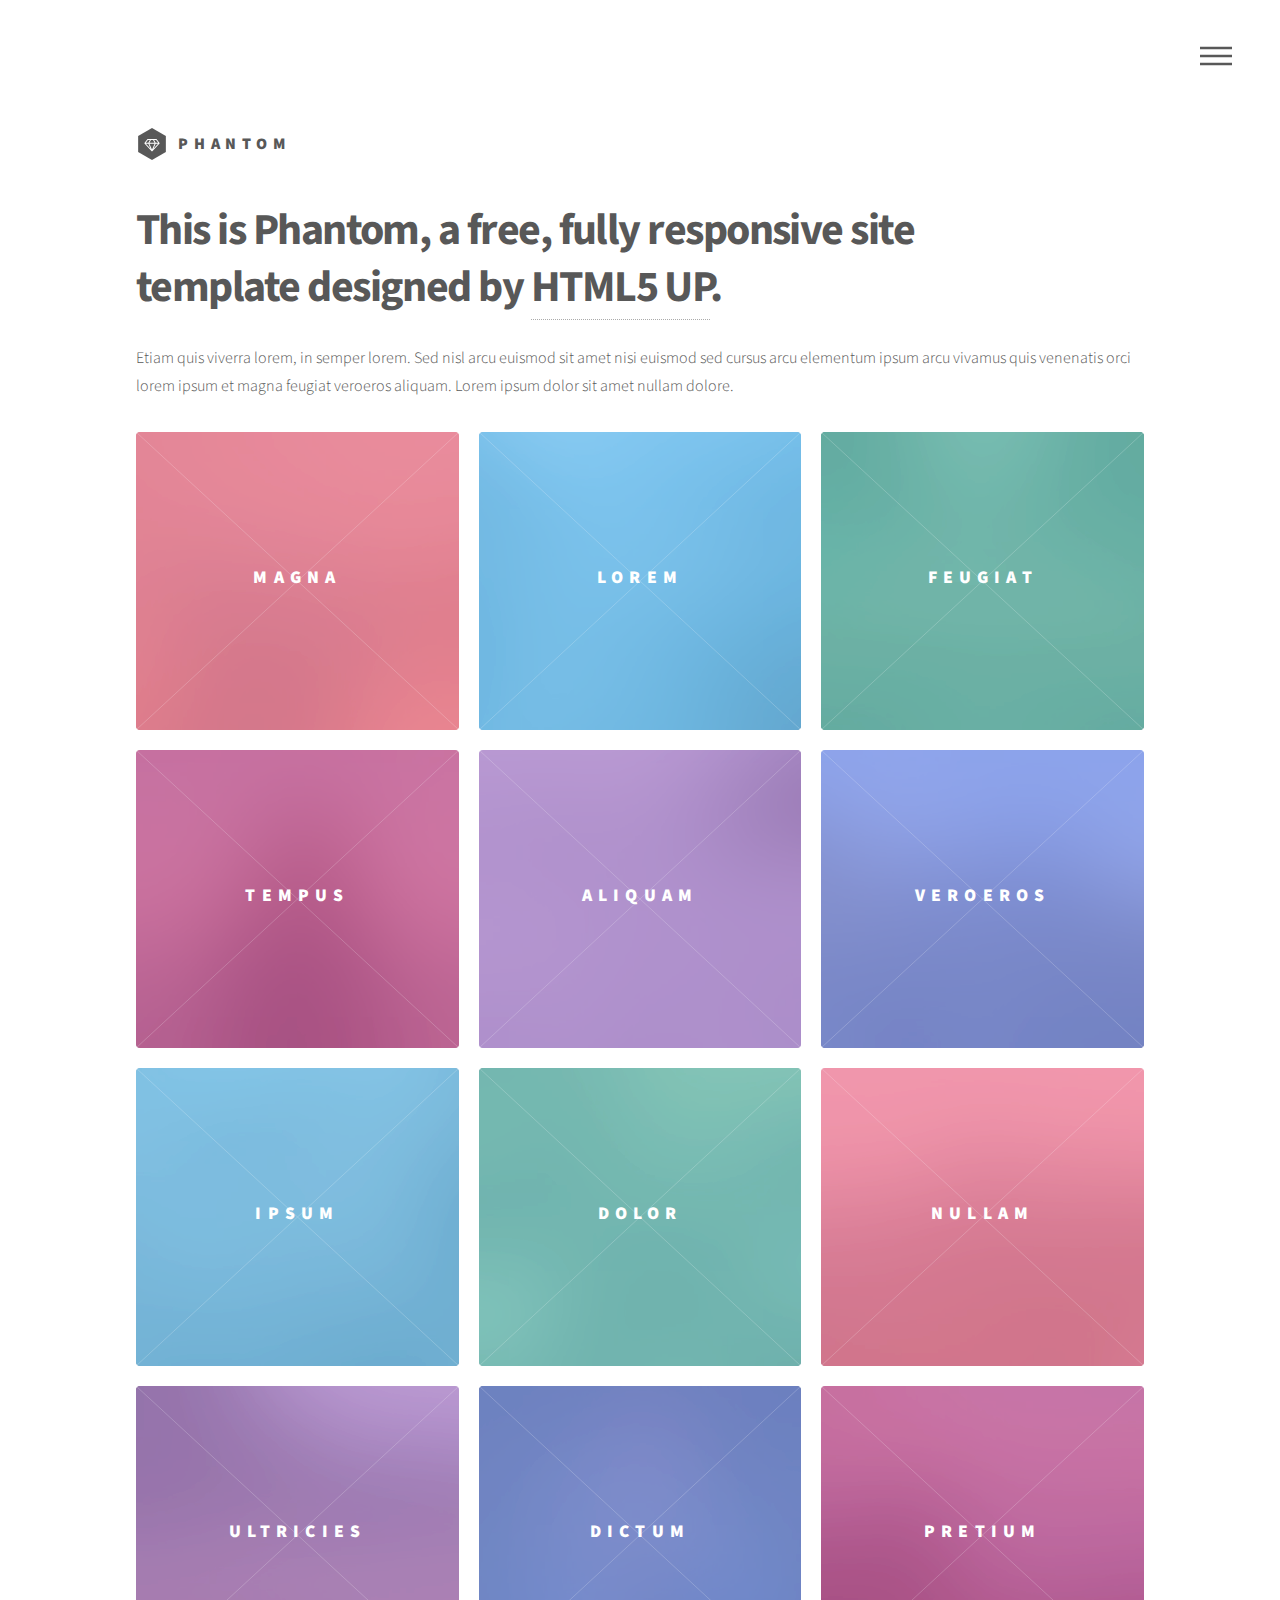
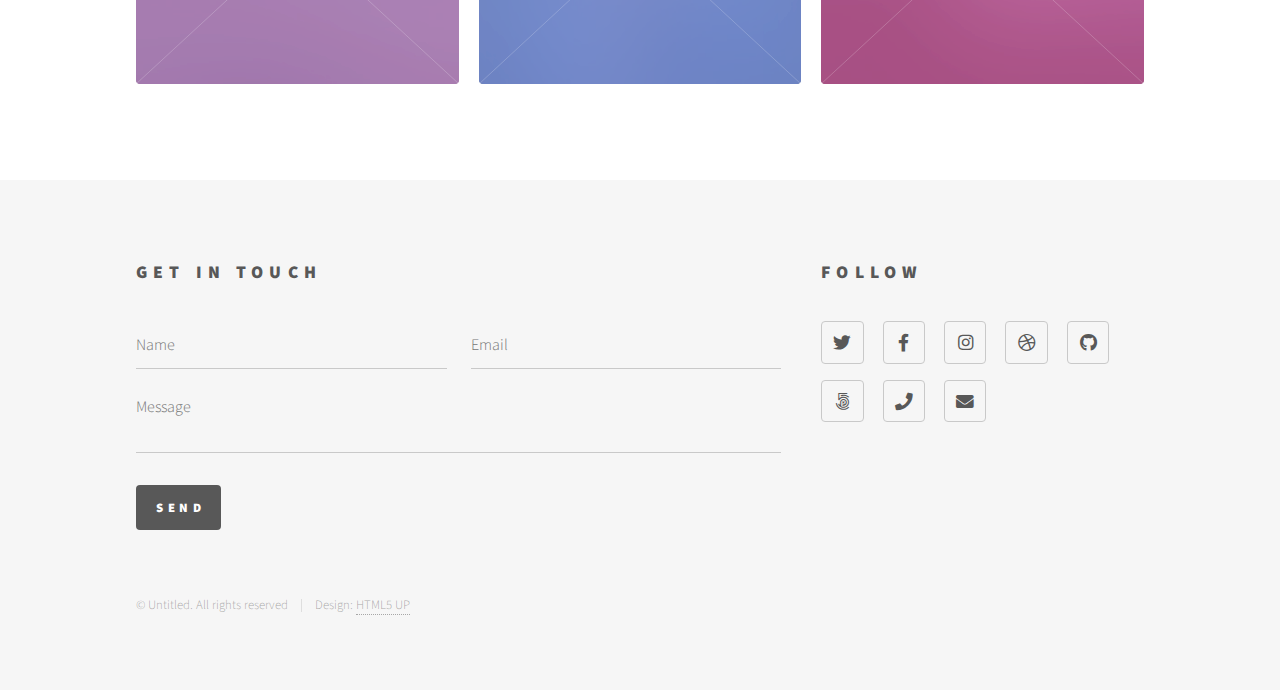
<file: index.html>
<!DOCTYPE HTML>
<!--
	Phantom by HTML5 UP
	html5up.net | @ajlkn
	Free for personal and commercial use under the CCA 3.0 license (html5up.net/license)
-->
<html>
	<head>
		<title>Phantom by HTML5 UP</title>
		<meta charset="utf-8" />
		<meta name="viewport" content="width=device-width, initial-scale=1, user-scalable=no" />
		<link rel="stylesheet" href="assets/css/main.css" />
		<noscript><link rel="stylesheet" href="assets/css/noscript.css" /></noscript>
	</head>
	<body class="is-preload">
		<!-- Wrapper -->
			<div id="wrapper">

				<!-- Header -->
					<header id="header">
						<div class="inner">

							<!-- Logo -->
								<a href="index.html" class="logo">
									<span class="symbol"><img src="images/logo.svg" alt="" /></span><span class="title">Phantom</span>
								</a>

							<!-- Nav -->
								<nav>
									<ul>
										<li><a href="#menu">Menu</a></li>
									</ul>
								</nav>

						</div>
					</header>

				<!-- Menu -->
					<nav id="menu">
						<h2>Menu</h2>
						<ul>
							<li><a href="index.html">Home</a></li>
							<li><a href="generic.html">Ipsum veroeros</a></li>
							<li><a href="generic.html">Tempus etiam</a></li>
							<li><a href="generic.html">Consequat dolor</a></li>
							<li><a href="elements.html">Elements</a></li>
						</ul>
					</nav>

				<!-- Main -->
					<div id="main">
						<div class="inner">
							<header>
								<h1>This is Phantom, a free, fully responsive site<br />
								template designed by <a href="http://html5up.net">HTML5 UP</a>.</h1>
								<p>Etiam quis viverra lorem, in semper lorem. Sed nisl arcu euismod sit amet nisi euismod sed cursus arcu elementum ipsum arcu vivamus quis venenatis orci lorem ipsum et magna feugiat veroeros aliquam. Lorem ipsum dolor sit amet nullam dolore.</p>
							</header>
							<section class="tiles">
								<article class="style1">
									<span class="image">
										<img src="images/pic01.jpg" alt="" />
									</span>
									<a href="generic.html">
										<h2>Magna</h2>
										<div class="content">
											<p>Sed nisl arcu euismod sit amet nisi lorem etiam dolor veroeros et feugiat.</p>
										</div>
									</a>
								</article>
								<article class="style2">
									<span class="image">
										<img src="images/pic02.jpg" alt="" />
									</span>
									<a href="generic.html">
										<h2>Lorem</h2>
										<div class="content">
											<p>Sed nisl arcu euismod sit amet nisi lorem etiam dolor veroeros et feugiat.</p>
										</div>
									</a>
								</article>
								<article class="style3">
									<span class="image">
										<img src="images/pic03.jpg" alt="" />
									</span>
									<a href="generic.html">
										<h2>Feugiat</h2>
										<div class="content">
											<p>Sed nisl arcu euismod sit amet nisi lorem etiam dolor veroeros et feugiat.</p>
										</div>
									</a>
								</article>
								<article class="style4">
									<span class="image">
										<img src="images/pic04.jpg" alt="" />
									</span>
									<a href="generic.html">
										<h2>Tempus</h2>
										<div class="content">
											<p>Sed nisl arcu euismod sit amet nisi lorem etiam dolor veroeros et feugiat.</p>
										</div>
									</a>
								</article>
								<article class="style5">
									<span class="image">
										<img src="images/pic05.jpg" alt="" />
									</span>
									<a href="generic.html">
										<h2>Aliquam</h2>
										<div class="content">
											<p>Sed nisl arcu euismod sit amet nisi lorem etiam dolor veroeros et feugiat.</p>
										</div>
									</a>
								</article>
								<article class="style6">
									<span class="image">
										<img src="images/pic06.jpg" alt="" />
									</span>
									<a href="generic.html">
										<h2>Veroeros</h2>
										<div class="content">
											<p>Sed nisl arcu euismod sit amet nisi lorem etiam dolor veroeros et feugiat.</p>
										</div>
									</a>
								</article>
								<article class="style2">
									<span class="image">
										<img src="images/pic07.jpg" alt="" />
									</span>
									<a href="generic.html">
										<h2>Ipsum</h2>
										<div class="content">
											<p>Sed nisl arcu euismod sit amet nisi lorem etiam dolor veroeros et feugiat.</p>
										</div>
									</a>
								</article>
								<article class="style3">
									<span class="image">
										<img src="images/pic08.jpg" alt="" />
									</span>
									<a href="generic.html">
										<h2>Dolor</h2>
										<div class="content">
											<p>Sed nisl arcu euismod sit amet nisi lorem etiam dolor veroeros et feugiat.</p>
										</div>
									</a>
								</article>
								<article class="style1">
									<span class="image">
										<img src="images/pic09.jpg" alt="" />
									</span>
									<a href="generic.html">
										<h2>Nullam</h2>
										<div class="content">
											<p>Sed nisl arcu euismod sit amet nisi lorem etiam dolor veroeros et feugiat.</p>
										</div>
									</a>
								</article>
								<article class="style5">
									<span class="image">
										<img src="images/pic10.jpg" alt="" />
									</span>
									<a href="generic.html">
										<h2>Ultricies</h2>
										<div class="content">
											<p>Sed nisl arcu euismod sit amet nisi lorem etiam dolor veroeros et feugiat.</p>
										</div>
									</a>
								</article>
								<article class="style6">
									<span class="image">
										<img src="images/pic11.jpg" alt="" />
									</span>
									<a href="generic.html">
										<h2>Dictum</h2>
										<div class="content">
											<p>Sed nisl arcu euismod sit amet nisi lorem etiam dolor veroeros et feugiat.</p>
										</div>
									</a>
								</article>
								<article class="style4">
									<span class="image">
										<img src="images/pic12.jpg" alt="" />
									</span>
									<a href="generic.html">
										<h2>Pretium</h2>
										<div class="content">
											<p>Sed nisl arcu euismod sit amet nisi lorem etiam dolor veroeros et feugiat.</p>
										</div>
									</a>
								</article>
							</section>
						</div>
					</div>

				<!-- Footer -->
					<footer id="footer">
						<div class="inner">
							<section>
								<h2>Get in touch</h2>
								<form method="post" action="#">
									<div class="fields">
										<div class="field half">
											<input type="text" name="name" id="name" placeholder="Name" />
										</div>
										<div class="field half">
											<input type="email" name="email" id="email" placeholder="Email" />
										</div>
										<div class="field">
											<textarea name="message" id="message" placeholder="Message"></textarea>
										</div>
									</div>
									<ul class="actions">
										<li><input type="submit" value="Send" class="primary" /></li>
									</ul>
								</form>
							</section>
							<section>
								<h2>Follow</h2>
								<ul class="icons">
									<li><a href="#" class="icon brands style2 fa-twitter"><span class="label">Twitter</span></a></li>
									<li><a href="#" class="icon brands style2 fa-facebook-f"><span class="label">Facebook</span></a></li>
									<li><a href="#" class="icon brands style2 fa-instagram"><span class="label">Instagram</span></a></li>
									<li><a href="#" class="icon brands style2 fa-dribbble"><span class="label">Dribbble</span></a></li>
									<li><a href="#" class="icon brands style2 fa-github"><span class="label">GitHub</span></a></li>
									<li><a href="#" class="icon brands style2 fa-500px"><span class="label">500px</span></a></li>
									<li><a href="#" class="icon solid style2 fa-phone"><span class="label">Phone</span></a></li>
									<li><a href="#" class="icon solid style2 fa-envelope"><span class="label">Email</span></a></li>
								</ul>
							</section>
							<ul class="copyright">
								<li>&copy; Untitled. All rights reserved</li><li>Design: <a href="http://html5up.net">HTML5 UP</a></li>
							</ul>
						</div>
					</footer>

			</div>

		<!-- Scripts -->
			<script src="assets/js/jquery.min.js"></script>
			<script src="assets/js/browser.min.js"></script>
			<script src="assets/js/breakpoints.min.js"></script>
			<script src="assets/js/util.js"></script>
			<script src="assets/js/main.js"></script>

	</body>
</html>
</file>
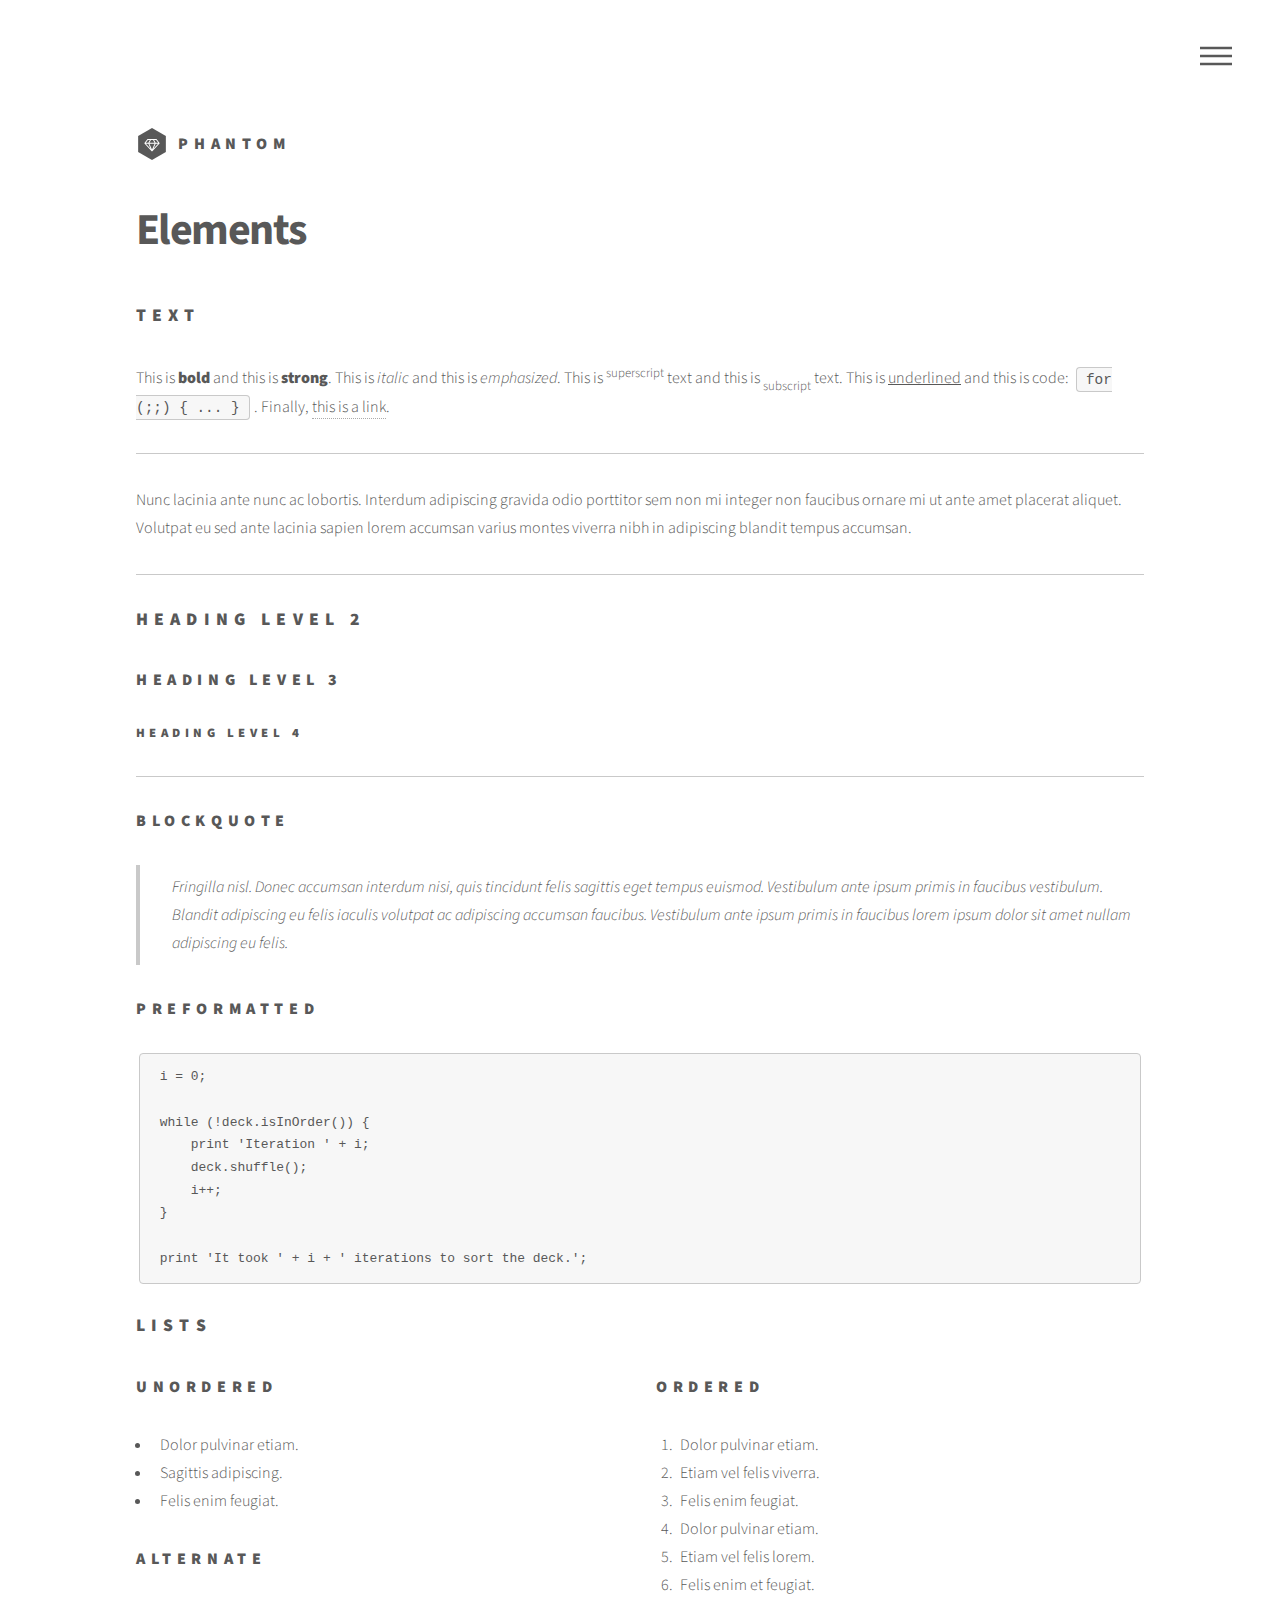
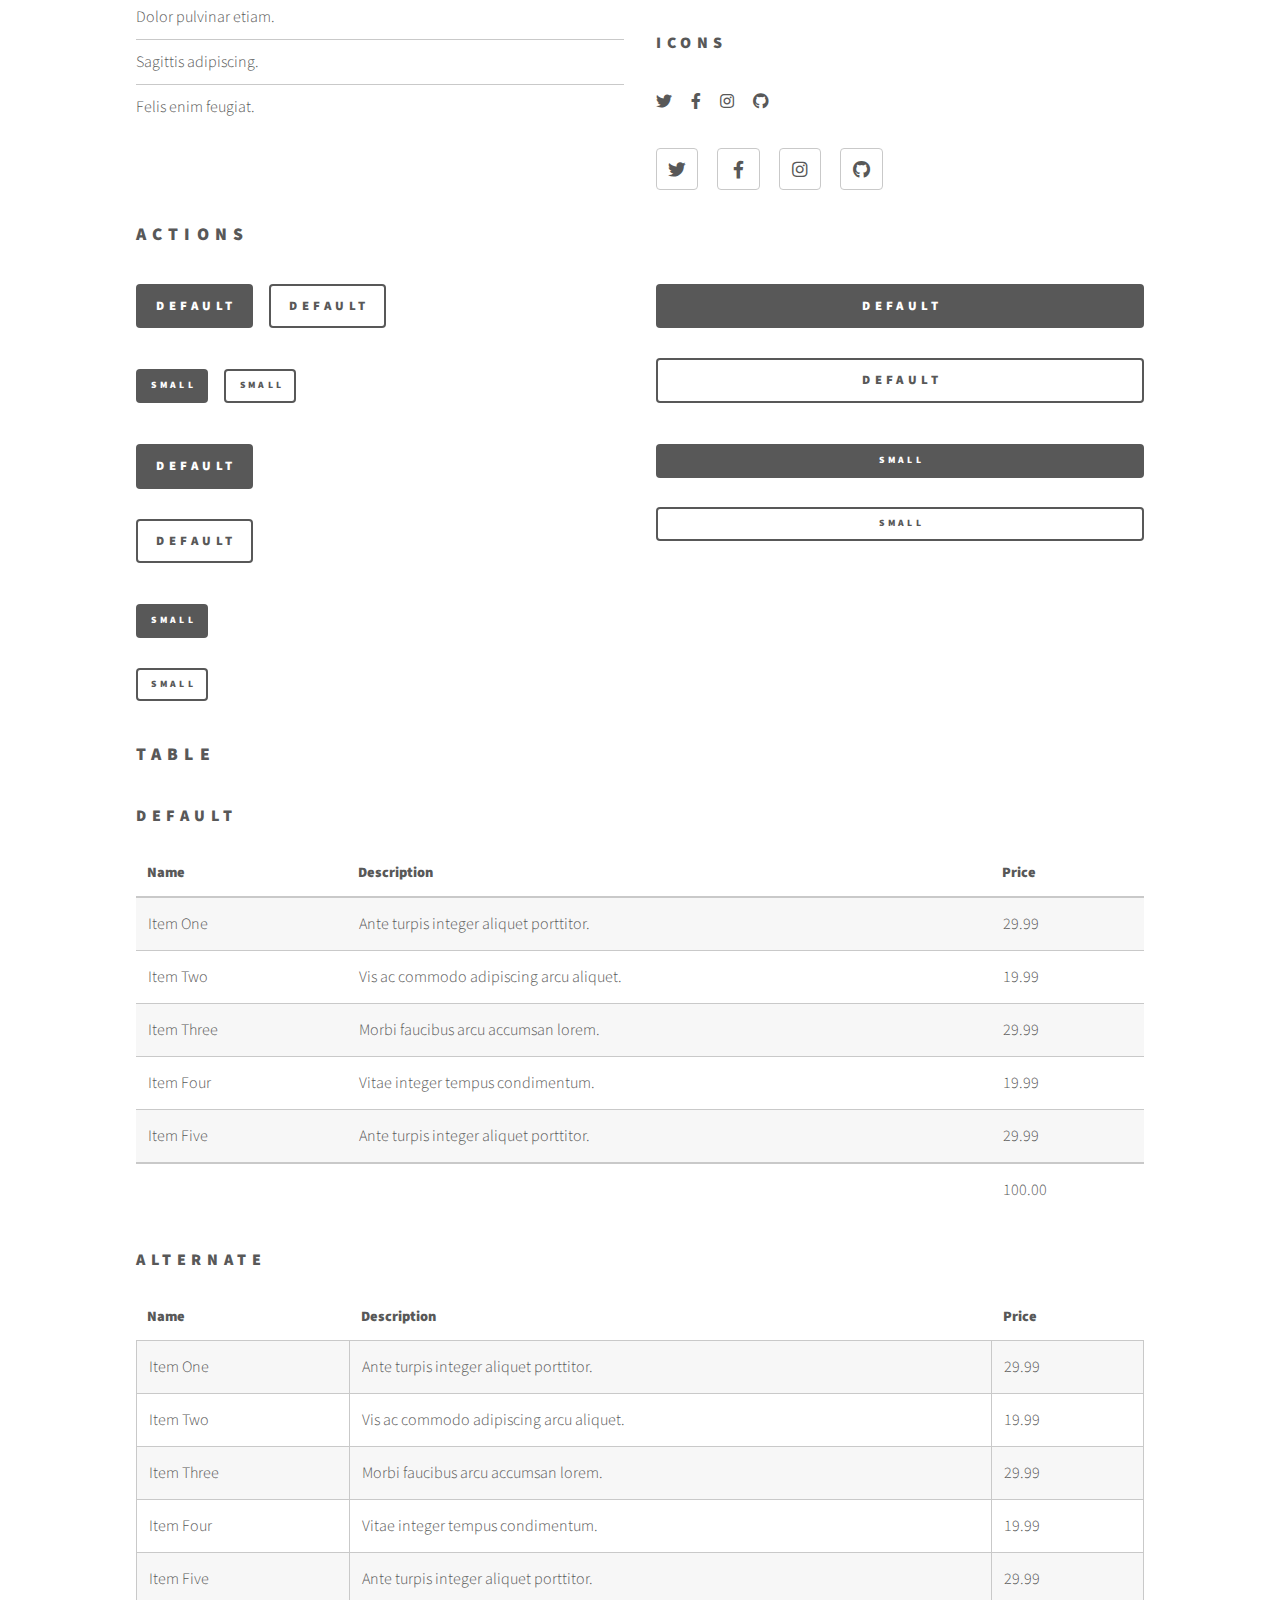
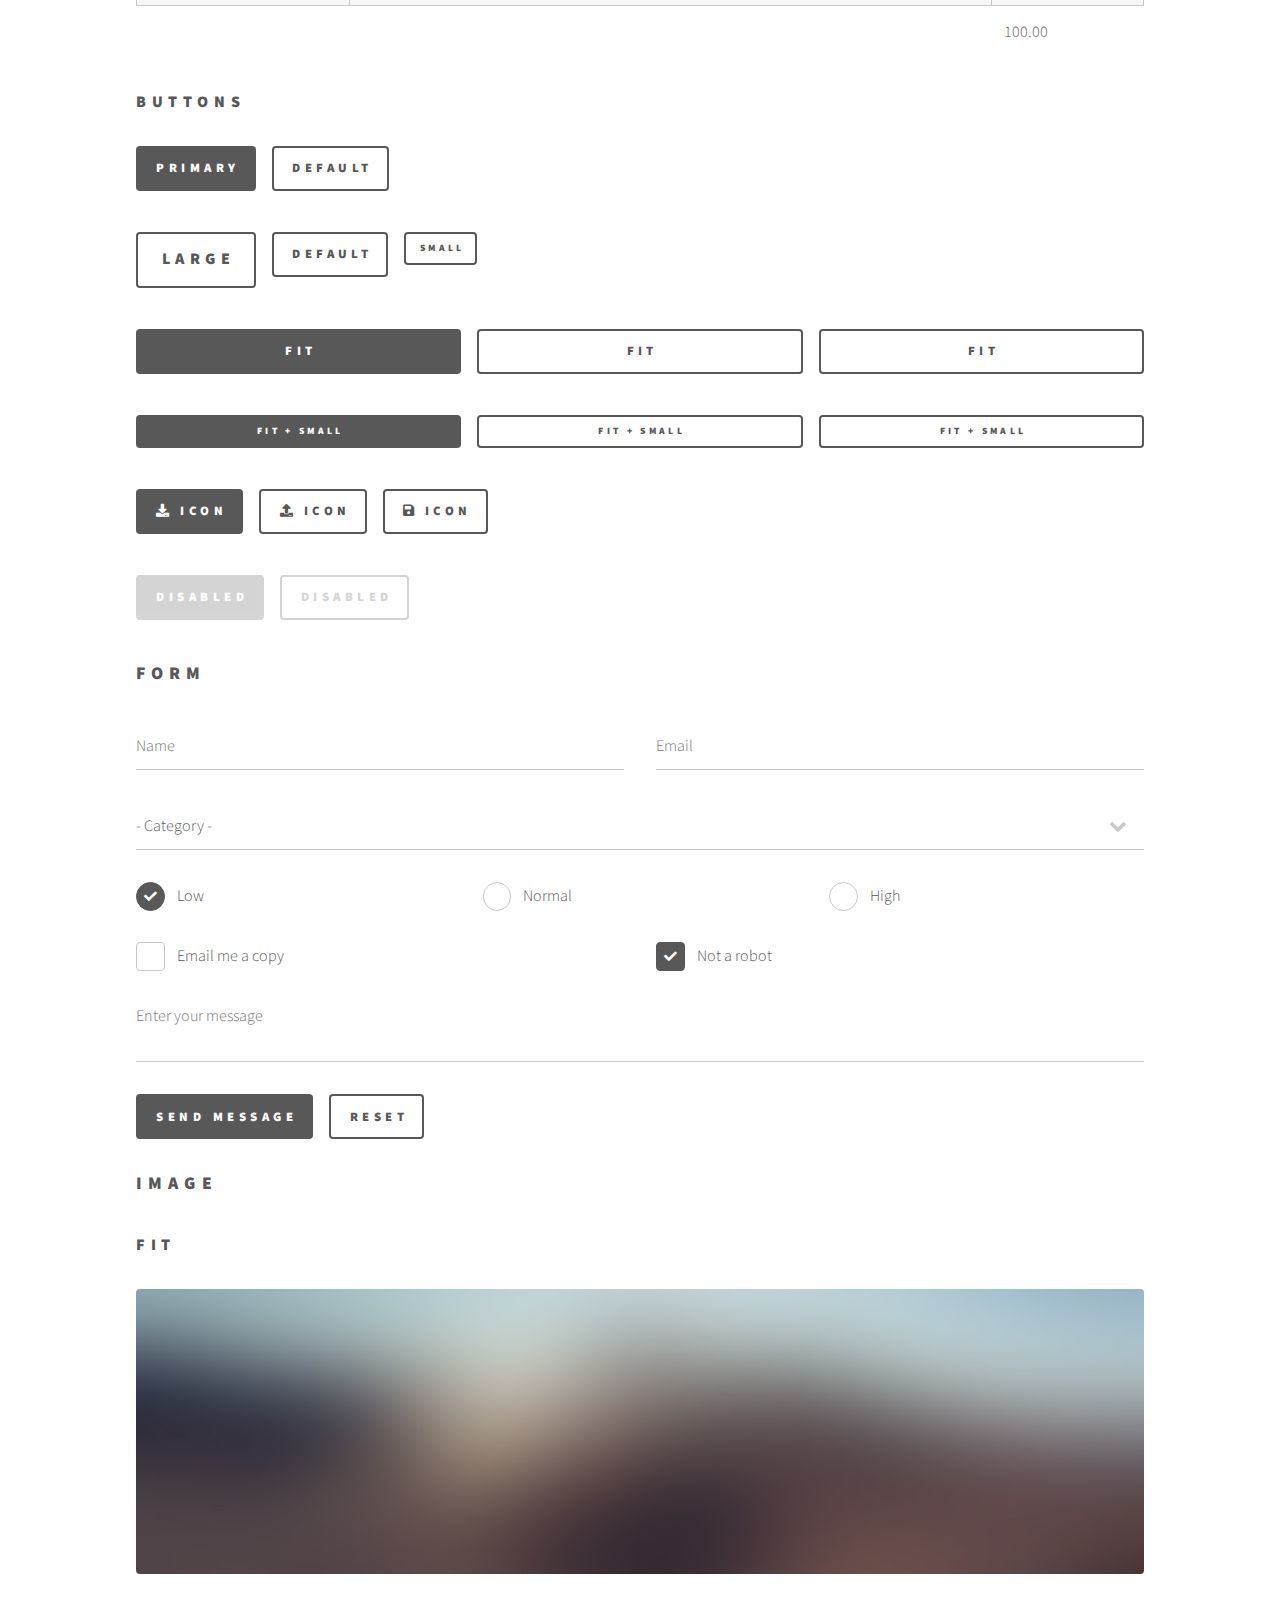
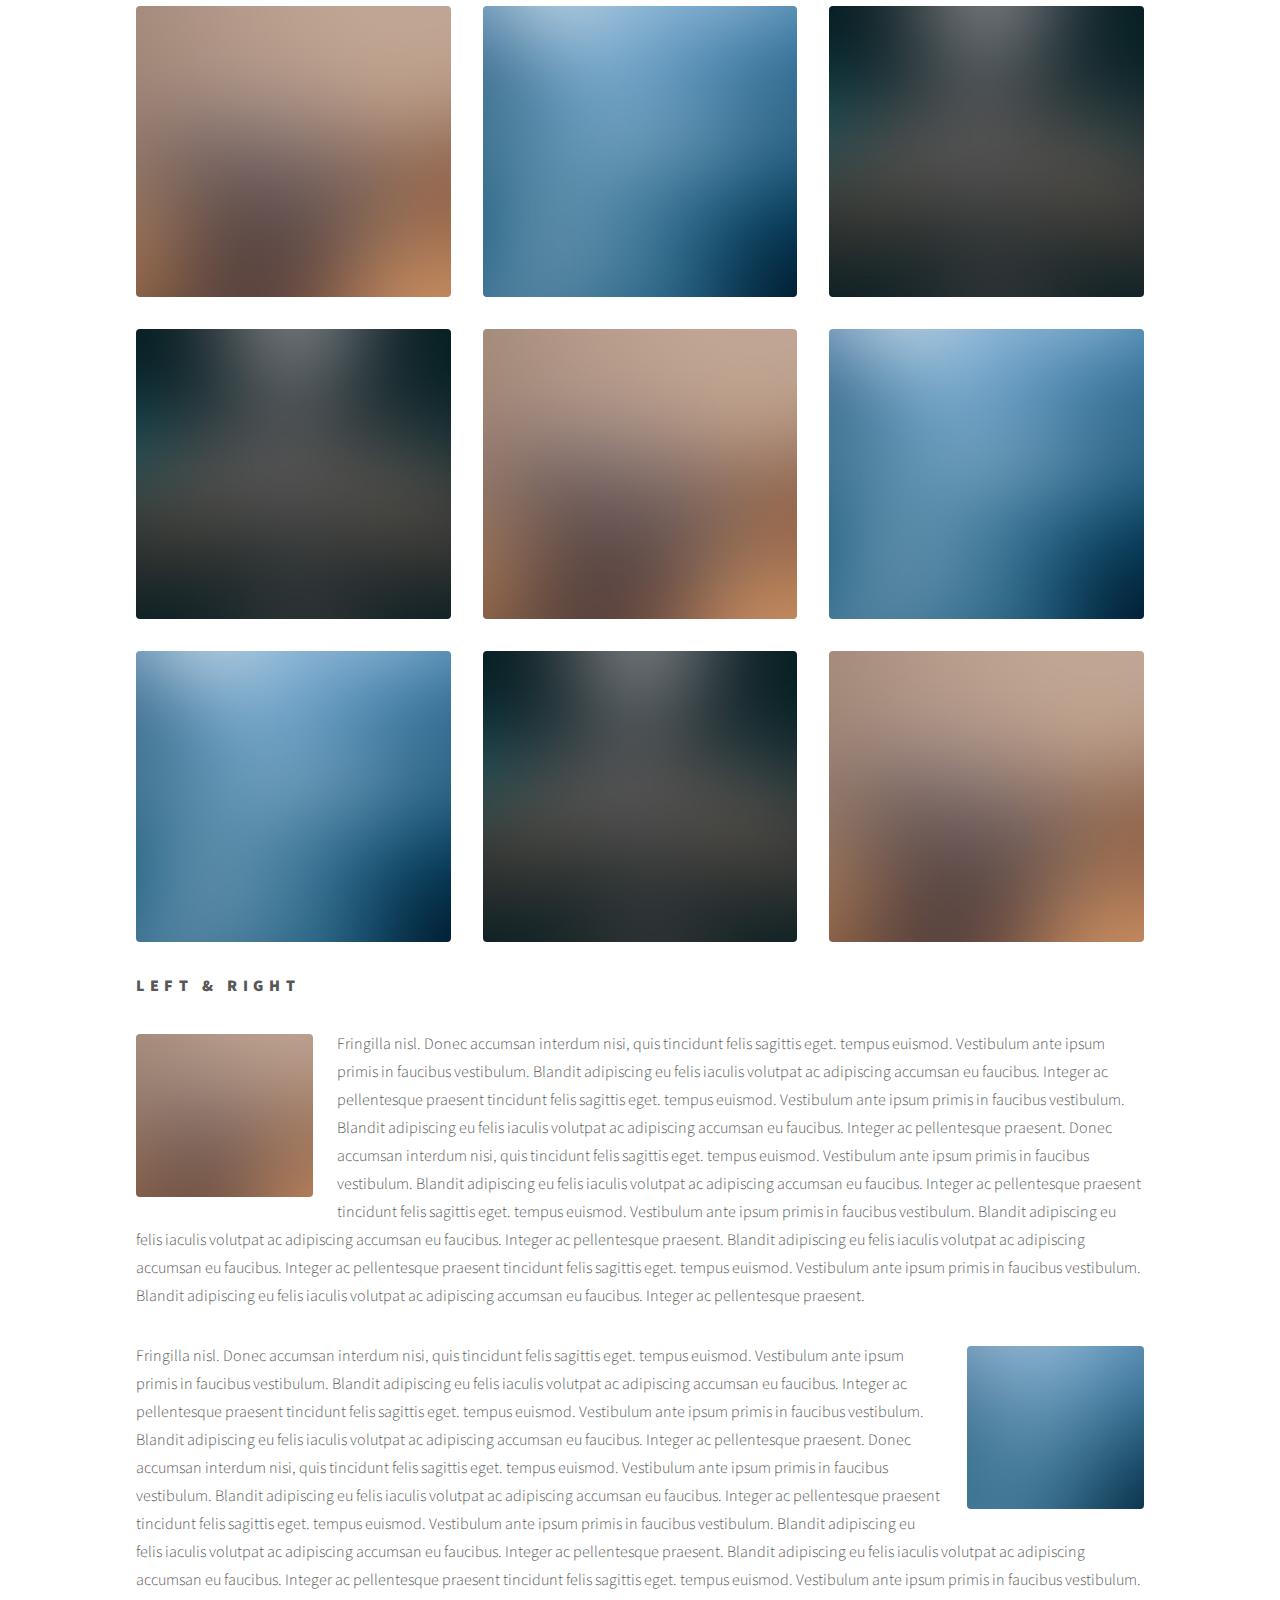
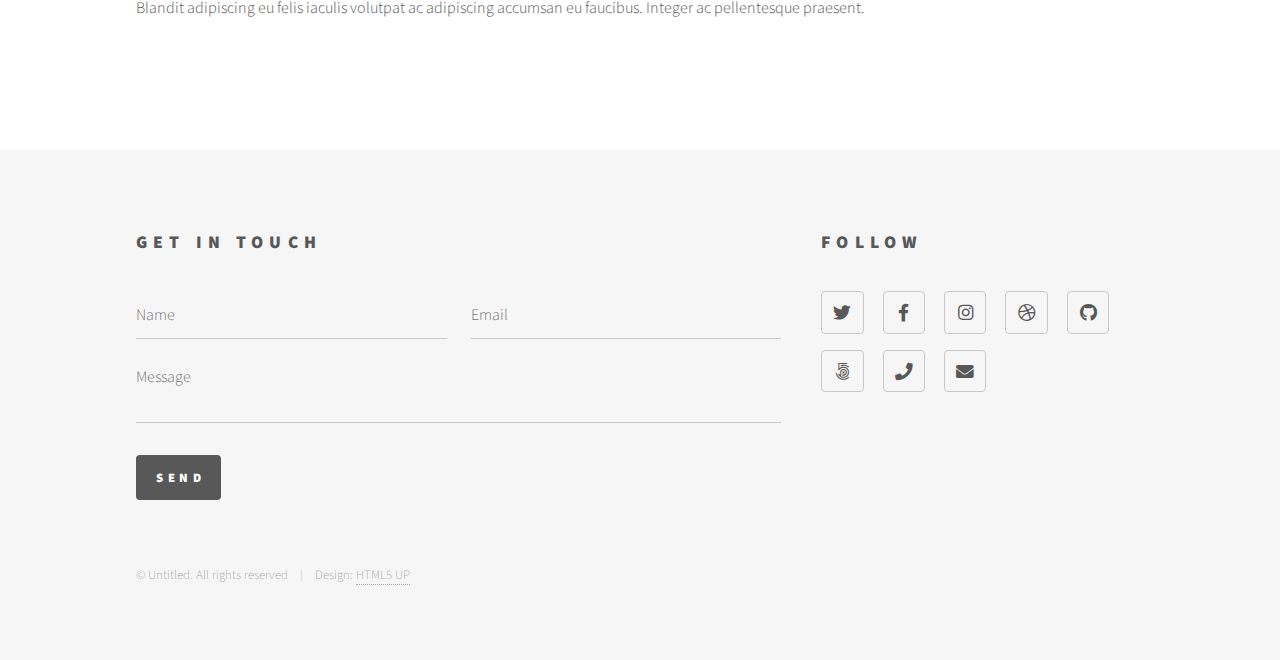
<file: elements.html>
<!DOCTYPE HTML>
<!--
	Phantom by HTML5 UP
	html5up.net | @ajlkn
	Free for personal and commercial use under the CCA 3.0 license (html5up.net/license)
-->
<html>
	<head>
		<title>Elements - Phantom by HTML5 UP</title>
		<meta charset="utf-8" />
		<meta name="viewport" content="width=device-width, initial-scale=1, user-scalable=no" />
		<link rel="stylesheet" href="assets/css/main.css" />
		<noscript><link rel="stylesheet" href="assets/css/noscript.css" /></noscript>
	</head>
	<body class="is-preload">
		<!-- Wrapper -->
			<div id="wrapper">

				<!-- Header -->
					<header id="header">
						<div class="inner">

							<!-- Logo -->
								<a href="index.html" class="logo">
									<span class="symbol"><img src="images/logo.svg" alt="" /></span><span class="title">Phantom</span>
								</a>

							<!-- Nav -->
								<nav>
									<ul>
										<li><a href="#menu">Menu</a></li>
									</ul>
								</nav>

						</div>
					</header>

				<!-- Menu -->
					<nav id="menu">
						<h2>Menu</h2>
						<ul>
							<li><a href="index.html">Home</a></li>
							<li><a href="generic.html">Ipsum veroeros</a></li>
							<li><a href="generic.html">Tempus etiam</a></li>
							<li><a href="generic.html">Consequat dolor</a></li>
							<li><a href="elements.html">Elements</a></li>
						</ul>
					</nav>

				<!-- Main -->
					<div id="main">
						<div class="inner">
							<h1>Elements</h1>

							<!-- Text -->
								<section>
									<h2>Text</h2>
									<p>This is <b>bold</b> and this is <strong>strong</strong>. This is <i>italic</i> and this is <em>emphasized</em>.
									This is <sup>superscript</sup> text and this is <sub>subscript</sub> text.
									This is <u>underlined</u> and this is code: <code>for (;;) { ... }</code>. Finally, <a href="#">this is a link</a>.</p>
									<hr />
									<p>Nunc lacinia ante nunc ac lobortis. Interdum adipiscing gravida odio porttitor sem non mi integer non faucibus ornare mi ut ante amet placerat aliquet. Volutpat eu sed ante lacinia sapien lorem accumsan varius montes viverra nibh in adipiscing blandit tempus accumsan.</p>
									<hr />
									<h2>Heading Level 2</h2>
									<h3>Heading Level 3</h3>
									<h4>Heading Level 4</h4>
									<hr />
									<h3>Blockquote</h3>
									<blockquote>Fringilla nisl. Donec accumsan interdum nisi, quis tincidunt felis sagittis eget tempus euismod. Vestibulum ante ipsum primis in faucibus vestibulum. Blandit adipiscing eu felis iaculis volutpat ac adipiscing accumsan faucibus. Vestibulum ante ipsum primis in faucibus lorem ipsum dolor sit amet nullam adipiscing eu felis.</blockquote>
									<h3>Preformatted</h3>
									<pre><code>i = 0;

while (!deck.isInOrder()) {
    print 'Iteration ' + i;
    deck.shuffle();
    i++;
}

print 'It took ' + i + ' iterations to sort the deck.';</code></pre>
								</section>

							<!-- Lists -->
								<section>
									<h2>Lists</h2>
									<div class="row">
										<div class="col-6 col-12-medium">
											<h3>Unordered</h3>
											<ul>
												<li>Dolor pulvinar etiam.</li>
												<li>Sagittis adipiscing.</li>
												<li>Felis enim feugiat.</li>
											</ul>
											<h3>Alternate</h3>
											<ul class="alt">
												<li>Dolor pulvinar etiam.</li>
												<li>Sagittis adipiscing.</li>
												<li>Felis enim feugiat.</li>
											</ul>
										</div>
										<div class="col-6 col-12-medium">
											<h3>Ordered</h3>
											<ol>
												<li>Dolor pulvinar etiam.</li>
												<li>Etiam vel felis viverra.</li>
												<li>Felis enim feugiat.</li>
												<li>Dolor pulvinar etiam.</li>
												<li>Etiam vel felis lorem.</li>
												<li>Felis enim et feugiat.</li>
											</ol>
											<h3>Icons</h3>
											<ul class="icons">
												<li><a href="#" class="icon brands style1 fa-twitter"><span class="label">Twitter</span></a></li>
												<li><a href="#" class="icon brands style1 fa-facebook-f"><span class="label">Facebook</span></a></li>
												<li><a href="#" class="icon brands style1 fa-instagram"><span class="label">Instagram</span></a></li>
												<li><a href="#" class="icon brands style1 fa-github"><span class="label">Github</span></a></li>
											</ul>
											<ul class="icons">
												<li><a href="#" class="icon brands style2 fa-twitter"><span class="label">Twitter</span></a></li>
												<li><a href="#" class="icon brands style2 fa-facebook-f"><span class="label">Facebook</span></a></li>
												<li><a href="#" class="icon brands style2 fa-instagram"><span class="label">Instagram</span></a></li>
												<li><a href="#" class="icon brands style2 fa-github"><span class="label">Github</span></a></li>
											</ul>
										</div>
									</div>
									<h2>Actions</h2>
									<div class="row">
										<div class="col-6 col-12-medium">
											<ul class="actions">
												<li><a href="#" class="button primary">Default</a></li>
												<li><a href="#" class="button">Default</a></li>
											</ul>
											<ul class="actions small">
												<li><a href="#" class="button primary small">Small</a></li>
												<li><a href="#" class="button small">Small</a></li>
											</ul>
											<ul class="actions stacked">
												<li><a href="#" class="button primary">Default</a></li>
												<li><a href="#" class="button">Default</a></li>
											</ul>
											<ul class="actions stacked">
												<li><a href="#" class="button primary small">Small</a></li>
												<li><a href="#" class="button small">Small</a></li>
											</ul>
										</div>
										<div class="col-6 col-12-medium">
											<ul class="actions stacked">
												<li><a href="#" class="button primary fit">Default</a></li>
												<li><a href="#" class="button fit">Default</a></li>
											</ul>
											<ul class="actions stacked">
												<li><a href="#" class="button primary small fit">Small</a></li>
												<li><a href="#" class="button small fit">Small</a></li>
											</ul>
										</div>
									</div>
								</section>

							<!-- Table -->
								<section>
									<h2>Table</h2>
									<h3>Default</h3>
									<div class="table-wrapper">
										<table>
											<thead>
												<tr>
													<th>Name</th>
													<th>Description</th>
													<th>Price</th>
												</tr>
											</thead>
											<tbody>
												<tr>
													<td>Item One</td>
													<td>Ante turpis integer aliquet porttitor.</td>
													<td>29.99</td>
												</tr>
												<tr>
													<td>Item Two</td>
													<td>Vis ac commodo adipiscing arcu aliquet.</td>
													<td>19.99</td>
												</tr>
												<tr>
													<td>Item Three</td>
													<td> Morbi faucibus arcu accumsan lorem.</td>
													<td>29.99</td>
												</tr>
												<tr>
													<td>Item Four</td>
													<td>Vitae integer tempus condimentum.</td>
													<td>19.99</td>
												</tr>
												<tr>
													<td>Item Five</td>
													<td>Ante turpis integer aliquet porttitor.</td>
													<td>29.99</td>
												</tr>
											</tbody>
											<tfoot>
												<tr>
													<td colspan="2"></td>
													<td>100.00</td>
												</tr>
											</tfoot>
										</table>
									</div>

									<h3>Alternate</h3>
									<div class="table-wrapper">
										<table class="alt">
											<thead>
												<tr>
													<th>Name</th>
													<th>Description</th>
													<th>Price</th>
												</tr>
											</thead>
											<tbody>
												<tr>
													<td>Item One</td>
													<td>Ante turpis integer aliquet porttitor.</td>
													<td>29.99</td>
												</tr>
												<tr>
													<td>Item Two</td>
													<td>Vis ac commodo adipiscing arcu aliquet.</td>
													<td>19.99</td>
												</tr>
												<tr>
													<td>Item Three</td>
													<td> Morbi faucibus arcu accumsan lorem.</td>
													<td>29.99</td>
												</tr>
												<tr>
													<td>Item Four</td>
													<td>Vitae integer tempus condimentum.</td>
													<td>19.99</td>
												</tr>
												<tr>
													<td>Item Five</td>
													<td>Ante turpis integer aliquet porttitor.</td>
													<td>29.99</td>
												</tr>
											</tbody>
											<tfoot>
												<tr>
													<td colspan="2"></td>
													<td>100.00</td>
												</tr>
											</tfoot>
										</table>
									</div>
								</section>

							<!-- Buttons -->
								<section>
									<h3>Buttons</h3>
									<ul class="actions">
										<li><a href="#" class="button primary">Primary</a></li>
										<li><a href="#" class="button">Default</a></li>
									</ul>
									<ul class="actions">
										<li><a href="#" class="button large">Large</a></li>
										<li><a href="#" class="button">Default</a></li>
										<li><a href="#" class="button small">Small</a></li>
									</ul>
									<ul class="actions fit">
										<li><a href="#" class="button primary fit">Fit</a></li>
										<li><a href="#" class="button fit">Fit</a></li>
										<li><a href="#" class="button fit">Fit</a></li>
									</ul>
									<ul class="actions fit small">
										<li><a href="#" class="button primary fit small">Fit + Small</a></li>
										<li><a href="#" class="button fit small">Fit + Small</a></li>
										<li><a href="#" class="button fit small">Fit + Small</a></li>
									</ul>
									<ul class="actions">
										<li><a href="#" class="button primary icon solid fa-download">Icon</a></li>
										<li><a href="#" class="button icon solid fa-upload">Icon</a></li>
										<li><a href="#" class="button icon solid fa-save">Icon</a></li>
									</ul>
									<ul class="actions">
										<li><span class="button primary disabled">Disabled</span></li>
										<li><span class="button disabled">Disabled</span></li>
									</ul>
								</section>

							<!-- Form -->
								<section>
									<h2>Form</h2>
									<form method="post" action="#">
										<div class="row gtr-uniform">
											<div class="col-6 col-12-xsmall">
												<input type="text" name="demo-name" id="demo-name" value="" placeholder="Name" />
											</div>
											<div class="col-6 col-12-xsmall">
												<input type="email" name="demo-email" id="demo-email" value="" placeholder="Email" />
											</div>
											<div class="col-12">
												<select name="demo-category" id="demo-category">
													<option value="">- Category -</option>
													<option value="1">Manufacturing</option>
													<option value="1">Shipping</option>
													<option value="1">Administration</option>
													<option value="1">Human Resources</option>
												</select>
											</div>
											<div class="col-4 col-12-small">
												<input type="radio" id="demo-priority-low" name="demo-priority" checked>
												<label for="demo-priority-low">Low</label>
											</div>
											<div class="col-4 col-12-small">
												<input type="radio" id="demo-priority-normal" name="demo-priority">
												<label for="demo-priority-normal">Normal</label>
											</div>
											<div class="col-4 col-12-small">
												<input type="radio" id="demo-priority-high" name="demo-priority">
												<label for="demo-priority-high">High</label>
											</div>
											<div class="col-6 col-12-small">
												<input type="checkbox" id="demo-copy" name="demo-copy">
												<label for="demo-copy">Email me a copy</label>
											</div>
											<div class="col-6 col-12-small">
												<input type="checkbox" id="demo-human" name="demo-human" checked>
												<label for="demo-human">Not a robot</label>
											</div>
											<div class="col-12">
												<textarea name="demo-message" id="demo-message" placeholder="Enter your message" rows="6"></textarea>
											</div>
											<div class="col-12">
												<ul class="actions">
													<li><input type="submit" value="Send Message" class="primary" /></li>
													<li><input type="reset" value="Reset" /></li>
												</ul>
											</div>
										</div>
									</form>
								</section>

							<!-- Image -->
								<section>
									<h2>Image</h2>
									<h3>Fit</h3>
									<div class="box alt">
										<div class="row gtr-uniform">
											<div class="col-12"><span class="image fit"><img src="images/pic13.jpg" alt="" /></span></div>
											<div class="col-4"><span class="image fit"><img src="images/pic01.jpg" alt="" /></span></div>
											<div class="col-4"><span class="image fit"><img src="images/pic02.jpg" alt="" /></span></div>
											<div class="col-4"><span class="image fit"><img src="images/pic03.jpg" alt="" /></span></div>
											<div class="col-4"><span class="image fit"><img src="images/pic03.jpg" alt="" /></span></div>
											<div class="col-4"><span class="image fit"><img src="images/pic01.jpg" alt="" /></span></div>
											<div class="col-4"><span class="image fit"><img src="images/pic02.jpg" alt="" /></span></div>
											<div class="col-4"><span class="image fit"><img src="images/pic02.jpg" alt="" /></span></div>
											<div class="col-4"><span class="image fit"><img src="images/pic03.jpg" alt="" /></span></div>
											<div class="col-4"><span class="image fit"><img src="images/pic01.jpg" alt="" /></span></div>
										</div>
									</div>
									<h3>Left &amp; Right</h3>
									<p><span class="image left"><img src="images/pic14.jpg" alt="" /></span>Fringilla nisl. Donec accumsan interdum nisi, quis tincidunt felis sagittis eget. tempus euismod. Vestibulum ante ipsum primis in faucibus vestibulum. Blandit adipiscing eu felis iaculis volutpat ac adipiscing accumsan eu faucibus. Integer ac pellentesque praesent tincidunt felis sagittis eget. tempus euismod. Vestibulum ante ipsum primis in faucibus vestibulum. Blandit adipiscing eu felis iaculis volutpat ac adipiscing accumsan eu faucibus. Integer ac pellentesque praesent. Donec accumsan interdum nisi, quis tincidunt felis sagittis eget. tempus euismod. Vestibulum ante ipsum primis in faucibus vestibulum. Blandit adipiscing eu felis iaculis volutpat ac adipiscing accumsan eu faucibus. Integer ac pellentesque praesent tincidunt felis sagittis eget. tempus euismod. Vestibulum ante ipsum primis in faucibus vestibulum. Blandit adipiscing eu felis iaculis volutpat ac adipiscing accumsan eu faucibus. Integer ac pellentesque praesent. Blandit adipiscing eu felis iaculis volutpat ac adipiscing accumsan eu faucibus. Integer ac pellentesque praesent tincidunt felis sagittis eget. tempus euismod. Vestibulum ante ipsum primis in faucibus vestibulum. Blandit adipiscing eu felis iaculis volutpat ac adipiscing accumsan eu faucibus. Integer ac pellentesque praesent.</p>
									<p><span class="image right"><img src="images/pic15.jpg" alt="" /></span>Fringilla nisl. Donec accumsan interdum nisi, quis tincidunt felis sagittis eget. tempus euismod. Vestibulum ante ipsum primis in faucibus vestibulum. Blandit adipiscing eu felis iaculis volutpat ac adipiscing accumsan eu faucibus. Integer ac pellentesque praesent tincidunt felis sagittis eget. tempus euismod. Vestibulum ante ipsum primis in faucibus vestibulum. Blandit adipiscing eu felis iaculis volutpat ac adipiscing accumsan eu faucibus. Integer ac pellentesque praesent. Donec accumsan interdum nisi, quis tincidunt felis sagittis eget. tempus euismod. Vestibulum ante ipsum primis in faucibus vestibulum. Blandit adipiscing eu felis iaculis volutpat ac adipiscing accumsan eu faucibus. Integer ac pellentesque praesent tincidunt felis sagittis eget. tempus euismod. Vestibulum ante ipsum primis in faucibus vestibulum. Blandit adipiscing eu felis iaculis volutpat ac adipiscing accumsan eu faucibus. Integer ac pellentesque praesent. Blandit adipiscing eu felis iaculis volutpat ac adipiscing accumsan eu faucibus. Integer ac pellentesque praesent tincidunt felis sagittis eget. tempus euismod. Vestibulum ante ipsum primis in faucibus vestibulum. Blandit adipiscing eu felis iaculis volutpat ac adipiscing accumsan eu faucibus. Integer ac pellentesque praesent.</p>
								</section>

						</div>
					</div>

				<!-- Footer -->
					<footer id="footer">
						<div class="inner">
							<section>
								<h2>Get in touch</h2>
								<form method="post" action="#">
									<div class="fields">
										<div class="field half">
											<input type="text" name="name" id="name" placeholder="Name" />
										</div>
										<div class="field half">
											<input type="email" name="email" id="email" placeholder="Email" />
										</div>
										<div class="field">
											<textarea name="message" id="message" placeholder="Message"></textarea>
										</div>
									</div>
									<ul class="actions">
										<li><input type="submit" value="Send" class="primary" /></li>
									</ul>
								</form>
							</section>
							<section>
								<h2>Follow</h2>
								<ul class="icons">
									<li><a href="#" class="icon brands style2 fa-twitter"><span class="label">Twitter</span></a></li>
									<li><a href="#" class="icon brands style2 fa-facebook-f"><span class="label">Facebook</span></a></li>
									<li><a href="#" class="icon brands style2 fa-instagram"><span class="label">Instagram</span></a></li>
									<li><a href="#" class="icon brands style2 fa-dribbble"><span class="label">Dribbble</span></a></li>
									<li><a href="#" class="icon brands style2 fa-github"><span class="label">GitHub</span></a></li>
									<li><a href="#" class="icon brands style2 fa-500px"><span class="label">500px</span></a></li>
									<li><a href="#" class="icon solid style2 fa-phone"><span class="label">Phone</span></a></li>
									<li><a href="#" class="icon solid style2 fa-envelope"><span class="label">Email</span></a></li>
								</ul>
							</section>
							<ul class="copyright">
								<li>&copy; Untitled. All rights reserved</li><li>Design: <a href="http://html5up.net">HTML5 UP</a></li>
							</ul>
						</div>
					</footer>

			</div>

		<!-- Scripts -->
			<script src="assets/js/jquery.min.js"></script>
			<script src="assets/js/browser.min.js"></script>
			<script src="assets/js/breakpoints.min.js"></script>
			<script src="assets/js/util.js"></script>
			<script src="assets/js/main.js"></script>

	</body>
</html>
</file>
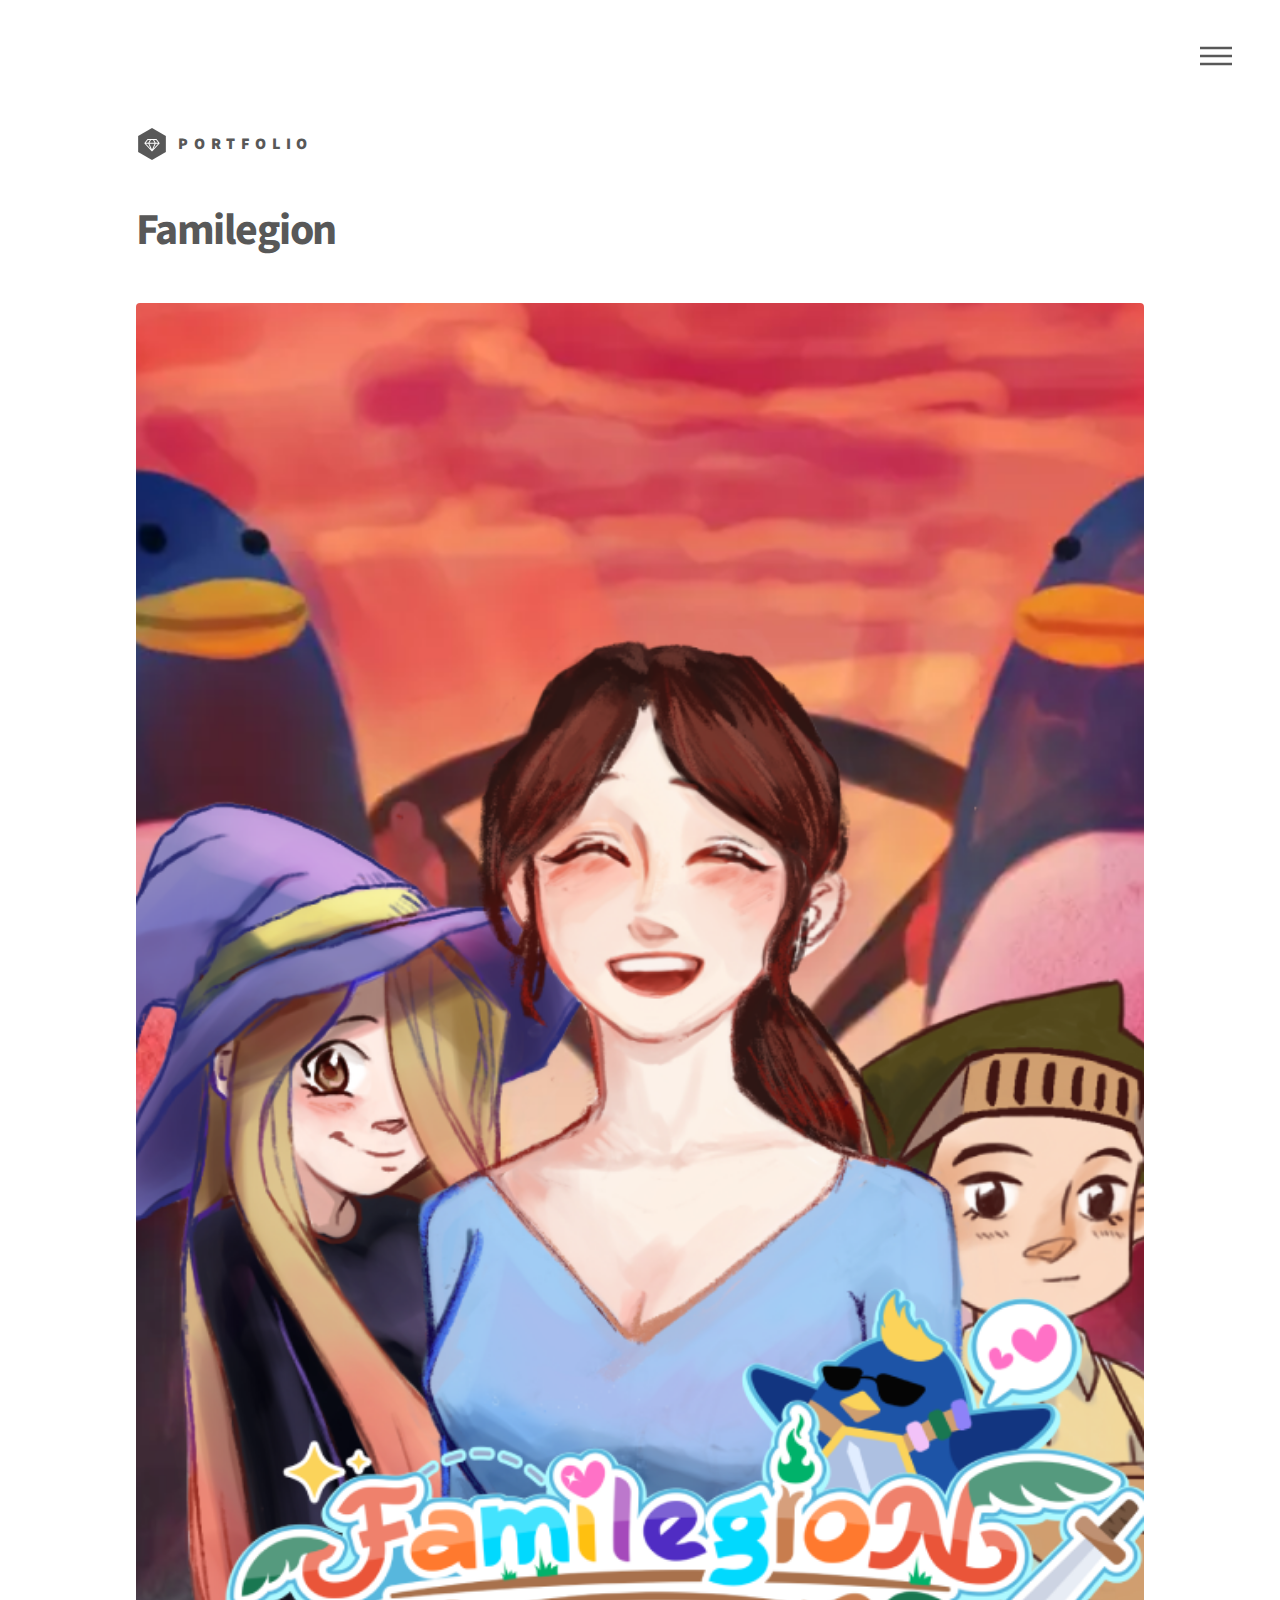
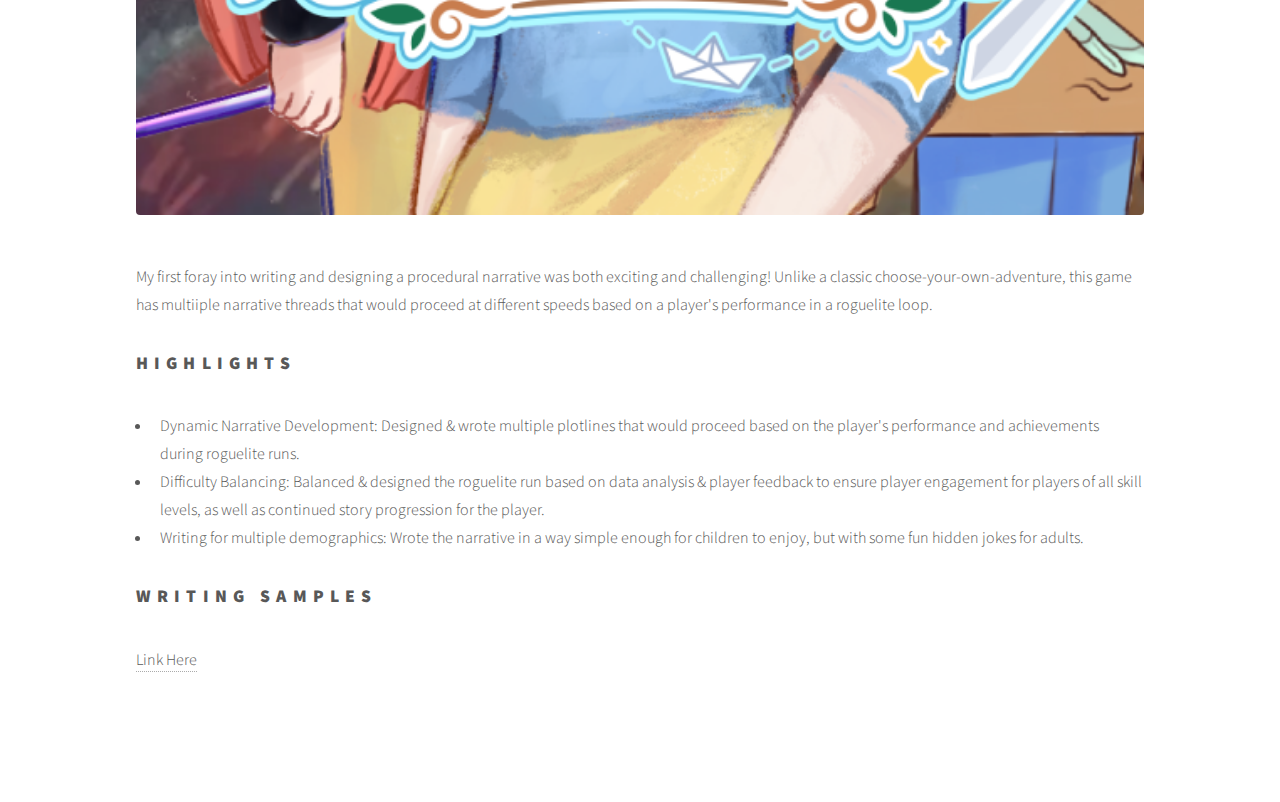
<file: familegion.html>
<!DOCTYPE HTML>
<!--
	Portfolio
	html5up.net | @ajlkn
	Free for personal and commercial use under the CCA 3.0 license (html5up.net/license)
-->
<html>
	<head>
		<title>Austin CW Portfolio - Familegion</title>
		<meta charset="utf-8" />
		<meta name="viewport" content="width=device-width, initial-scale=1, user-scalable=no" />
		<link rel="stylesheet" href="assets/css/main.css" />
		<noscript><link rel="stylesheet" href="assets/css/noscript.css" /></noscript>
	</head>
	<body class="is-preload">
		<!-- Wrapper -->
			<div id="wrapper">

				<!-- Header -->
					<header id="header">
						<div class="inner">

							<!-- Logo -->
								<a href="index.html" class="logo">
									<span class="symbol"><img src="images/logo.svg" alt="" /></span><span class="title">Portfolio</span>
								</a>

							<!-- Nav -->
								<nav>
									<ul>
										<li><a href="#menu">Menu</a></li>
									</ul>
								</nav>

						</div>
					</header>

				<!-- Menu -->
					<nav id="menu">
						<h2>Menu</h2>
						<ul>
							<li><a href="index.html">Home</a></li>
						</ul>
					</nav>

				<!-- Main -->
					<div id="main">
						<div class="inner">
							<h1>Familegion</h1>
							<span class="image main"><img src="images/familegion.png" alt="" /></span>
							<p>My first foray into writing and designing a procedural narrative was both exciting and challenging! Unlike a classic choose-your-own-adventure, this game has multiiple narrative threads that would proceed at different speeds based on a player's performance in a roguelite loop.</p>

							<h2>Highlights</h2>
					<ul>
						<li>Dynamic Narrative Development: Designed & wrote multiple plotlines that would proceed based on the player's performance and achievements during roguelite runs.</li>
						<li>Difficulty Balancing: Balanced & designed the roguelite run based on data analysis & player feedback to ensure player engagement for players of all skill levels, as well as continued story progression for the player.</li>
						<li>Writing for multiple demographics: Wrote the narrative in a way simple enough for children to enjoy, but with some fun hidden jokes for adults.</li>

					</ul>


					<h2>Writing Samples</h2>
					<p><a href="https://docs.google.com/document/d/1o-05fFEAAiAQJZrwNsclwoGOJ9-oCImeXofK2r0XTA0/edit?usp=sharing">Link Here</a></p>
						</div>
					</div>



			</div>

		<!-- Scripts -->
			<script src="assets/js/jquery.min.js"></script>
			<script src="assets/js/browser.min.js"></script>
			<script src="assets/js/breakpoints.min.js"></script>
			<script src="assets/js/util.js"></script>
			<script src="assets/js/main.js"></script>

	</body>
</html>
</file>
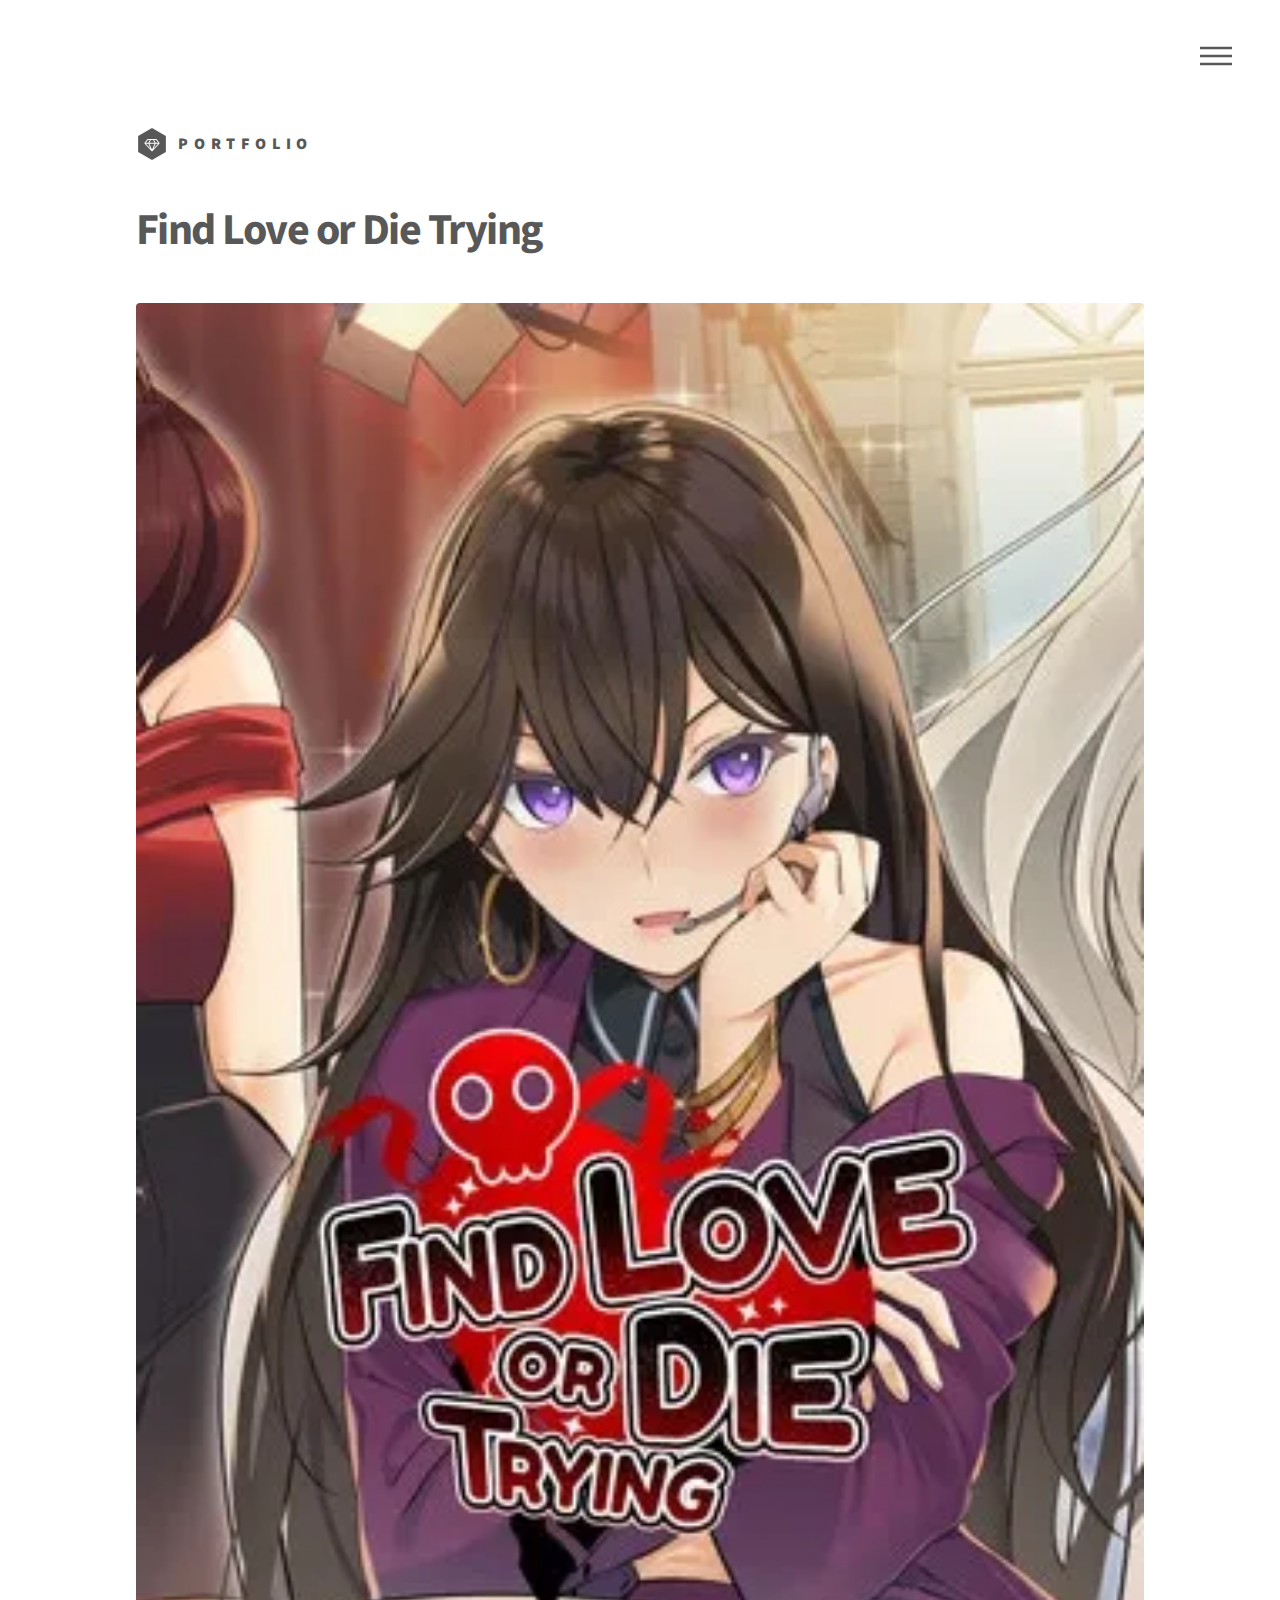
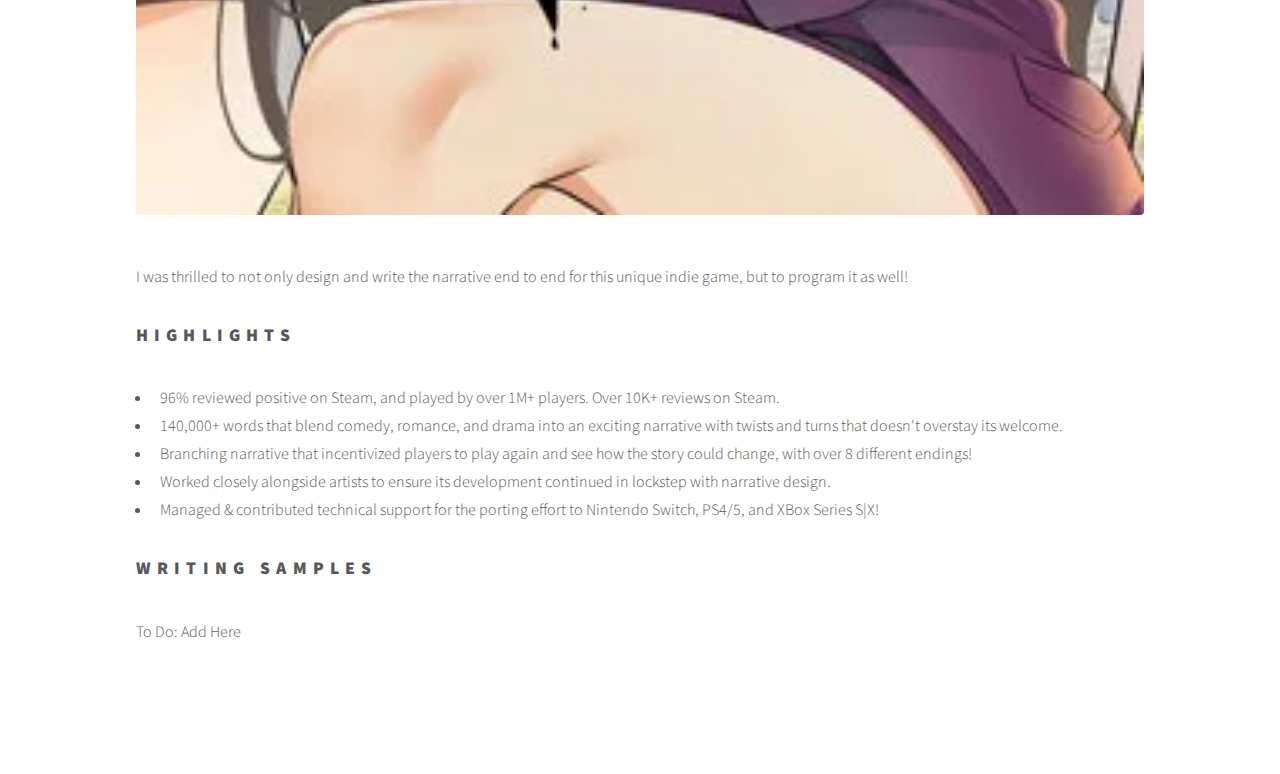
<file: find_love_or_die_trying.html>
<!DOCTYPE HTML>
<!--
	Portfolio
	html5up.net | @ajlkn
	Free for personal and commercial use under the CCA 3.0 license (html5up.net/license)
-->
<html>
	<head>
		<title>Austin CW Portfolio - Find Love or Die Trying</title>
		<meta charset="utf-8" />
		<meta name="viewport" content="width=device-width, initial-scale=1, user-scalable=no" />
		<link rel="stylesheet" href="assets/css/main.css" />
		<noscript><link rel="stylesheet" href="assets/css/noscript.css" /></noscript>
	</head>
	<body class="is-preload">
		<!-- Wrapper -->
			<div id="wrapper">

				<!-- Header -->
					<header id="header">
						<div class="inner">

							<!-- Logo -->
								<a href="index.html" class="logo">
									<span class="symbol"><img src="images/logo.svg" alt="" /></span><span class="title">Portfolio</span>
								</a>

							<!-- Nav -->
								<nav>
									<ul>
										<li><a href="#menu">Menu</a></li>
									</ul>
								</nav>

						</div>
					</header>

				<!-- Menu -->
					<nav id="menu">
						<h2>Menu</h2>
						<ul>
							<li><a href="index.html">Home</a></li>
						</ul>
					</nav>

				<!-- Main -->
					<div id="main">
						<div class="inner">
							<h1>Find Love or Die Trying</h1>
							<span class="image main"><img src="images/flodt.webp" alt="" /></span>
							<p>I was thrilled to not only design and write the narrative end to end for this unique indie game, but to program it as well!</p>

							<h2>Highlights</h2>
					<ul>
						<li>96% reviewed positive on Steam, and played by over 1M+ players. Over 10K+ reviews on Steam.</li>
						<li>140,000+ words that blend comedy, romance, and drama into an exciting narrative with twists and turns that doesn't overstay its welcome.</li>
						<li>Branching narrative that incentivized players to play again and see how the story could change, with over 8 different endings!</li>
						<li>Worked closely alongside artists to ensure its development continued in lockstep with narrative design.</li>
						<li>Managed & contributed technical support for the porting effort to Nintendo Switch, PS4/5, and XBox Series S|X!

					</ul>


					<h2>Writing Samples</h2>
					<p>To Do: Add Here</p>
						</div>
					</div>



			</div>

		<!-- Scripts -->
			<script src="assets/js/jquery.min.js"></script>
			<script src="assets/js/browser.min.js"></script>
			<script src="assets/js/breakpoints.min.js"></script>
			<script src="assets/js/util.js"></script>
			<script src="assets/js/main.js"></script>

	</body>
</html>
</file>
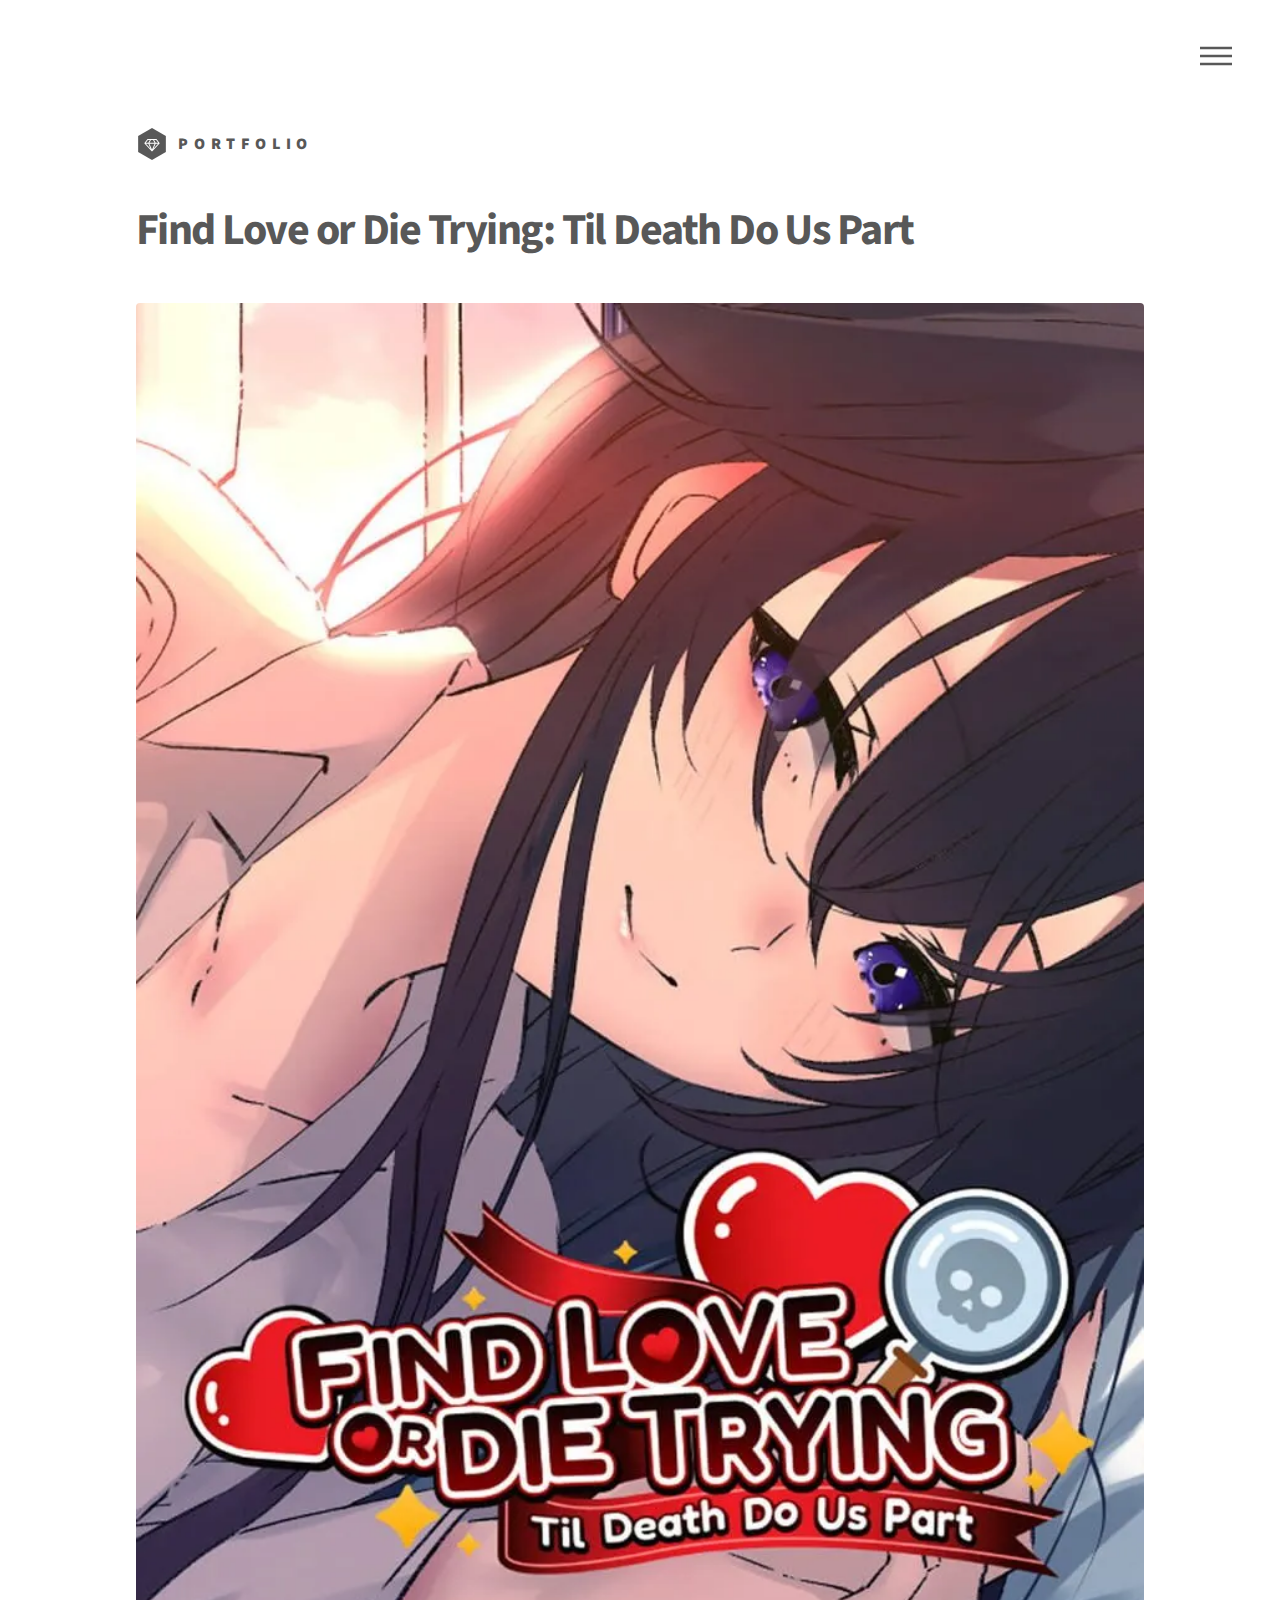
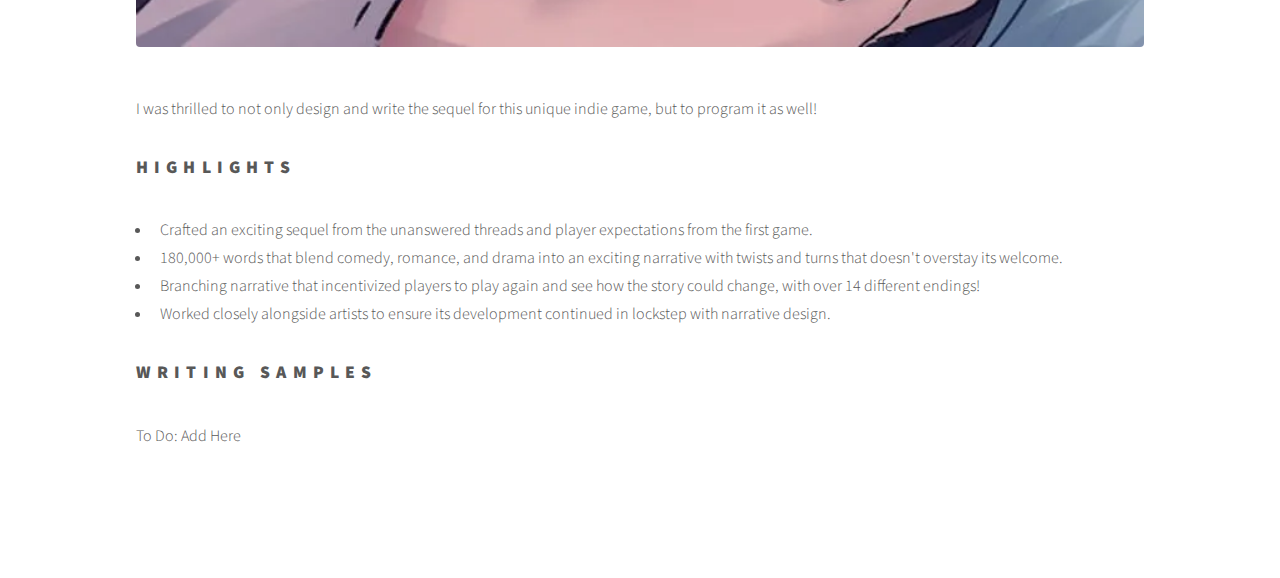
<file: find_love_or_die_trying_2.html>
<!DOCTYPE HTML>
<!--
	Portfolio
	html5up.net | @ajlkn
	Free for personal and commercial use under the CCA 3.0 license (html5up.net/license)
-->
<html>
	<head>
		<title>Austin CW Portfolio - Find Love or Die Trying: Til Death Do Us Part</title>
		<meta charset="utf-8" />
		<meta name="viewport" content="width=device-width, initial-scale=1, user-scalable=no" />
		<link rel="stylesheet" href="assets/css/main.css" />
		<noscript><link rel="stylesheet" href="assets/css/noscript.css" /></noscript>
	</head>
	<body class="is-preload">
		<!-- Wrapper -->
			<div id="wrapper">

				<!-- Header -->
					<header id="header">
						<div class="inner">

							<!-- Logo -->
								<a href="index.html" class="logo">
									<span class="symbol"><img src="images/logo.svg" alt="" /></span><span class="title">Portfolio</span>
								</a>

							<!-- Nav -->
								<nav>
									<ul>
										<li><a href="#menu">Menu</a></li>
									</ul>
								</nav>

						</div>
					</header>

				<!-- Menu -->
					<nav id="menu">
						<h2>Menu</h2>
						<ul>
							<li><a href="index.html">Home</a></li>
						</ul>
					</nav>

				<!-- Main -->
					<div id="main">
						<div class="inner">
							<h1>Find Love or Die Trying: Til Death Do Us Part</h1>
							<span class="image main"><img src="images/flodt2.webp" alt="" /></span>
							<p>I was thrilled to not only design and write the sequel for this unique indie game, but to program it as well!</p>

							<h2>Highlights</h2>
					<ul>
						<li>Crafted an exciting sequel from the unanswered threads and player expectations from the first game.</li>
						<li>180,000+ words that blend comedy, romance, and drama into an exciting narrative with twists and turns that doesn't overstay its welcome.</li>
						<li>Branching narrative that incentivized players to play again and see how the story could change, with over 14 different endings!</li>
						<li>Worked closely alongside artists to ensure its development continued in lockstep with narrative design.</li>

					</ul>


					<h2>Writing Samples</h2>
					<p>To Do: Add Here</p>
						</div>
					</div>



			</div>

		<!-- Scripts -->
			<script src="assets/js/jquery.min.js"></script>
			<script src="assets/js/browser.min.js"></script>
			<script src="assets/js/breakpoints.min.js"></script>
			<script src="assets/js/util.js"></script>
			<script src="assets/js/main.js"></script>

	</body>
</html>
</file>
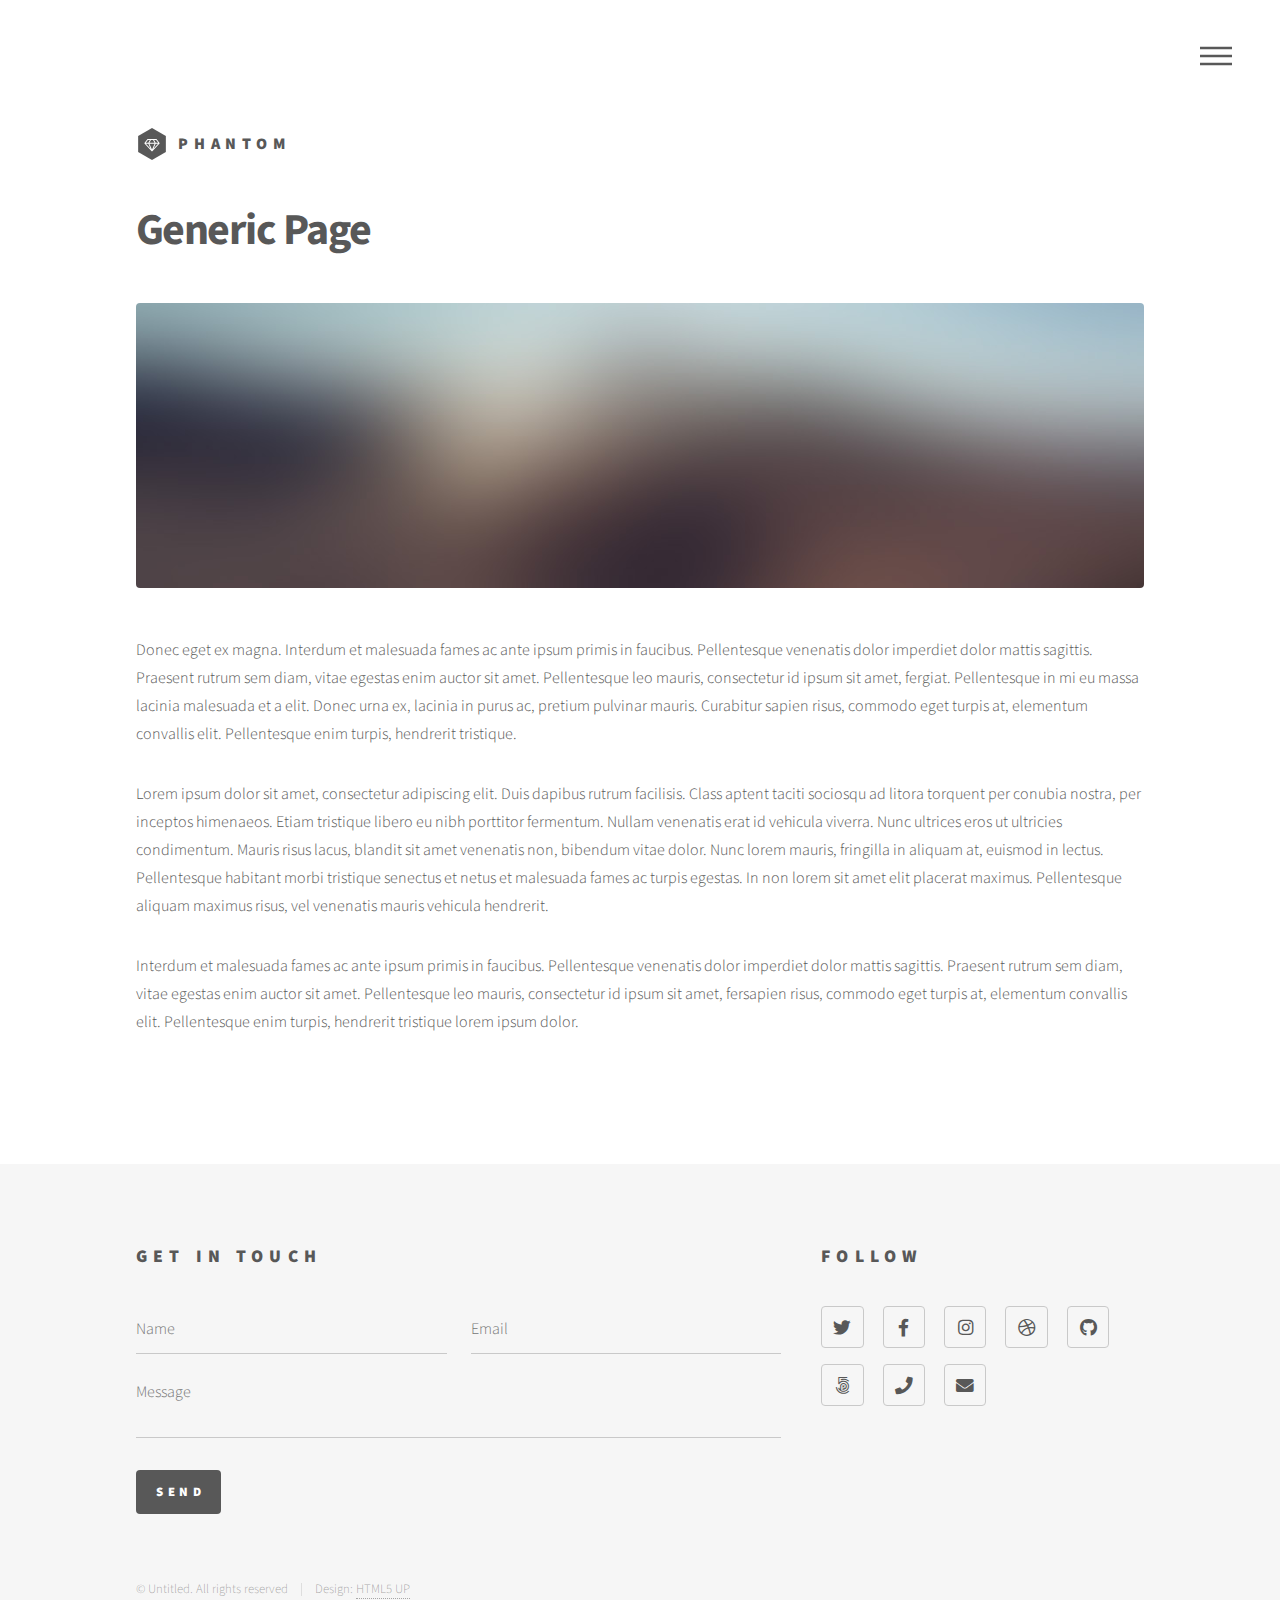
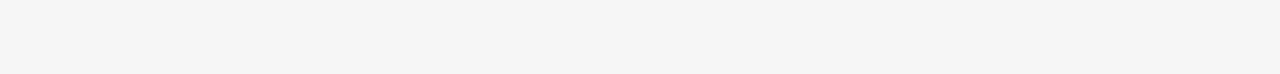
<file: generic.html>
<!DOCTYPE HTML>
<!--
	Phantom by HTML5 UP
	html5up.net | @ajlkn
	Free for personal and commercial use under the CCA 3.0 license (html5up.net/license)
-->
<html>
	<head>
		<title>Generic - Phantom by HTML5 UP</title>
		<meta charset="utf-8" />
		<meta name="viewport" content="width=device-width, initial-scale=1, user-scalable=no" />
		<link rel="stylesheet" href="assets/css/main.css" />
		<noscript><link rel="stylesheet" href="assets/css/noscript.css" /></noscript>
	</head>
	<body class="is-preload">
		<!-- Wrapper -->
			<div id="wrapper">

				<!-- Header -->
					<header id="header">
						<div class="inner">

							<!-- Logo -->
								<a href="index.html" class="logo">
									<span class="symbol"><img src="images/logo.svg" alt="" /></span><span class="title">Phantom</span>
								</a>

							<!-- Nav -->
								<nav>
									<ul>
										<li><a href="#menu">Menu</a></li>
									</ul>
								</nav>

						</div>
					</header>

				<!-- Menu -->
					<nav id="menu">
						<h2>Menu</h2>
						<ul>
							<li><a href="index.html">Home</a></li>
							<li><a href="generic.html">Ipsum veroeros</a></li>
							<li><a href="generic.html">Tempus etiam</a></li>
							<li><a href="generic.html">Consequat dolor</a></li>
							<li><a href="elements.html">Elements</a></li>
						</ul>
					</nav>

				<!-- Main -->
					<div id="main">
						<div class="inner">
							<h1>Generic Page</h1>
							<span class="image main"><img src="images/pic13.jpg" alt="" /></span>
							<p>Donec eget ex magna. Interdum et malesuada fames ac ante ipsum primis in faucibus. Pellentesque venenatis dolor imperdiet dolor mattis sagittis. Praesent rutrum sem diam, vitae egestas enim auctor sit amet. Pellentesque leo mauris, consectetur id ipsum sit amet, fergiat. Pellentesque in mi eu massa lacinia malesuada et a elit. Donec urna ex, lacinia in purus ac, pretium pulvinar mauris. Curabitur sapien risus, commodo eget turpis at, elementum convallis elit. Pellentesque enim turpis, hendrerit tristique.</p>
							<p>Lorem ipsum dolor sit amet, consectetur adipiscing elit. Duis dapibus rutrum facilisis. Class aptent taciti sociosqu ad litora torquent per conubia nostra, per inceptos himenaeos. Etiam tristique libero eu nibh porttitor fermentum. Nullam venenatis erat id vehicula viverra. Nunc ultrices eros ut ultricies condimentum. Mauris risus lacus, blandit sit amet venenatis non, bibendum vitae dolor. Nunc lorem mauris, fringilla in aliquam at, euismod in lectus. Pellentesque habitant morbi tristique senectus et netus et malesuada fames ac turpis egestas. In non lorem sit amet elit placerat maximus. Pellentesque aliquam maximus risus, vel venenatis mauris vehicula hendrerit.</p>
							<p>Interdum et malesuada fames ac ante ipsum primis in faucibus. Pellentesque venenatis dolor imperdiet dolor mattis sagittis. Praesent rutrum sem diam, vitae egestas enim auctor sit amet. Pellentesque leo mauris, consectetur id ipsum sit amet, fersapien risus, commodo eget turpis at, elementum convallis elit. Pellentesque enim turpis, hendrerit tristique lorem ipsum dolor.</p>
						</div>
					</div>

				<!-- Footer -->
					<footer id="footer">
						<div class="inner">
							<section>
								<h2>Get in touch</h2>
								<form method="post" action="#">
									<div class="fields">
										<div class="field half">
											<input type="text" name="name" id="name" placeholder="Name" />
										</div>
										<div class="field half">
											<input type="email" name="email" id="email" placeholder="Email" />
										</div>
										<div class="field">
											<textarea name="message" id="message" placeholder="Message"></textarea>
										</div>
									</div>
									<ul class="actions">
										<li><input type="submit" value="Send" class="primary" /></li>
									</ul>
								</form>
							</section>
							<section>
								<h2>Follow</h2>
								<ul class="icons">
									<li><a href="#" class="icon brands style2 fa-twitter"><span class="label">Twitter</span></a></li>
									<li><a href="#" class="icon brands style2 fa-facebook-f"><span class="label">Facebook</span></a></li>
									<li><a href="#" class="icon brands style2 fa-instagram"><span class="label">Instagram</span></a></li>
									<li><a href="#" class="icon brands style2 fa-dribbble"><span class="label">Dribbble</span></a></li>
									<li><a href="#" class="icon brands style2 fa-github"><span class="label">GitHub</span></a></li>
									<li><a href="#" class="icon brands style2 fa-500px"><span class="label">500px</span></a></li>
									<li><a href="#" class="icon solid style2 fa-phone"><span class="label">Phone</span></a></li>
									<li><a href="#" class="icon solid style2 fa-envelope"><span class="label">Email</span></a></li>
								</ul>
							</section>
							<ul class="copyright">
								<li>&copy; Untitled. All rights reserved</li><li>Design: <a href="http://html5up.net">HTML5 UP</a></li>
							</ul>
						</div>
					</footer>

			</div>

		<!-- Scripts -->
			<script src="assets/js/jquery.min.js"></script>
			<script src="assets/js/browser.min.js"></script>
			<script src="assets/js/breakpoints.min.js"></script>
			<script src="assets/js/util.js"></script>
			<script src="assets/js/main.js"></script>

	</body>
</html>
</file>
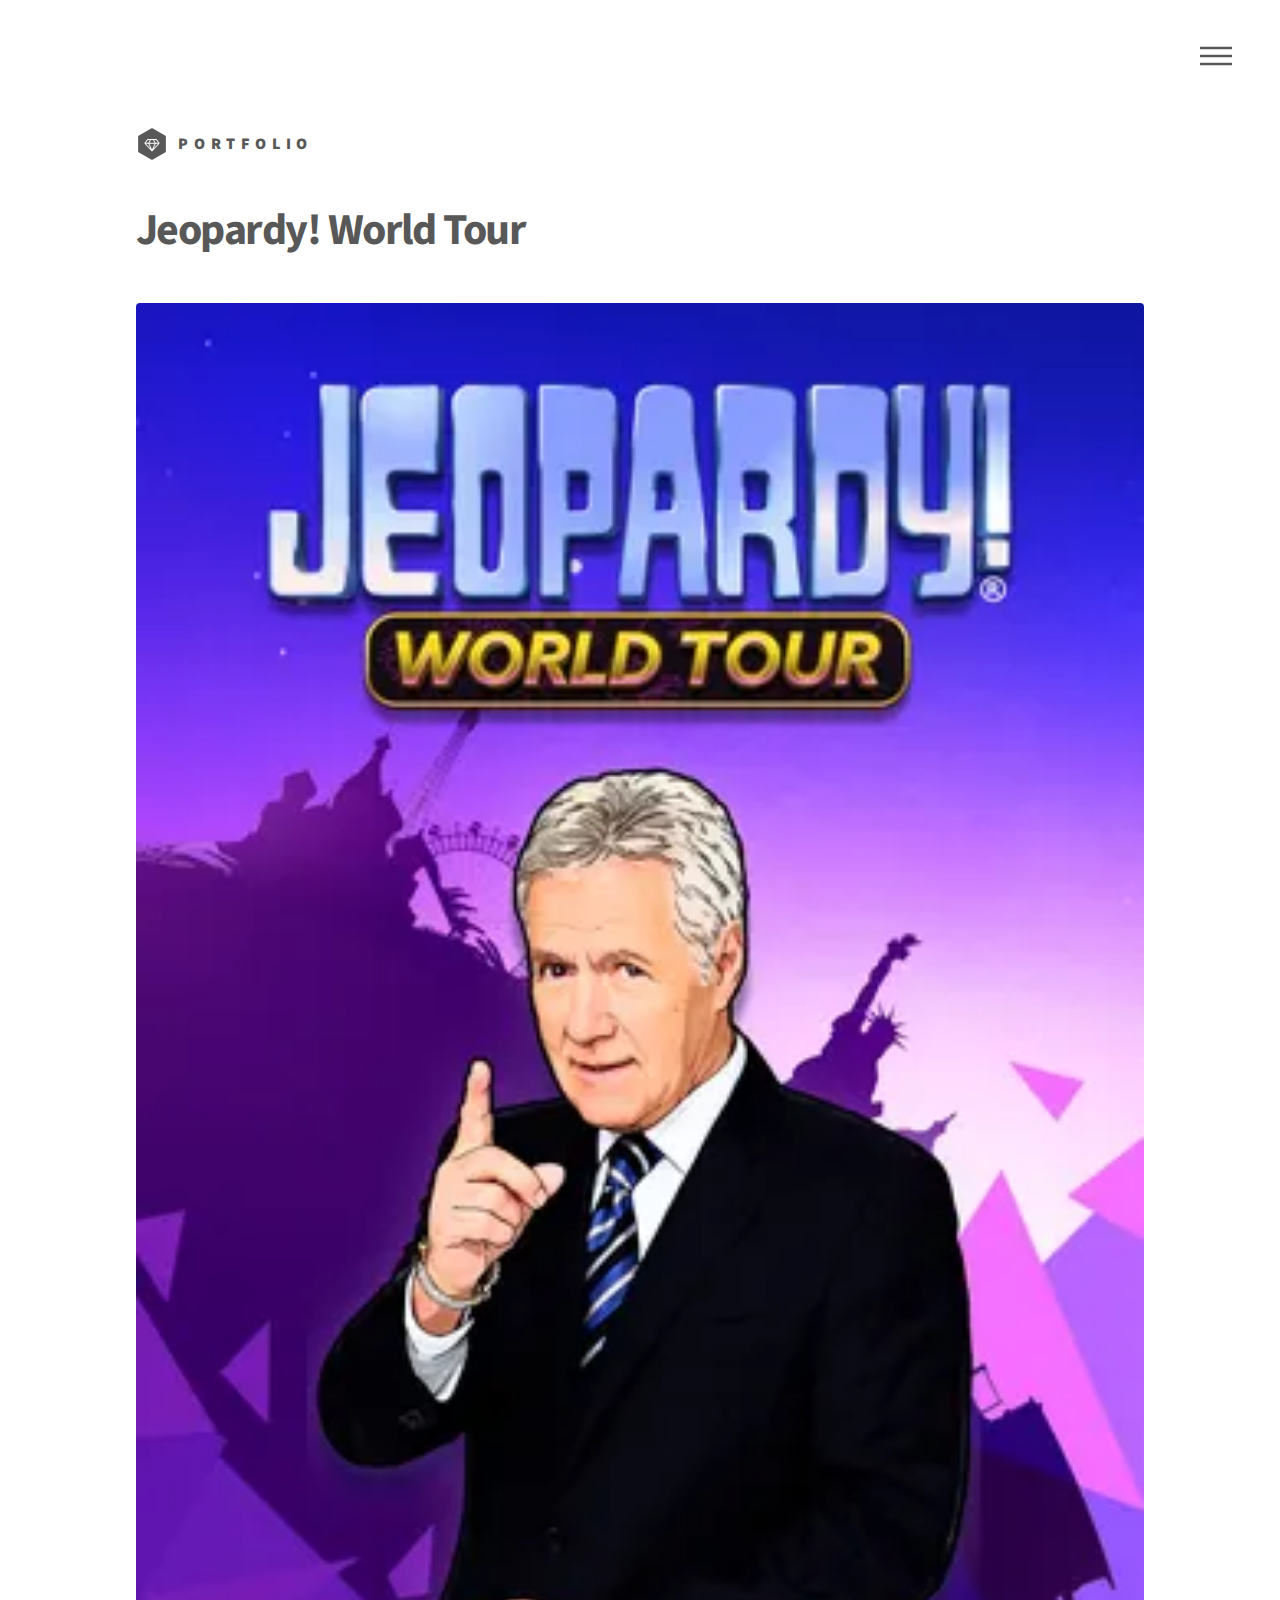
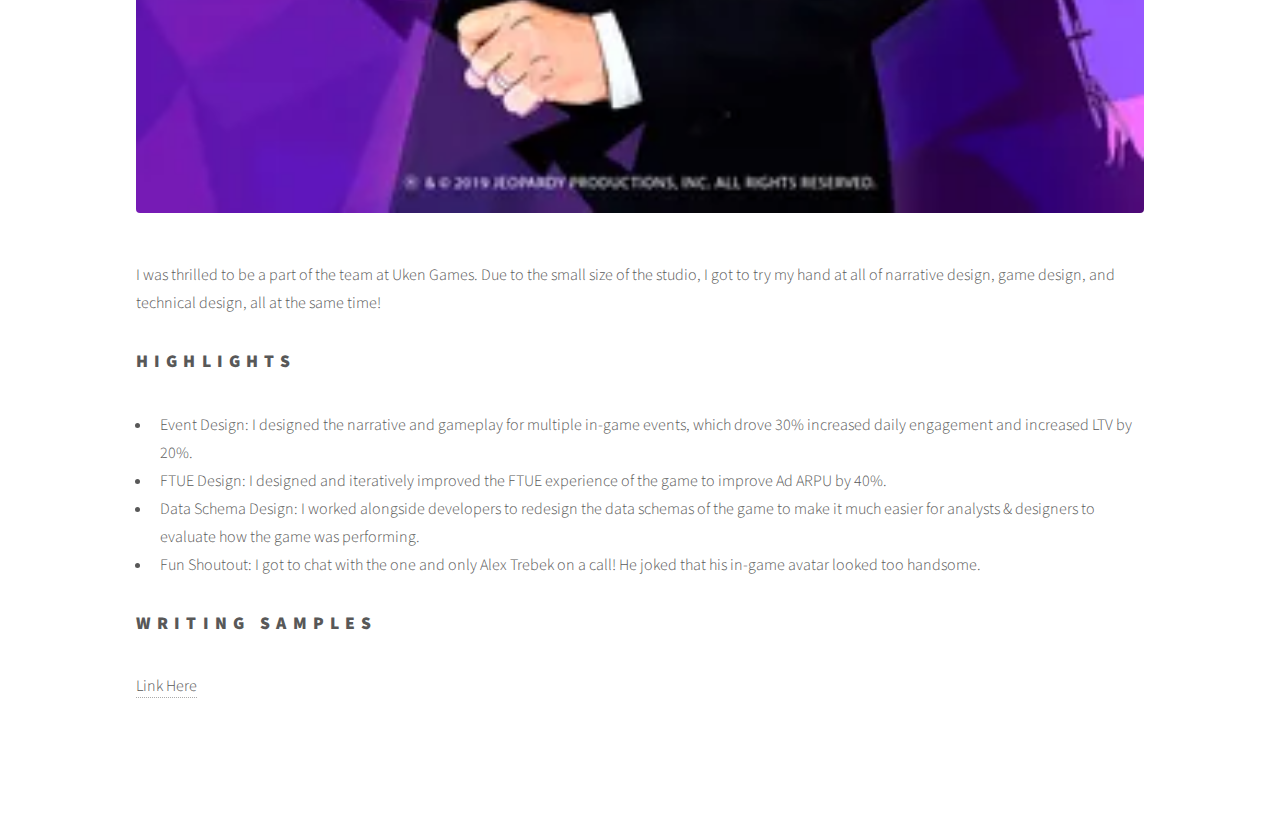
<file: jeopardy.html>
<!DOCTYPE HTML>
<!--
	Portfolio
	html5up.net | @ajlkn
	Free for personal and commercial use under the CCA 3.0 license (html5up.net/license)
-->
<html>
	<head>
		<title>Austin CW Portfolio - Jeopardy</title>
		<meta charset="utf-8" />
		<meta name="viewport" content="width=device-width, initial-scale=1, user-scalable=no" />
		<link rel="stylesheet" href="assets/css/main.css" />
		<noscript><link rel="stylesheet" href="assets/css/noscript.css" /></noscript>
	</head>
	<body class="is-preload">
		<!-- Wrapper -->
			<div id="wrapper">

				<!-- Header -->
					<header id="header">
						<div class="inner">

							<!-- Logo -->
								<a href="index.html" class="logo">
									<span class="symbol"><img src="images/logo.svg" alt="" /></span><span class="title">Portfolio</span>
								</a>

							<!-- Nav -->
								<nav>
									<ul>
										<li><a href="#menu">Menu</a></li>
									</ul>
								</nav>

						</div>
					</header>

				<!-- Menu -->
					<nav id="menu">
						<h2>Menu</h2>
						<ul>
							<li><a href="index.html">Home</a></li>
						</ul>
					</nav>

				<!-- Main -->
					<div id="main">
						<div class="inner">
							<h1>Jeopardy! World Tour</h1>
							<span class="image main"><img src="images/jeopardy.webp" alt="" /></span>
							<p>I was thrilled to be a part of the team at Uken Games. Due to the small size of the studio, I got to try my hand at all of narrative design, game design, and technical design, all at the same time!</p>

							<h2>Highlights</h2>
					<ul>
						<li>Event Design: I designed the narrative and gameplay for multiple in-game events, which drove 30% increased daily engagement and increased LTV by 20%.</li>
						<li>FTUE Design: I designed and iteratively improved the FTUE experience of the game to improve Ad ARPU by 40%.</li>
						<li>Data Schema Design: I worked alongside developers to redesign the data schemas of the game to make it much easier for analysts & designers to evaluate how the game was performing.</li>
						<li>Fun Shoutout: I got to chat with the one and only Alex Trebek on a call! He joked that his in-game avatar looked too handsome.</li>
					</ul>


					<h2>Writing Samples</h2>
					<p><a href="https://docs.google.com/document/d/1o-05fFEAAiAQJZrwNsclwoGOJ9-oCImeXofK2r0XTA0/edit?usp=sharing">Link Here</a></p>
						</div>
					</div>



						</div>
					</div>


				<!-- Footer -->
				<!--
					<footer id="footer">
						<div class="inner">
							<section>
								<h2>Get in touch</h2>
								<form method="post" action="#">
									<div class="fields">
										<div class="field half">
											<input type="text" name="name" id="name" placeholder="Name" />
										</div>
										<div class="field half">
											<input type="email" name="email" id="email" placeholder="Email" />
										</div>
										<div class="field">
											<textarea name="message" id="message" placeholder="Message"></textarea>
										</div>
									</div>
									<ul class="actions">
										<li><input type="submit" value="Send" class="primary" /></li>
									</ul>
								</form>
							</section>
							<section>
								<h2>Follow</h2>
								<ul class="icons">
									<li><a href="#" class="icon brands style2 fa-twitter"><span class="label">Twitter</span></a></li>
									<li><a href="#" class="icon brands style2 fa-facebook-f"><span class="label">Facebook</span></a></li>
									<li><a href="#" class="icon brands style2 fa-instagram"><span class="label">Instagram</span></a></li>
									<li><a href="#" class="icon brands style2 fa-dribbble"><span class="label">Dribbble</span></a></li>
									<li><a href="#" class="icon brands style2 fa-github"><span class="label">GitHub</span></a></li>
									<li><a href="#" class="icon brands style2 fa-500px"><span class="label">500px</span></a></li>
									<li><a href="#" class="icon solid style2 fa-phone"><span class="label">Phone</span></a></li>
									<li><a href="#" class="icon solid style2 fa-envelope"><span class="label">Email</span></a></li>
								</ul>
							</section>
							<ul class="copyright">
								<li>&copy; Untitled. All rights reserved</li><li>Design: <a href="http://html5up.net">HTML5 UP</a></li>
							</ul>
						</div>
					</footer>
-->
			</div>

		<!-- Scripts -->
			<script src="assets/js/jquery.min.js"></script>
			<script src="assets/js/browser.min.js"></script>
			<script src="assets/js/breakpoints.min.js"></script>
			<script src="assets/js/util.js"></script>
			<script src="assets/js/main.js"></script>

	</body>
</html>
</file>
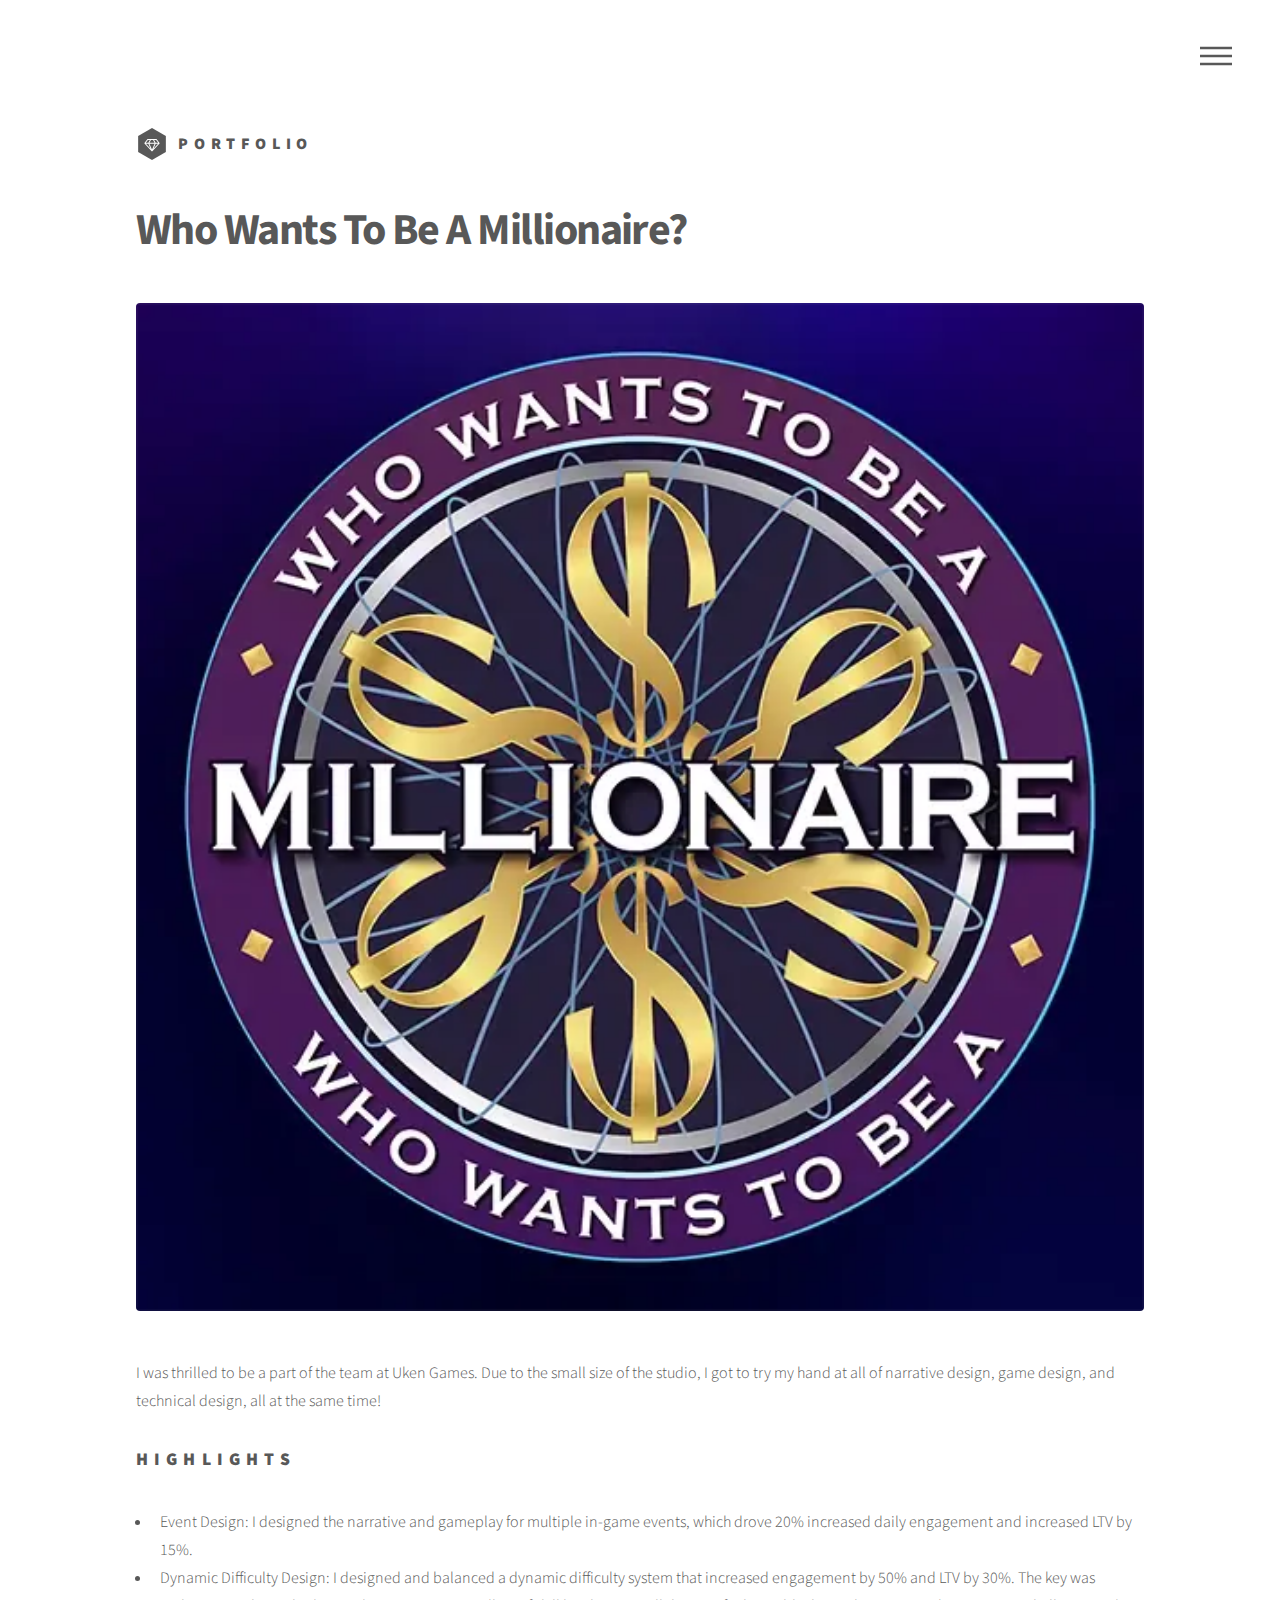
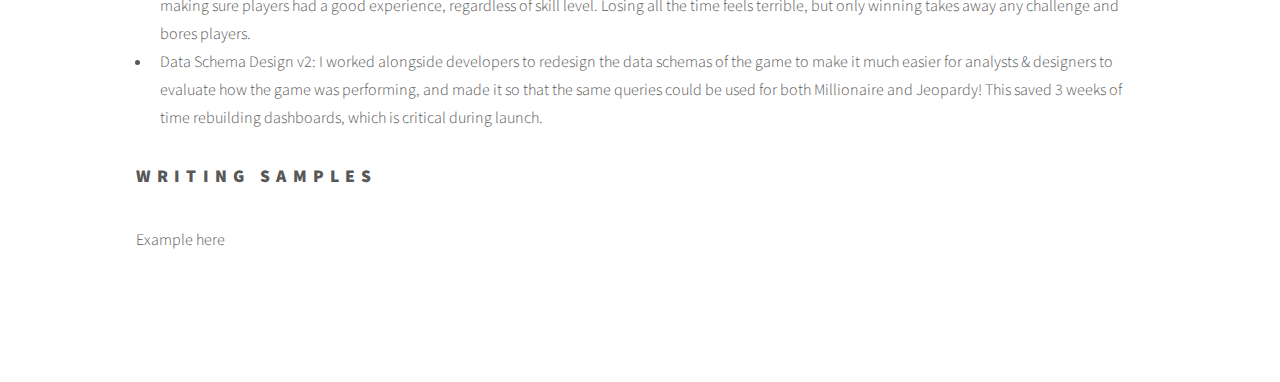
<file: millionaire.html>
<!DOCTYPE HTML>
<!--
	Portfolio
	html5up.net | @ajlkn
	Free for personal and commercial use under the CCA 3.0 license (html5up.net/license)
-->
<html>
	<head>
		<title>Austin CW Portfolio - Millionaire</title>
		<meta charset="utf-8" />
		<meta name="viewport" content="width=device-width, initial-scale=1, user-scalable=no" />
		<link rel="stylesheet" href="assets/css/main.css" />
		<noscript><link rel="stylesheet" href="assets/css/noscript.css" /></noscript>
	</head>
	<body class="is-preload">
		<!-- Wrapper -->
			<div id="wrapper">

				<!-- Header -->
					<header id="header">
						<div class="inner">

							<!-- Logo -->
								<a href="index.html" class="logo">
									<span class="symbol"><img src="images/logo.svg" alt="" /></span><span class="title">Portfolio</span>
								</a>

							<!-- Nav -->
								<nav>
									<ul>
										<li><a href="#menu">Menu</a></li>
									</ul>
								</nav>

						</div>
					</header>

				<!-- Menu -->
					<nav id="menu">
						<h2>Menu</h2>
						<ul>
							<li><a href="index.html">Home</a></li>
						</ul>
					</nav>

				<!-- Main -->
				<div id="main">
					<div class="inner">
						<h1>Who Wants To Be A Millionaire?</h1>
						<span class="image main"><img src="images/millionaire.webp" alt="" /></span>
						<p>I was thrilled to be a part of the team at Uken Games. Due to the small size of the studio, I got to try my hand at all of narrative design, game design, and technical design, all at the same time!</p>

						<h2>Highlights</h2>
				<ul>
					<li>Event Design: I designed the narrative and gameplay for multiple in-game events, which drove 20% increased daily engagement and increased LTV by 15%.</li>
					<li>Dynamic Difficulty Design: I designed and balanced a dynamic difficulty system that increased engagement by 50% and LTV by 30%. The key was making sure players had a good experience, regardless of skill level. Losing all the time feels terrible, but only winning takes away any challenge and bores players.</li>
					<li>Data Schema Design v2: I worked alongside developers to redesign the data schemas of the game to make it much easier for analysts & designers to evaluate how the game was performing, and made it so that the same queries could be used for both Millionaire and Jeopardy!  This saved 3 weeks of time rebuilding dashboards, which is critical during launch.</li>

				</ul>


				<h2>Writing Samples</h2>
				<p>Example here</p>


			</div>

		<!-- Scripts -->
			<script src="assets/js/jquery.min.js"></script>
			<script src="assets/js/browser.min.js"></script>
			<script src="assets/js/breakpoints.min.js"></script>
			<script src="assets/js/util.js"></script>
			<script src="assets/js/main.js"></script>

	</body>
</html>
</file>
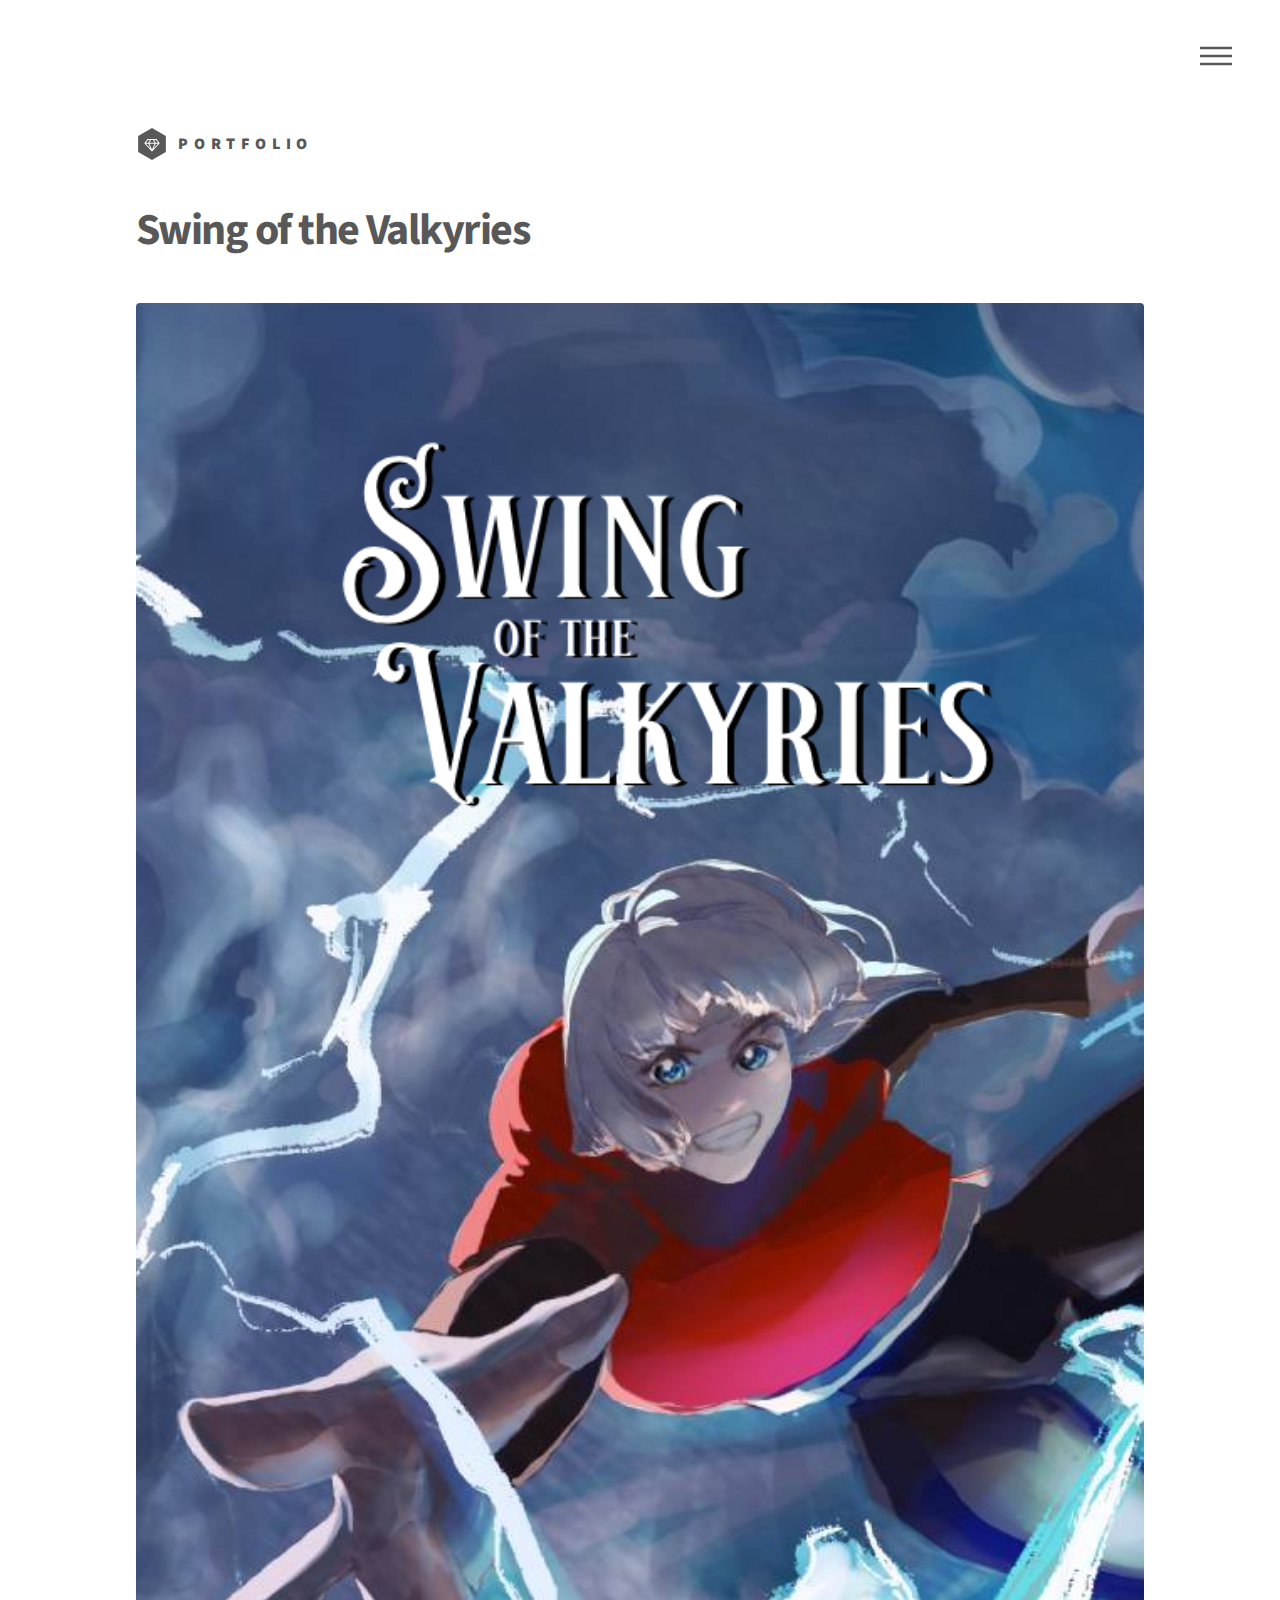
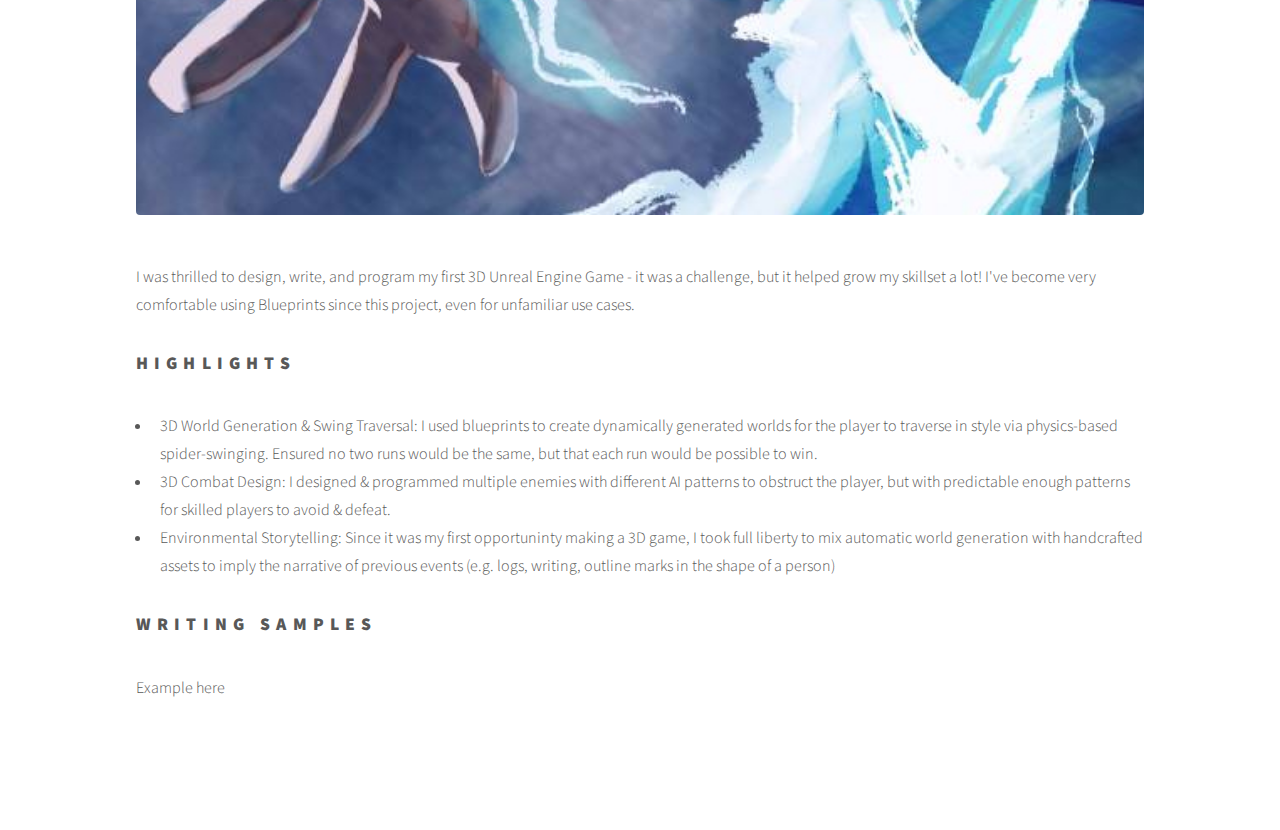
<file: swing.html>
<!DOCTYPE HTML>
<!--
	Portfolio
	html5up.net | @ajlkn
	Free for personal and commercial use under the CCA 3.0 license (html5up.net/license)
-->
<html>
	<head>
		<title>Austin CW Portfolio - Swing of the Valkyries</title>
		<meta charset="utf-8" />
		<meta name="viewport" content="width=device-width, initial-scale=1, user-scalable=no" />
		<link rel="stylesheet" href="assets/css/main.css" />
		<noscript><link rel="stylesheet" href="assets/css/noscript.css" /></noscript>
	</head>
	<body class="is-preload">
		<!-- Wrapper -->
			<div id="wrapper">

				<!-- Header -->
					<header id="header">
						<div class="inner">

							<!-- Logo -->
								<a href="index.html" class="logo">
									<span class="symbol"><img src="images/logo.svg" alt="" /></span><span class="title">Portfolio</span>
								</a>

							<!-- Nav -->
								<nav>
									<ul>
										<li><a href="#menu">Menu</a></li>
									</ul>
								</nav>

						</div>
					</header>

				<!-- Menu -->
					<nav id="menu">
						<h2>Menu</h2>
						<ul>
							<li><a href="index.html">Home</a></li>
						</ul>
					</nav>

				<!-- Main -->
					<div id="main">
						<div class="inner">
							<h1>Swing of the Valkyries</h1>
							<span class="image main"><img src="images/swing.jpg" alt="" /></span>
							<p>I was thrilled to design, write, and program my first 3D Unreal Engine Game - it was a challenge, but it helped grow my skillset a lot! I've become very comfortable using Blueprints since this project, even for unfamiliar use cases.</p>

							<h2>Highlights</h2>
					<ul>
						<li>3D World Generation & Swing Traversal: I used blueprints to create dynamically generated worlds for the player to traverse in style via physics-based spider-swinging. Ensured no two runs would be the same, but that each run would be possible to win.</li>
						<li>3D Combat Design: I designed & programmed multiple enemies with different AI patterns to obstruct the player, but with predictable enough patterns for skilled players to avoid & defeat.</li>
						<li>Environmental Storytelling: Since it was my first opportuninty making a 3D game, I took full liberty to mix automatic world generation with handcrafted assets to imply the narrative of previous events (e.g. logs, writing, outline marks in the shape of a person)</li>

					</ul>


					<h2>Writing Samples</h2>
					<p>Example here</p>
						</div>
					</div>



			</div>

		<!-- Scripts -->
			<script src="assets/js/jquery.min.js"></script>
			<script src="assets/js/browser.min.js"></script>
			<script src="assets/js/breakpoints.min.js"></script>
			<script src="assets/js/util.js"></script>
			<script src="assets/js/main.js"></script>

	</body>
</html>
</file>
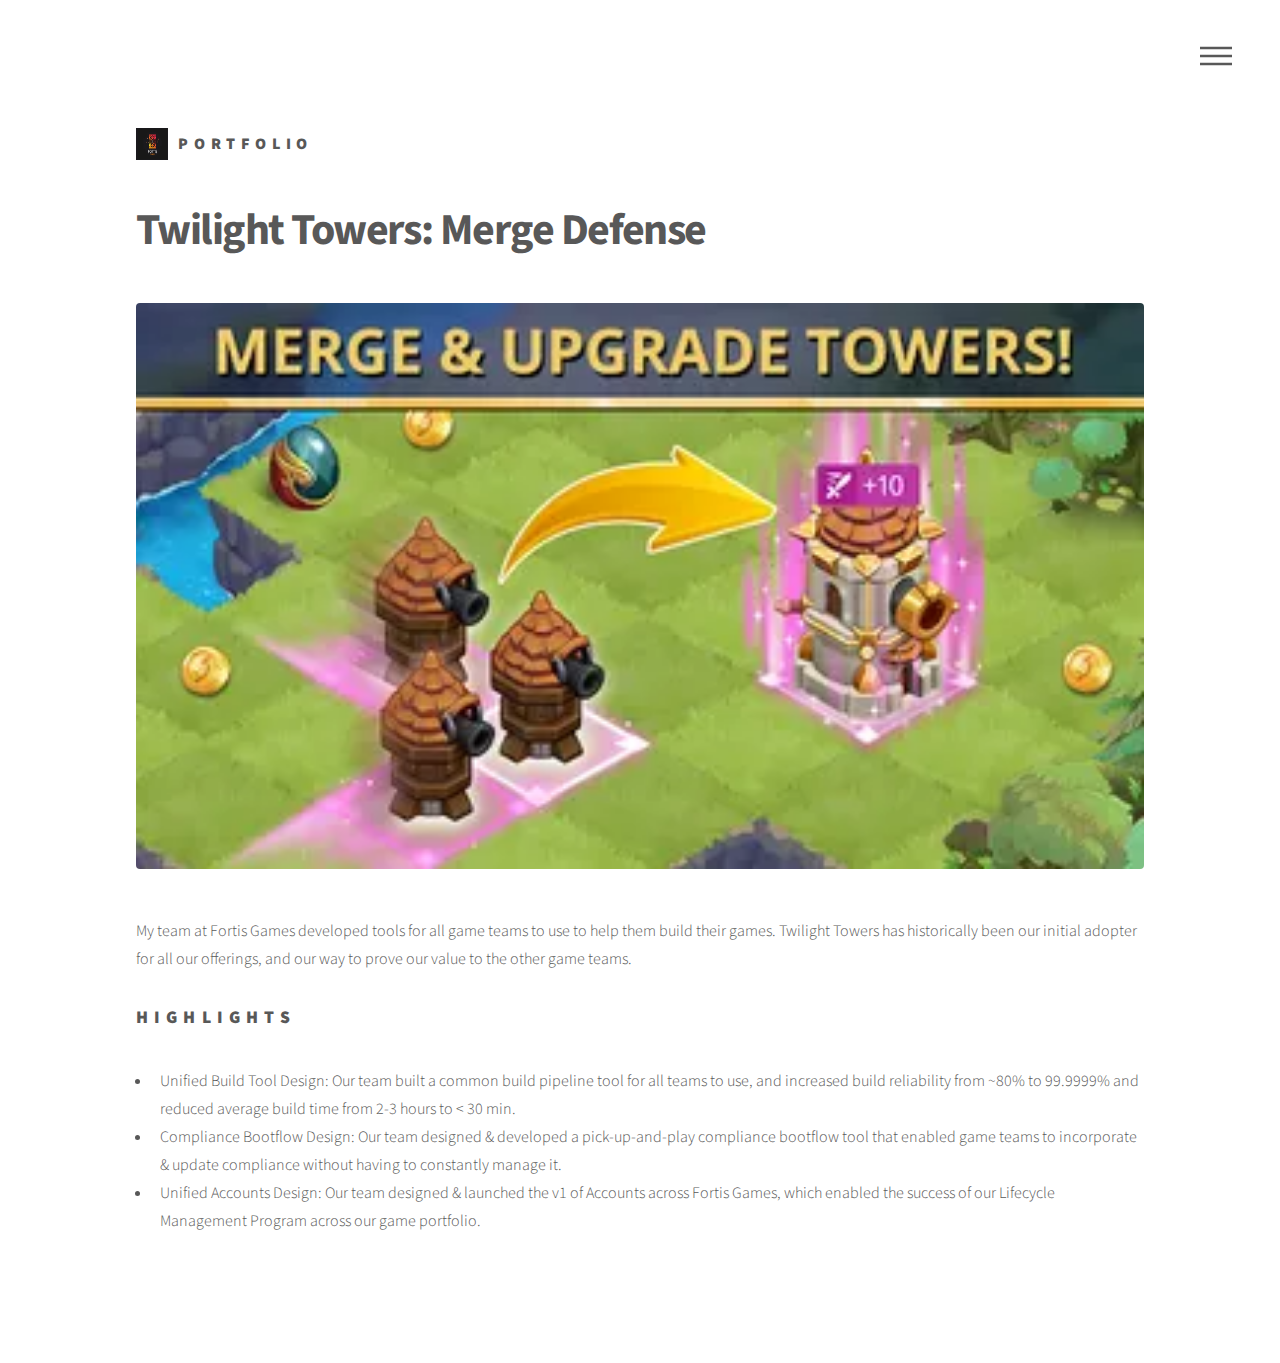
<file: twilight_towers.html>
<!DOCTYPE HTML>
<!--
	Portfolio
	html5up.net | @ajlkn
	Free for personal and commercial use under the CCA 3.0 license (html5up.net/license)
-->
<html>
	<head>
		<title>Austin CW Portfolio - Twilight Towers: Merge Defense</title>
		<meta charset="utf-8" />
		<meta name="viewport" content="width=device-width, initial-scale=1, user-scalable=no" />
		<link rel="stylesheet" href="assets/css/main.css" />
		<noscript><link rel="stylesheet" href="assets/css/noscript.css" /></noscript>
	</head>
	<body class="is-preload">
		<!-- Wrapper -->
			<div id="wrapper">

				<!-- Header -->
					<header id="header">
						<div class="inner">

							<!-- Logo -->
								<a href="index.html" class="logo">
									<span class="symbol"><img src="images/fortis.webp" alt="" /></span><span class="title">Portfolio</span>
								</a>

							<!-- Nav -->
								<nav>
									<ul>
										<li><a href="#menu">Menu</a></li>
									</ul>
								</nav>

						</div>
					</header>

				<!-- Menu -->
					<nav id="menu">
						<h2>Menu</h2>
						<ul>
							<li><a href="index.html">Home</a></li>
						</ul>
					</nav>

				<!-- Main -->
				<div id="main">
					<div class="inner">
						<h1>Twilight Towers: Merge Defense</h1>
						<span class="image main"><img src="images/tt.webp" alt="" /></span>
						<p>My team at Fortis Games developed tools for all game teams to use to help them build their games. Twilight Towers has historically been our initial adopter for all our offerings, and our way to prove our value to the other game teams.</p>
						<h2>Highlights</h2>
				<ul>
					<li>Unified Build Tool Design: Our team built a common build pipeline tool for all teams to use, and increased build reliability from ~80% to 99.9999% and reduced average build time from 2-3 hours to < 30 min.</li>
					<li>Compliance Bootflow Design: Our team designed & developed a pick-up-and-play compliance bootflow tool that enabled game teams to incorporate & update compliance without having to constantly manage it.</li>
					<li>Unified Accounts Design: Our team designed & launched the v1 of Accounts across Fortis Games, which enabled the success of our Lifecycle Management Program across our game portfolio.</li>

				</ul>




			</div>

		<!-- Scripts -->
			<script src="assets/js/jquery.min.js"></script>
			<script src="assets/js/browser.min.js"></script>
			<script src="assets/js/breakpoints.min.js"></script>
			<script src="assets/js/util.js"></script>
			<script src="assets/js/main.js"></script>

	</body>
</html>
</file>
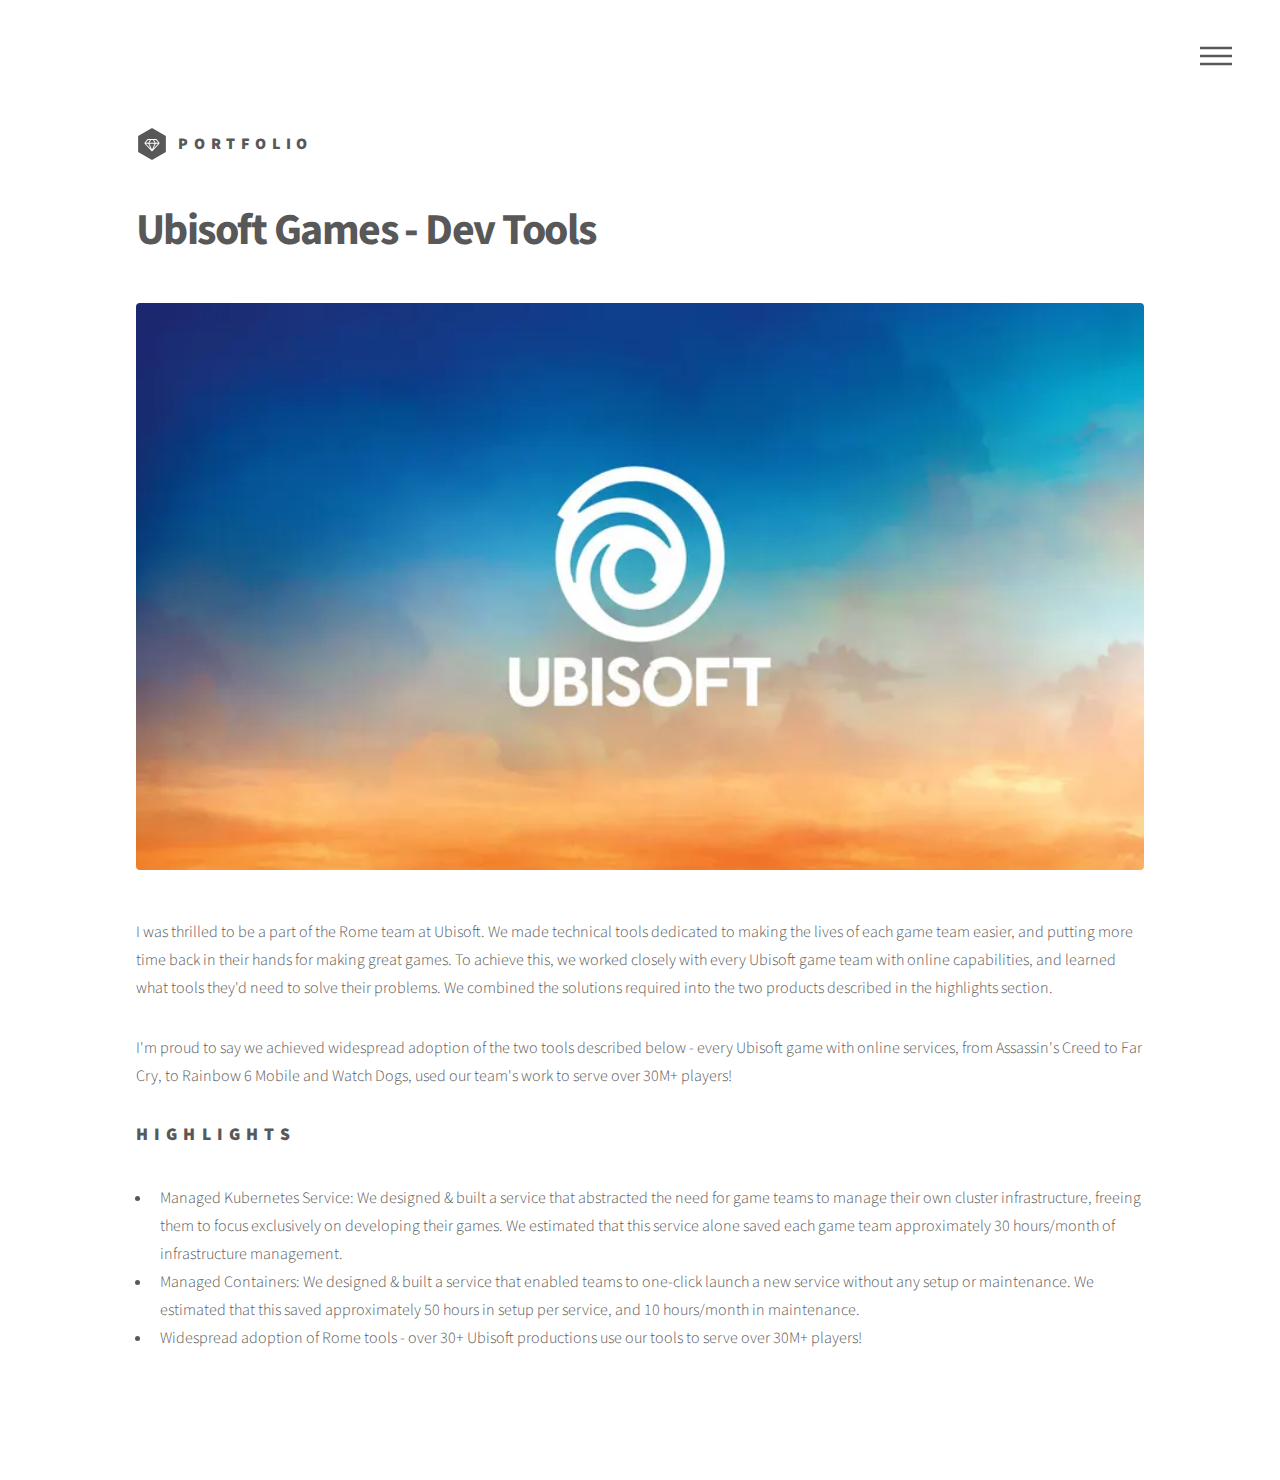
<file: ubisoft_game_catchall.html>
<!DOCTYPE HTML>
<!--
	Portfolio
	html5up.net | @ajlkn
	Free for personal and commercial use under the CCA 3.0 license (html5up.net/license)
-->
<html>
	<head>
		<title>Austin CW Portfolio - Ubisoft Games</title>
		<meta charset="utf-8" />
		<meta name="viewport" content="width=device-width, initial-scale=1, user-scalable=no" />
		<link rel="stylesheet" href="assets/css/main.css" />
		<noscript><link rel="stylesheet" href="assets/css/noscript.css" /></noscript>
	</head>
	<body class="is-preload">
		<!-- Wrapper -->
			<div id="wrapper">

				<!-- Header -->
					<header id="header">
						<div class="inner">

							<!-- Logo -->
								<a href="index.html" class="logo">
									<span class="symbol"><img src="images/logo.svg" alt="" /></span><span class="title">Portfolio</span>
								</a>

							<!-- Nav -->
								<nav>
									<ul>
										<li><a href="#menu">Menu</a></li>
									</ul>
								</nav>

						</div>
					</header>

				<!-- Menu -->
					<nav id="menu">
						<h2>Menu</h2>
						<ul>
							<li><a href="index.html">Home</a></li>
						</ul>
					</nav>

				<!-- Main -->
				<div id="main">
					<div class="inner">
						<h1>Ubisoft Games - Dev Tools</h1>
						<span class="image main"><img src="images/ubisoft.webp" alt="" /></span>
						<p>I was thrilled to be a part of the Rome team at Ubisoft. We made technical tools dedicated to making the lives of each game team easier, and putting more time back in their hands for making great games. To achieve this, we worked closely with every Ubisoft game team with online capabilities, and learned what tools they'd need to solve their problems. We combined the solutions required into the two products described in the highlights section.</p>
						<p> I'm proud to say we achieved widespread adoption of the two tools described below - every Ubisoft game with online services, from Assassin's Creed to Far Cry, to Rainbow 6 Mobile and Watch Dogs, used our team's work to serve over 30M+ players!</p>
						<h2>Highlights</h2>
				<ul>
					<li>Managed Kubernetes Service: We designed & built a service that abstracted the need for game teams to manage their own cluster infrastructure, freeing them to focus exclusively on developing their games. We estimated that this service alone saved each game team 	approximately 30 hours/month of infrastructure management.</li>
					<li>Managed Containers: We designed & built a service that enabled teams to one-click launch a new service without any setup or maintenance. We estimated that this saved approximately 50 hours in setup per service, and 10 hours/month in maintenance.</li>
					<li>Widespread adoption of Rome tools - over 30+ Ubisoft productions use our tools to serve over 30M+ players!</li>
				</ul>



			</div>

		<!-- Scripts -->
			<script src="assets/js/jquery.min.js"></script>
			<script src="assets/js/browser.min.js"></script>
			<script src="assets/js/breakpoints.min.js"></script>
			<script src="assets/js/util.js"></script>
			<script src="assets/js/main.js"></script>

	</body>
</html>
</file>
<file: assets/css/noscript.css>
/*
	Phantom by HTML5 UP
	html5up.net | @ajlkn
	Free for personal and commercial use under the CCA 3.0 license (html5up.net/license)
*/

/* Tiles */

	body.is-preload .tiles article {
		-moz-transform: none;
		-webkit-transform: none;
		-ms-transform: none;
		transform: none;
		opacity: 1;
	}
</file>
<file: assets/css/main.css>
@import url(fontawesome-all.min.css);
@import url("https://fonts.googleapis.com/css?family=Source+Sans+Pro:300,700,900");

/*
	Phantom by HTML5 UP
	html5up.net | @ajlkn
	Free for personal and commercial use under the CCA 3.0 license (html5up.net/license)
*/

html, body, div, span, applet, object,
iframe, h1, h2, h3, h4, h5, h6, p, blockquote,
pre, a, abbr, acronym, address, big, cite,
code, del, dfn, em, img, ins, kbd, q, s, samp,
small, strike, strong, sub, sup, tt, var, b,
u, i, center, dl, dt, dd, ol, ul, li, fieldset,
form, label, legend, table, caption, tbody,
tfoot, thead, tr, th, td, article, aside,
canvas, details, embed, figure, figcaption,
footer, header, hgroup, menu, nav, output, ruby,
section, summary, time, mark, audio, video {
	margin: 0;
	padding: 0;
	border: 0;
	font-size: 100%;
	font: inherit;
	vertical-align: baseline;}

article, aside, details, figcaption, figure,
footer, header, hgroup, menu, nav, section {
	display: block;}

body {
	line-height: 1;
}

ol, ul {
	list-style: none;
}

blockquote, q {
	quotes: none;
}

	blockquote:before, blockquote:after, q:before, q:after {
		content: '';
		content: none;
	}

table {
	border-collapse: collapse;
	border-spacing: 0;
}

body {
	-webkit-text-size-adjust: none;
}

mark {
	background-color: transparent;
	color: inherit;
}

input::-moz-focus-inner {
	border: 0;
	padding: 0;
}

input, select, textarea {
	-moz-appearance: none;
	-webkit-appearance: none;
	-ms-appearance: none;
	appearance: none;
}

/* Basic */

	@-ms-viewport {
		width: device-width;
	}

	body {
		-ms-overflow-style: scrollbar;
	}

	@media screen and (max-width: 480px) {

		html, body {
			min-width: 320px;
		}

	}

	html {
		box-sizing: border-box;
	}

	*, *:before, *:after {
		box-sizing: inherit;
	}

	body {
		background: #ffffff;
	}

		body.is-preload *, body.is-preload *:before, body.is-preload *:after {
			-moz-animation: none !important;
			-webkit-animation: none !important;
			-ms-animation: none !important;
			animation: none !important;
			-moz-transition: none !important;
			-webkit-transition: none !important;
			-ms-transition: none !important;
			transition: none !important;
		}

/* Type */

	body, input, select, textarea {
		color: #585858;
		font-family: "Source Sans Pro", Helvetica, sans-serif;
		font-size: 16pt;
		font-weight: 300;
		line-height: 1.75;
	}

		@media screen and (max-width: 1680px) {

			body, input, select, textarea {
				font-size: 14pt;
			}

		}

		@media screen and (max-width: 1280px) {

			body, input, select, textarea {
				font-size: 12pt;
			}

		}

	a {
		-moz-transition: border-bottom-color 0.2s ease, color 0.2s ease;
		-webkit-transition: border-bottom-color 0.2s ease, color 0.2s ease;
		-ms-transition: border-bottom-color 0.2s ease, color 0.2s ease;
		transition: border-bottom-color 0.2s ease, color 0.2s ease;
		text-decoration: none;
		color: #585858;
		border-bottom: dotted 1px rgba(88, 88, 88, 0.5);
	}

		a:hover {
			border-bottom-color: transparent;
			color: #f2849e !important;
		}

	strong, b {
		font-weight: 900;
	}

	em, i {
		font-style: italic;
	}

	p {
		margin: 0 0 2em 0;
	}

	h1 {
		font-size: 2.75em;
		font-weight: 700;
		line-height: 1.3;
		margin: 0 0 1em 0;
		letter-spacing: -0.035em;
	}

		h1 a {
			color: inherit;
		}

		@media screen and (max-width: 736px) {

			h1 {
				font-size: 2em;
				margin: 0 0 1em 0;
			}

		}

		@media screen and (max-width: 360px) {

			h1 {
				font-size: 1.75em;
			}

		}

	h2, h3, h4, h5, h6 {
		font-weight: 900;
		line-height: 1.5;
		margin: 0 0 2em 0;
		text-transform: uppercase;
		letter-spacing: 0.35em;
	}

		h2 a, h3 a, h4 a, h5 a, h6 a {
			color: inherit;
		}

	h2 {
		font-size: 1.1em;
	}

	h3 {
		font-size: 1em;
	}

	h4 {
		font-size: 0.8em;
	}

	h5 {
		font-size: 0.8em;
	}

	h6 {
		font-size: 0.8em;
	}

	@media screen and (max-width: 980px) {

		h1 br, h2 br, h3 br, h4 br, h5 br, h6 br {
			display: none;
		}

	}

	@media screen and (max-width: 736px) {

		h2 {
			font-size: 1em;
		}

		h3 {
			font-size: 0.8em;
		}

	}

	sub {
		font-size: 0.8em;
		position: relative;
		top: 0.5em;
	}

	sup {
		font-size: 0.8em;
		position: relative;
		top: -0.5em;
	}

	blockquote {
		border-left: solid 4px #c9c9c9;
		font-style: italic;
		margin: 0 0 2em 0;
		padding: 0.5em 0 0.5em 2em;
	}

	code {
		background: rgba(144, 144, 144, 0.075);
		border-radius: 4px;
		border: solid 1px #c9c9c9;
		font-family: "Courier New", monospace;
		font-size: 0.9em;
		margin: 0 0.25em;
		padding: 0.25em 0.65em;
	}

	pre {
		-webkit-overflow-scrolling: touch;
		font-family: "Courier New", monospace;
		font-size: 0.9em;
		margin: 0 0 2em 0;
	}

		pre code {
			display: block;
			line-height: 1.75;
			padding: 1em 1.5em;
			overflow-x: auto;
		}

	hr {
		border: 0;
		border-bottom: solid 1px #c9c9c9;
		margin: 2em 0;
	}

		hr.major {
			margin: 3em 0;
		}

	.align-left {
		text-align: left;
	}

	.align-center {
		text-align: center;
	}

	.align-right {
		text-align: right;
	}

/* Row */

	.row {
		display: flex;
		flex-wrap: wrap;
		box-sizing: border-box;
		align-items: stretch;
	}

		.row > * {
			box-sizing: border-box;
		}

		.row.gtr-uniform > * > :last-child {
			margin-bottom: 0;
		}

		.row.aln-left {
			justify-content: flex-start;
		}

		.row.aln-center {
			justify-content: center;
		}

		.row.aln-right {
			justify-content: flex-end;
		}

		.row.aln-top {
			align-items: flex-start;
		}

		.row.aln-middle {
			align-items: center;
		}

		.row.aln-bottom {
			align-items: flex-end;
		}

		.row > .imp {
			order: -1;
		}

		.row > .col-1 {
			width: 8.33333%;
		}

		.row > .off-1 {
			margin-left: 8.33333%;
		}

		.row > .col-2 {
			width: 16.66667%;
		}

		.row > .off-2 {
			margin-left: 16.66667%;
		}

		.row > .col-3 {
			width: 25%;
		}

		.row > .off-3 {
			margin-left: 25%;
		}

		.row > .col-4 {
			width: 33.33333%;
		}

		.row > .off-4 {
			margin-left: 33.33333%;
		}

		.row > .col-5 {
			width: 41.66667%;
		}

		.row > .off-5 {
			margin-left: 41.66667%;
		}

		.row > .col-6 {
			width: 50%;
		}

		.row > .off-6 {
			margin-left: 50%;
		}

		.row > .col-7 {
			width: 58.33333%;
		}

		.row > .off-7 {
			margin-left: 58.33333%;
		}

		.row > .col-8 {
			width: 66.66667%;
		}

		.row > .off-8 {
			margin-left: 66.66667%;
		}

		.row > .col-9 {
			width: 75%;
		}

		.row > .off-9 {
			margin-left: 75%;
		}

		.row > .col-10 {
			width: 83.33333%;
		}

		.row > .off-10 {
			margin-left: 83.33333%;
		}

		.row > .col-11 {
			width: 91.66667%;
		}

		.row > .off-11 {
			margin-left: 91.66667%;
		}

		.row > .col-12 {
			width: 100%;
		}

		.row > .off-12 {
			margin-left: 100%;
		}

		.row.gtr-0 {
			margin-top: 0;
			margin-left: 0em;
		}

			.row.gtr-0 > * {
				padding: 0 0 0 0em;
			}

			.row.gtr-0.gtr-uniform {
				margin-top: 0em;
			}

				.row.gtr-0.gtr-uniform > * {
					padding-top: 0em;
				}

		.row.gtr-25 {
			margin-top: 0;
			margin-left: -0.5em;
		}

			.row.gtr-25 > * {
				padding: 0 0 0 0.5em;
			}

			.row.gtr-25.gtr-uniform {
				margin-top: -0.5em;
			}

				.row.gtr-25.gtr-uniform > * {
					padding-top: 0.5em;
				}

		.row.gtr-50 {
			margin-top: 0;
			margin-left: -1em;
		}

			.row.gtr-50 > * {
				padding: 0 0 0 1em;
			}

			.row.gtr-50.gtr-uniform {
				margin-top: -1em;
			}

				.row.gtr-50.gtr-uniform > * {
					padding-top: 1em;
				}

		.row {
			margin-top: 0;
			margin-left: -2em;
		}

			.row > * {
				padding: 0 0 0 2em;
			}

			.row.gtr-uniform {
				margin-top: -2em;
			}

				.row.gtr-uniform > * {
					padding-top: 2em;
				}

		.row.gtr-150 {
			margin-top: 0;
			margin-left: -3em;
		}

			.row.gtr-150 > * {
				padding: 0 0 0 3em;
			}

			.row.gtr-150.gtr-uniform {
				margin-top: -3em;
			}

				.row.gtr-150.gtr-uniform > * {
					padding-top: 3em;
				}

		.row.gtr-200 {
			margin-top: 0;
			margin-left: -4em;
		}

			.row.gtr-200 > * {
				padding: 0 0 0 4em;
			}

			.row.gtr-200.gtr-uniform {
				margin-top: -4em;
			}

				.row.gtr-200.gtr-uniform > * {
					padding-top: 4em;
				}

		@media screen and (max-width: 1680px) {

			.row {
				display: flex;
				flex-wrap: wrap;
				box-sizing: border-box;
				align-items: stretch;
			}

				.row > * {
					box-sizing: border-box;
				}

				.row.gtr-uniform > * > :last-child {
					margin-bottom: 0;
				}

				.row.aln-left {
					justify-content: flex-start;
				}

				.row.aln-center {
					justify-content: center;
				}

				.row.aln-right {
					justify-content: flex-end;
				}

				.row.aln-top {
					align-items: flex-start;
				}

				.row.aln-middle {
					align-items: center;
				}

				.row.aln-bottom {
					align-items: flex-end;
				}

				.row > .imp-xlarge {
					order: -1;
				}

				.row > .col-1-xlarge {
					width: 8.33333%;
				}

				.row > .off-1-xlarge {
					margin-left: 8.33333%;
				}

				.row > .col-2-xlarge {
					width: 16.66667%;
				}

				.row > .off-2-xlarge {
					margin-left: 16.66667%;
				}

				.row > .col-3-xlarge {
					width: 25%;
				}

				.row > .off-3-xlarge {
					margin-left: 25%;
				}

				.row > .col-4-xlarge {
					width: 33.33333%;
				}

				.row > .off-4-xlarge {
					margin-left: 33.33333%;
				}

				.row > .col-5-xlarge {
					width: 41.66667%;
				}

				.row > .off-5-xlarge {
					margin-left: 41.66667%;
				}

				.row > .col-6-xlarge {
					width: 50%;
				}

				.row > .off-6-xlarge {
					margin-left: 50%;
				}

				.row > .col-7-xlarge {
					width: 58.33333%;
				}

				.row > .off-7-xlarge {
					margin-left: 58.33333%;
				}

				.row > .col-8-xlarge {
					width: 66.66667%;
				}

				.row > .off-8-xlarge {
					margin-left: 66.66667%;
				}

				.row > .col-9-xlarge {
					width: 75%;
				}

				.row > .off-9-xlarge {
					margin-left: 75%;
				}

				.row > .col-10-xlarge {
					width: 83.33333%;
				}

				.row > .off-10-xlarge {
					margin-left: 83.33333%;
				}

				.row > .col-11-xlarge {
					width: 91.66667%;
				}

				.row > .off-11-xlarge {
					margin-left: 91.66667%;
				}

				.row > .col-12-xlarge {
					width: 100%;
				}

				.row > .off-12-xlarge {
					margin-left: 100%;
				}

				.row.gtr-0 {
					margin-top: 0;
					margin-left: 0em;
				}

					.row.gtr-0 > * {
						padding: 0 0 0 0em;
					}

					.row.gtr-0.gtr-uniform {
						margin-top: 0em;
					}

						.row.gtr-0.gtr-uniform > * {
							padding-top: 0em;
						}

				.row.gtr-25 {
					margin-top: 0;
					margin-left: -0.5em;
				}

					.row.gtr-25 > * {
						padding: 0 0 0 0.5em;
					}

					.row.gtr-25.gtr-uniform {
						margin-top: -0.5em;
					}

						.row.gtr-25.gtr-uniform > * {
							padding-top: 0.5em;
						}

				.row.gtr-50 {
					margin-top: 0;
					margin-left: -1em;
				}

					.row.gtr-50 > * {
						padding: 0 0 0 1em;
					}

					.row.gtr-50.gtr-uniform {
						margin-top: -1em;
					}

						.row.gtr-50.gtr-uniform > * {
							padding-top: 1em;
						}

				.row {
					margin-top: 0;
					margin-left: -2em;
				}

					.row > * {
						padding: 0 0 0 2em;
					}

					.row.gtr-uniform {
						margin-top: -2em;
					}

						.row.gtr-uniform > * {
							padding-top: 2em;
						}

				.row.gtr-150 {
					margin-top: 0;
					margin-left: -3em;
				}

					.row.gtr-150 > * {
						padding: 0 0 0 3em;
					}

					.row.gtr-150.gtr-uniform {
						margin-top: -3em;
					}

						.row.gtr-150.gtr-uniform > * {
							padding-top: 3em;
						}

				.row.gtr-200 {
					margin-top: 0;
					margin-left: -4em;
				}

					.row.gtr-200 > * {
						padding: 0 0 0 4em;
					}

					.row.gtr-200.gtr-uniform {
						margin-top: -4em;
					}

						.row.gtr-200.gtr-uniform > * {
							padding-top: 4em;
						}

		}

		@media screen and (max-width: 1280px) {

			.row {
				display: flex;
				flex-wrap: wrap;
				box-sizing: border-box;
				align-items: stretch;
			}

				.row > * {
					box-sizing: border-box;
				}

				.row.gtr-uniform > * > :last-child {
					margin-bottom: 0;
				}

				.row.aln-left {
					justify-content: flex-start;
				}

				.row.aln-center {
					justify-content: center;
				}

				.row.aln-right {
					justify-content: flex-end;
				}

				.row.aln-top {
					align-items: flex-start;
				}

				.row.aln-middle {
					align-items: center;
				}

				.row.aln-bottom {
					align-items: flex-end;
				}

				.row > .imp-large {
					order: -1;
				}

				.row > .col-1-large {
					width: 8.33333%;
				}

				.row > .off-1-large {
					margin-left: 8.33333%;
				}

				.row > .col-2-large {
					width: 16.66667%;
				}

				.row > .off-2-large {
					margin-left: 16.66667%;
				}

				.row > .col-3-large {
					width: 25%;
				}

				.row > .off-3-large {
					margin-left: 25%;
				}

				.row > .col-4-large {
					width: 33.33333%;
				}

				.row > .off-4-large {
					margin-left: 33.33333%;
				}

				.row > .col-5-large {
					width: 41.66667%;
				}

				.row > .off-5-large {
					margin-left: 41.66667%;
				}

				.row > .col-6-large {
					width: 50%;
				}

				.row > .off-6-large {
					margin-left: 50%;
				}

				.row > .col-7-large {
					width: 58.33333%;
				}

				.row > .off-7-large {
					margin-left: 58.33333%;
				}

				.row > .col-8-large {
					width: 66.66667%;
				}

				.row > .off-8-large {
					margin-left: 66.66667%;
				}

				.row > .col-9-large {
					width: 75%;
				}

				.row > .off-9-large {
					margin-left: 75%;
				}

				.row > .col-10-large {
					width: 83.33333%;
				}

				.row > .off-10-large {
					margin-left: 83.33333%;
				}

				.row > .col-11-large {
					width: 91.66667%;
				}

				.row > .off-11-large {
					margin-left: 91.66667%;
				}

				.row > .col-12-large {
					width: 100%;
				}

				.row > .off-12-large {
					margin-left: 100%;
				}

				.row.gtr-0 {
					margin-top: 0;
					margin-left: 0em;
				}

					.row.gtr-0 > * {
						padding: 0 0 0 0em;
					}

					.row.gtr-0.gtr-uniform {
						margin-top: 0em;
					}

						.row.gtr-0.gtr-uniform > * {
							padding-top: 0em;
						}

				.row.gtr-25 {
					margin-top: 0;
					margin-left: -0.5em;
				}

					.row.gtr-25 > * {
						padding: 0 0 0 0.5em;
					}

					.row.gtr-25.gtr-uniform {
						margin-top: -0.5em;
					}

						.row.gtr-25.gtr-uniform > * {
							padding-top: 0.5em;
						}

				.row.gtr-50 {
					margin-top: 0;
					margin-left: -1em;
				}

					.row.gtr-50 > * {
						padding: 0 0 0 1em;
					}

					.row.gtr-50.gtr-uniform {
						margin-top: -1em;
					}

						.row.gtr-50.gtr-uniform > * {
							padding-top: 1em;
						}

				.row {
					margin-top: 0;
					margin-left: -2em;
				}

					.row > * {
						padding: 0 0 0 2em;
					}

					.row.gtr-uniform {
						margin-top: -2em;
					}

						.row.gtr-uniform > * {
							padding-top: 2em;
						}

				.row.gtr-150 {
					margin-top: 0;
					margin-left: -3em;
				}

					.row.gtr-150 > * {
						padding: 0 0 0 3em;
					}

					.row.gtr-150.gtr-uniform {
						margin-top: -3em;
					}

						.row.gtr-150.gtr-uniform > * {
							padding-top: 3em;
						}

				.row.gtr-200 {
					margin-top: 0;
					margin-left: -4em;
				}

					.row.gtr-200 > * {
						padding: 0 0 0 4em;
					}

					.row.gtr-200.gtr-uniform {
						margin-top: -4em;
					}

						.row.gtr-200.gtr-uniform > * {
							padding-top: 4em;
						}

		}

		@media screen and (max-width: 980px) {

			.row {
				display: flex;
				flex-wrap: wrap;
				box-sizing: border-box;
				align-items: stretch;
			}

				.row > * {
					box-sizing: border-box;
				}

				.row.gtr-uniform > * > :last-child {
					margin-bottom: 0;
				}

				.row.aln-left {
					justify-content: flex-start;
				}

				.row.aln-center {
					justify-content: center;
				}

				.row.aln-right {
					justify-content: flex-end;
				}

				.row.aln-top {
					align-items: flex-start;
				}

				.row.aln-middle {
					align-items: center;
				}

				.row.aln-bottom {
					align-items: flex-end;
				}

				.row > .imp-medium {
					order: -1;
				}

				.row > .col-1-medium {
					width: 8.33333%;
				}

				.row > .off-1-medium {
					margin-left: 8.33333%;
				}

				.row > .col-2-medium {
					width: 16.66667%;
				}

				.row > .off-2-medium {
					margin-left: 16.66667%;
				}

				.row > .col-3-medium {
					width: 25%;
				}

				.row > .off-3-medium {
					margin-left: 25%;
				}

				.row > .col-4-medium {
					width: 33.33333%;
				}

				.row > .off-4-medium {
					margin-left: 33.33333%;
				}

				.row > .col-5-medium {
					width: 41.66667%;
				}

				.row > .off-5-medium {
					margin-left: 41.66667%;
				}

				.row > .col-6-medium {
					width: 50%;
				}

				.row > .off-6-medium {
					margin-left: 50%;
				}

				.row > .col-7-medium {
					width: 58.33333%;
				}

				.row > .off-7-medium {
					margin-left: 58.33333%;
				}

				.row > .col-8-medium {
					width: 66.66667%;
				}

				.row > .off-8-medium {
					margin-left: 66.66667%;
				}

				.row > .col-9-medium {
					width: 75%;
				}

				.row > .off-9-medium {
					margin-left: 75%;
				}

				.row > .col-10-medium {
					width: 83.33333%;
				}

				.row > .off-10-medium {
					margin-left: 83.33333%;
				}

				.row > .col-11-medium {
					width: 91.66667%;
				}

				.row > .off-11-medium {
					margin-left: 91.66667%;
				}

				.row > .col-12-medium {
					width: 100%;
				}

				.row > .off-12-medium {
					margin-left: 100%;
				}

				.row.gtr-0 {
					margin-top: 0;
					margin-left: 0em;
				}

					.row.gtr-0 > * {
						padding: 0 0 0 0em;
					}

					.row.gtr-0.gtr-uniform {
						margin-top: 0em;
					}

						.row.gtr-0.gtr-uniform > * {
							padding-top: 0em;
						}

				.row.gtr-25 {
					margin-top: 0;
					margin-left: -0.375em;
				}

					.row.gtr-25 > * {
						padding: 0 0 0 0.375em;
					}

					.row.gtr-25.gtr-uniform {
						margin-top: -0.375em;
					}

						.row.gtr-25.gtr-uniform > * {
							padding-top: 0.375em;
						}

				.row.gtr-50 {
					margin-top: 0;
					margin-left: -0.75em;
				}

					.row.gtr-50 > * {
						padding: 0 0 0 0.75em;
					}

					.row.gtr-50.gtr-uniform {
						margin-top: -0.75em;
					}

						.row.gtr-50.gtr-uniform > * {
							padding-top: 0.75em;
						}

				.row {
					margin-top: 0;
					margin-left: -1.5em;
				}

					.row > * {
						padding: 0 0 0 1.5em;
					}

					.row.gtr-uniform {
						margin-top: -1.5em;
					}

						.row.gtr-uniform > * {
							padding-top: 1.5em;
						}

				.row.gtr-150 {
					margin-top: 0;
					margin-left: -2.25em;
				}

					.row.gtr-150 > * {
						padding: 0 0 0 2.25em;
					}

					.row.gtr-150.gtr-uniform {
						margin-top: -2.25em;
					}

						.row.gtr-150.gtr-uniform > * {
							padding-top: 2.25em;
						}

				.row.gtr-200 {
					margin-top: 0;
					margin-left: -3em;
				}

					.row.gtr-200 > * {
						padding: 0 0 0 3em;
					}

					.row.gtr-200.gtr-uniform {
						margin-top: -3em;
					}

						.row.gtr-200.gtr-uniform > * {
							padding-top: 3em;
						}

		}

		@media screen and (max-width: 736px) {

			.row {
				display: flex;
				flex-wrap: wrap;
				box-sizing: border-box;
				align-items: stretch;
			}

				.row > * {
					box-sizing: border-box;
				}

				.row.gtr-uniform > * > :last-child {
					margin-bottom: 0;
				}

				.row.aln-left {
					justify-content: flex-start;
				}

				.row.aln-center {
					justify-content: center;
				}

				.row.aln-right {
					justify-content: flex-end;
				}

				.row.aln-top {
					align-items: flex-start;
				}

				.row.aln-middle {
					align-items: center;
				}

				.row.aln-bottom {
					align-items: flex-end;
				}

				.row > .imp-small {
					order: -1;
				}

				.row > .col-1-small {
					width: 8.33333%;
				}

				.row > .off-1-small {
					margin-left: 8.33333%;
				}

				.row > .col-2-small {
					width: 16.66667%;
				}

				.row > .off-2-small {
					margin-left: 16.66667%;
				}

				.row > .col-3-small {
					width: 25%;
				}

				.row > .off-3-small {
					margin-left: 25%;
				}

				.row > .col-4-small {
					width: 33.33333%;
				}

				.row > .off-4-small {
					margin-left: 33.33333%;
				}

				.row > .col-5-small {
					width: 41.66667%;
				}

				.row > .off-5-small {
					margin-left: 41.66667%;
				}

				.row > .col-6-small {
					width: 50%;
				}

				.row > .off-6-small {
					margin-left: 50%;
				}

				.row > .col-7-small {
					width: 58.33333%;
				}

				.row > .off-7-small {
					margin-left: 58.33333%;
				}

				.row > .col-8-small {
					width: 66.66667%;
				}

				.row > .off-8-small {
					margin-left: 66.66667%;
				}

				.row > .col-9-small {
					width: 75%;
				}

				.row > .off-9-small {
					margin-left: 75%;
				}

				.row > .col-10-small {
					width: 83.33333%;
				}

				.row > .off-10-small {
					margin-left: 83.33333%;
				}

				.row > .col-11-small {
					width: 91.66667%;
				}

				.row > .off-11-small {
					margin-left: 91.66667%;
				}

				.row > .col-12-small {
					width: 100%;
				}

				.row > .off-12-small {
					margin-left: 100%;
				}

				.row.gtr-0 {
					margin-top: 0;
					margin-left: 0em;
				}

					.row.gtr-0 > * {
						padding: 0 0 0 0em;
					}

					.row.gtr-0.gtr-uniform {
						margin-top: 0em;
					}

						.row.gtr-0.gtr-uniform > * {
							padding-top: 0em;
						}

				.row.gtr-25 {
					margin-top: 0;
					margin-left: -0.25em;
				}

					.row.gtr-25 > * {
						padding: 0 0 0 0.25em;
					}

					.row.gtr-25.gtr-uniform {
						margin-top: -0.25em;
					}

						.row.gtr-25.gtr-uniform > * {
							padding-top: 0.25em;
						}

				.row.gtr-50 {
					margin-top: 0;
					margin-left: -0.5em;
				}

					.row.gtr-50 > * {
						padding: 0 0 0 0.5em;
					}

					.row.gtr-50.gtr-uniform {
						margin-top: -0.5em;
					}

						.row.gtr-50.gtr-uniform > * {
							padding-top: 0.5em;
						}

				.row {
					margin-top: 0;
					margin-left: -1em;
				}

					.row > * {
						padding: 0 0 0 1em;
					}

					.row.gtr-uniform {
						margin-top: -1em;
					}

						.row.gtr-uniform > * {
							padding-top: 1em;
						}

				.row.gtr-150 {
					margin-top: 0;
					margin-left: -1.5em;
				}

					.row.gtr-150 > * {
						padding: 0 0 0 1.5em;
					}

					.row.gtr-150.gtr-uniform {
						margin-top: -1.5em;
					}

						.row.gtr-150.gtr-uniform > * {
							padding-top: 1.5em;
						}

				.row.gtr-200 {
					margin-top: 0;
					margin-left: -2em;
				}

					.row.gtr-200 > * {
						padding: 0 0 0 2em;
					}

					.row.gtr-200.gtr-uniform {
						margin-top: -2em;
					}

						.row.gtr-200.gtr-uniform > * {
							padding-top: 2em;
						}

		}

		@media screen and (max-width: 480px) {

			.row {
				display: flex;
				flex-wrap: wrap;
				box-sizing: border-box;
				align-items: stretch;
			}

				.row > * {
					box-sizing: border-box;
				}

				.row.gtr-uniform > * > :last-child {
					margin-bottom: 0;
				}

				.row.aln-left {
					justify-content: flex-start;
				}

				.row.aln-center {
					justify-content: center;
				}

				.row.aln-right {
					justify-content: flex-end;
				}

				.row.aln-top {
					align-items: flex-start;
				}

				.row.aln-middle {
					align-items: center;
				}

				.row.aln-bottom {
					align-items: flex-end;
				}

				.row > .imp-xsmall {
					order: -1;
				}

				.row > .col-1-xsmall {
					width: 8.33333%;
				}

				.row > .off-1-xsmall {
					margin-left: 8.33333%;
				}

				.row > .col-2-xsmall {
					width: 16.66667%;
				}

				.row > .off-2-xsmall {
					margin-left: 16.66667%;
				}

				.row > .col-3-xsmall {
					width: 25%;
				}

				.row > .off-3-xsmall {
					margin-left: 25%;
				}

				.row > .col-4-xsmall {
					width: 33.33333%;
				}

				.row > .off-4-xsmall {
					margin-left: 33.33333%;
				}

				.row > .col-5-xsmall {
					width: 41.66667%;
				}

				.row > .off-5-xsmall {
					margin-left: 41.66667%;
				}

				.row > .col-6-xsmall {
					width: 50%;
				}

				.row > .off-6-xsmall {
					margin-left: 50%;
				}

				.row > .col-7-xsmall {
					width: 58.33333%;
				}

				.row > .off-7-xsmall {
					margin-left: 58.33333%;
				}

				.row > .col-8-xsmall {
					width: 66.66667%;
				}

				.row > .off-8-xsmall {
					margin-left: 66.66667%;
				}

				.row > .col-9-xsmall {
					width: 75%;
				}

				.row > .off-9-xsmall {
					margin-left: 75%;
				}

				.row > .col-10-xsmall {
					width: 83.33333%;
				}

				.row > .off-10-xsmall {
					margin-left: 83.33333%;
				}

				.row > .col-11-xsmall {
					width: 91.66667%;
				}

				.row > .off-11-xsmall {
					margin-left: 91.66667%;
				}

				.row > .col-12-xsmall {
					width: 100%;
				}

				.row > .off-12-xsmall {
					margin-left: 100%;
				}

				.row.gtr-0 {
					margin-top: 0;
					margin-left: 0em;
				}

					.row.gtr-0 > * {
						padding: 0 0 0 0em;
					}

					.row.gtr-0.gtr-uniform {
						margin-top: 0em;
					}

						.row.gtr-0.gtr-uniform > * {
							padding-top: 0em;
						}

				.row.gtr-25 {
					margin-top: 0;
					margin-left: -0.25em;
				}

					.row.gtr-25 > * {
						padding: 0 0 0 0.25em;
					}

					.row.gtr-25.gtr-uniform {
						margin-top: -0.25em;
					}

						.row.gtr-25.gtr-uniform > * {
							padding-top: 0.25em;
						}

				.row.gtr-50 {
					margin-top: 0;
					margin-left: -0.5em;
				}

					.row.gtr-50 > * {
						padding: 0 0 0 0.5em;
					}

					.row.gtr-50.gtr-uniform {
						margin-top: -0.5em;
					}

						.row.gtr-50.gtr-uniform > * {
							padding-top: 0.5em;
						}

				.row {
					margin-top: 0;
					margin-left: -1em;
				}

					.row > * {
						padding: 0 0 0 1em;
					}

					.row.gtr-uniform {
						margin-top: -1em;
					}

						.row.gtr-uniform > * {
							padding-top: 1em;
						}

				.row.gtr-150 {
					margin-top: 0;
					margin-left: -1.5em;
				}

					.row.gtr-150 > * {
						padding: 0 0 0 1.5em;
					}

					.row.gtr-150.gtr-uniform {
						margin-top: -1.5em;
					}

						.row.gtr-150.gtr-uniform > * {
							padding-top: 1.5em;
						}

				.row.gtr-200 {
					margin-top: 0;
					margin-left: -2em;
				}

					.row.gtr-200 > * {
						padding: 0 0 0 2em;
					}

					.row.gtr-200.gtr-uniform {
						margin-top: -2em;
					}

						.row.gtr-200.gtr-uniform > * {
							padding-top: 2em;
						}

		}

/* Section/Article */

	section.special, article.special {
		text-align: center;
	}

	header p {
		margin-top: -1em;
	}

	@media screen and (max-width: 736px) {

		header p {
			margin-top: 0;
		}

	}

/* Icon */

	.icon {
		text-decoration: none;
		border-bottom: none;
		position: relative;
	}

		.icon:before {
			-moz-osx-font-smoothing: grayscale;
			-webkit-font-smoothing: antialiased;
			display: inline-block;
			font-style: normal;
			font-variant: normal;
			text-rendering: auto;
			line-height: 1;
			text-transform: none !important;
			font-family: 'Font Awesome 5 Free';
			font-weight: 400;
		}

		.icon > .label {
			display: none;
		}

		.icon:before {
			line-height: inherit;
		}

		.icon.solid:before {
			font-weight: 900;
		}

		.icon.brands:before {
			font-family: 'Font Awesome 5 Brands';
		}

		.icon.style2 {
			-moz-transition: background-color 0.2s ease-in-out, color 0.2s ease-in-out, border-color 0.2s ease-in-out;
			-webkit-transition: background-color 0.2s ease-in-out, color 0.2s ease-in-out, border-color 0.2s ease-in-out;
			-ms-transition: background-color 0.2s ease-in-out, color 0.2s ease-in-out, border-color 0.2s ease-in-out;
			transition: background-color 0.2s ease-in-out, color 0.2s ease-in-out, border-color 0.2s ease-in-out;
			background-color: transparent;
			border: solid 1px #c9c9c9;
			border-radius: 4px;
			width: 2.65em;
			height: 2.65em;
			display: inline-block;
			text-align: center;
			line-height: 2.65em;
			color: inherit;
		}

			.icon.style2:before {
				font-size: 1.1em;
			}

			.icon.style2:hover {
				color: #f2849e;
				border-color: #f2849e;
			}

			.icon.style2:active {
				background-color: rgba(242, 132, 158, 0.1);
			}

/* List */

	ol {
		list-style: decimal;
		margin: 0 0 2em 0;
		padding-left: 1.25em;
	}

		ol li {
			padding-left: 0.25em;
		}

	ul {
		list-style: disc;
		margin: 0 0 2em 0;
		padding-left: 1em;
	}

		ul li {
			padding-left: 0.5em;
		}

		ul.alt {
			list-style: none;
			padding-left: 0;
		}

			ul.alt li {
				border-top: solid 1px #c9c9c9;
				padding: 0.5em 0;
			}

				ul.alt li:first-child {
					border-top: 0;
					padding-top: 0;
				}

	dl {
		margin: 0 0 2em 0;
	}

		dl dt {
			display: block;
			font-weight: 900;
			margin: 0 0 1em 0;
		}

		dl dd {
			margin-left: 2em;
		}

/* Actions */

	ul.actions {
		display: -moz-flex;
		display: -webkit-flex;
		display: -ms-flex;
		display: flex;
		cursor: default;
		list-style: none;
		margin-left: -1em;
		padding-left: 0;
	}

		ul.actions li {
			padding: 0 0 0 1em;
			vertical-align: middle;
		}

		ul.actions.special {
			-moz-justify-content: center;
			-webkit-justify-content: center;
			-ms-justify-content: center;
			justify-content: center;
			width: 100%;
			margin-left: 0;
		}

			ul.actions.special li:first-child {
				padding-left: 0;
			}

		ul.actions.stacked {
			-moz-flex-direction: column;
			-webkit-flex-direction: column;
			-ms-flex-direction: column;
			flex-direction: column;
			margin-left: 0;
		}

			ul.actions.stacked li {
				padding: 1.3em 0 0 0;
			}

				ul.actions.stacked li:first-child {
					padding-top: 0;
				}

		ul.actions.fit {
			width: calc(100% + 1em);
		}

			ul.actions.fit li {
				-moz-flex-grow: 1;
				-webkit-flex-grow: 1;
				-ms-flex-grow: 1;
				flex-grow: 1;
				-moz-flex-shrink: 1;
				-webkit-flex-shrink: 1;
				-ms-flex-shrink: 1;
				flex-shrink: 1;
				width: 100%;
			}

				ul.actions.fit li > * {
					width: 100%;
				}

			ul.actions.fit.stacked {
				width: 100%;
			}

		@media screen and (max-width: 480px) {

			ul.actions:not(.fixed) {
				-moz-flex-direction: column;
				-webkit-flex-direction: column;
				-ms-flex-direction: column;
				flex-direction: column;
				margin-left: 0;
				width: 100% !important;
			}

				ul.actions:not(.fixed) li {
					-moz-flex-grow: 1;
					-webkit-flex-grow: 1;
					-ms-flex-grow: 1;
					flex-grow: 1;
					-moz-flex-shrink: 1;
					-webkit-flex-shrink: 1;
					-ms-flex-shrink: 1;
					flex-shrink: 1;
					padding: 1em 0 0 0;
					text-align: center;
					width: 100%;
				}

					ul.actions:not(.fixed) li > * {
						width: 100%;
					}

					ul.actions:not(.fixed) li:first-child {
						padding-top: 0;
					}

					ul.actions:not(.fixed) li input[type="submit"],
					ul.actions:not(.fixed) li input[type="reset"],
					ul.actions:not(.fixed) li input[type="button"],
					ul.actions:not(.fixed) li button,
					ul.actions:not(.fixed) li .button {
						width: 100%;
					}

						ul.actions:not(.fixed) li input[type="submit"].icon:before,
						ul.actions:not(.fixed) li input[type="reset"].icon:before,
						ul.actions:not(.fixed) li input[type="button"].icon:before,
						ul.actions:not(.fixed) li button.icon:before,
						ul.actions:not(.fixed) li .button.icon:before {
							margin-left: -0.5rem;
						}

		}

/* Icons */

	ul.icons {
		cursor: default;
		list-style: none;
		padding-left: 0;
		margin: -1em 0 2em -1em;
	}

		ul.icons li {
			display: inline-block;
			padding: 1em 0 0 1em;
		}

/* Form */

	form {
		margin: 0 0 2em 0;
		overflow-x: hidden;
	}

		form > :last-child {
			margin-bottom: 0;
		}

		form > .fields {
			display: -moz-flex;
			display: -webkit-flex;
			display: -ms-flex;
			display: flex;
			-moz-flex-wrap: wrap;
			-webkit-flex-wrap: wrap;
			-ms-flex-wrap: wrap;
			flex-wrap: wrap;
			width: calc(100% + 3em);
			margin: -1.5em 0 2em -1.5em;
		}

			form > .fields > .field {
				-moz-flex-grow: 0;
				-webkit-flex-grow: 0;
				-ms-flex-grow: 0;
				flex-grow: 0;
				-moz-flex-shrink: 0;
				-webkit-flex-shrink: 0;
				-ms-flex-shrink: 0;
				flex-shrink: 0;
				padding: 1.5em 0 0 1.5em;
				width: calc(100% - 1.5em);
			}

				form > .fields > .field.half {
					width: calc(50% - 0.75em);
				}

				form > .fields > .field.third {
					width: calc(100%/3 - 0.5em);
				}

				form > .fields > .field.quarter {
					width: calc(25% - 0.375em);
				}

		@media screen and (max-width: 480px) {

			form > .fields {
				width: calc(100% + 3em);
				margin: -1.5em 0 2em -1.5em;
			}

				form > .fields > .field {
					padding: 1.5em 0 0 1.5em;
					width: calc(100% - 1.5em);
				}

					form > .fields > .field.half {
						width: calc(100% - 1.5em);
					}

					form > .fields > .field.third {
						width: calc(100% - 1.5em);
					}

					form > .fields > .field.quarter {
						width: calc(100% - 1.5em);
					}

		}

	label {
		display: block;
		font-size: 0.9em;
		font-weight: 900;
		margin: 0 0 1em 0;
	}

	input[type="text"],
	input[type="password"],
	input[type="email"],
	input[type="tel"],
	select,
	textarea {
		-moz-appearance: none;
		-webkit-appearance: none;
		-ms-appearance: none;
		appearance: none;
		background-color: transparent;
		border: none;
		border-radius: 0;
		border-bottom: solid 1px #c9c9c9;
		color: inherit;
		display: block;
		outline: 0;
		padding: 0;
		text-decoration: none;
		width: 100%;
	}

		input[type="text"]:invalid,
		input[type="password"]:invalid,
		input[type="email"]:invalid,
		input[type="tel"]:invalid,
		select:invalid,
		textarea:invalid {
			box-shadow: none;
		}

		input[type="text"]:focus,
		input[type="password"]:focus,
		input[type="email"]:focus,
		input[type="tel"]:focus,
		select:focus,
		textarea:focus {
			border-bottom-color: #f2849e;
			box-shadow: inset 0 -1px 0 0 #f2849e;
		}

	select {
		background-image: url("data:image/svg+xml;charset=utf8,%3Csvg xmlns='http://www.w3.org/2000/svg' width='40' height='40' preserveAspectRatio='none' viewBox='0 0 40 40'%3E%3Cpath d='M9.4,12.3l10.4,10.4l10.4-10.4c0.2-0.2,0.5-0.4,0.9-0.4c0.3,0,0.6,0.1,0.9,0.4l3.3,3.3c0.2,0.2,0.4,0.5,0.4,0.9 c0,0.4-0.1,0.6-0.4,0.9L20.7,31.9c-0.2,0.2-0.5,0.4-0.9,0.4c-0.3,0-0.6-0.1-0.9-0.4L4.3,17.3c-0.2-0.2-0.4-0.5-0.4-0.9 c0-0.4,0.1-0.6,0.4-0.9l3.3-3.3c0.2-0.2,0.5-0.4,0.9-0.4S9.1,12.1,9.4,12.3z' fill='%23c9c9c9' /%3E%3C/svg%3E");
		background-size: 1.25rem;
		background-repeat: no-repeat;
		background-position: calc(100% - 1rem) center;
		height: 3em;
		padding-right: 3em;
		text-overflow: ellipsis;
	}

		select option {
			background: #ffffff;
		}

		select:focus::-ms-value {
			background-color: transparent;
		}

		select::-ms-expand {
			display: none;
		}

	input[type="text"],
	input[type="password"],
	input[type="email"],
	select {
		height: 3em;
	}

	textarea {
		padding: 0;
		min-height: 3.75em;
	}

	input[type="checkbox"],
	input[type="radio"] {
		-moz-appearance: none;
		-webkit-appearance: none;
		-ms-appearance: none;
		appearance: none;
		display: block;
		float: left;
		margin-right: -2em;
		opacity: 0;
		width: 1em;
		z-index: -1;
	}

		input[type="checkbox"] + label,
		input[type="radio"] + label {
			text-decoration: none;
			color: #585858;
			cursor: pointer;
			display: inline-block;
			font-size: 1em;
			font-weight: 300;
			padding-left: 2.55em;
			padding-right: 0.75em;
			position: relative;
		}

			input[type="checkbox"] + label:before,
			input[type="radio"] + label:before {
				-moz-osx-font-smoothing: grayscale;
				-webkit-font-smoothing: antialiased;
				display: inline-block;
				font-style: normal;
				font-variant: normal;
				text-rendering: auto;
				line-height: 1;
				text-transform: none !important;
				font-family: 'Font Awesome 5 Free';
				font-weight: 900;
			}

			input[type="checkbox"] + label:before,
			input[type="radio"] + label:before {
				border-radius: 4px;
				border: solid 1px #c9c9c9;
				content: '';
				display: inline-block;
				font-size: 0.8em;
				height: 2.25em;
				left: 0;
				line-height: 2.25em;
				position: absolute;
				text-align: center;
				top: 0;
				width: 2.25em;
			}

		input[type="checkbox"]:checked + label:before,
		input[type="radio"]:checked + label:before {
			background: #585858;
			border-color: #585858;
			color: #ffffff;
			content: '\f00c';
		}

		input[type="checkbox"]:focus + label:before,
		input[type="radio"]:focus + label:before {
			border-color: #f2849e;
			box-shadow: 0 0 0 1px #f2849e;
		}

	input[type="checkbox"] + label:before {
		border-radius: 4px;
	}

	input[type="radio"] + label:before {
		border-radius: 100%;
	}

/* Box */

	.box {
		border-radius: 4px;
		border: solid 1px #c9c9c9;
		margin-bottom: 2em;
		padding: 1.5em;
	}

		.box > :last-child,
		.box > :last-child > :last-child,
		.box > :last-child > :last-child > :last-child {
			margin-bottom: 0;
		}

		.box.alt {
			border: 0;
			border-radius: 0;
			padding: 0;
		}

/* Image */

	.image {
		border-radius: 4px;
		border: 0;
		display: inline-block;
		position: relative;
	}

		.image img {
			border-radius: 4px;
			display: block;
		}

		.image.left, .image.right {
			max-width: 40%;
		}

			.image.left img, .image.right img {
				width: 100%;
			}

		.image.left {
			float: left;
			padding: 0 1.5em 1em 0;
			top: 0.25em;
		}

		.image.right {
			float: right;
			padding: 0 0 1em 1.5em;
			top: 0.25em;
		}

		.image.fit {
			display: block;
			margin: 0 0 2em 0;
			width: 100%;
		}

			.image.fit img {
				width: 100%;
			}

		.image.main {
			display: block;
			margin: 0 0 3em 0;
			width: 100%;
		}

			.image.main img {
				width: 100%;
			}

			@media screen and (max-width: 736px) {

				.image.main {
					margin: 0 0 2em 0;
				}

			}

/* Table */

	.table-wrapper {
		-webkit-overflow-scrolling: touch;
		overflow-x: auto;
	}

	table {
		margin: 0 0 2em 0;
		width: 100%;
	}

		table tbody tr {
			border: solid 1px #c9c9c9;
			border-left: 0;
			border-right: 0;
		}

			table tbody tr:nth-child(2n + 1) {
				background-color: rgba(144, 144, 144, 0.075);
			}

		table td {
			padding: 0.75em 0.75em;
		}

		table th {
			font-size: 0.9em;
			font-weight: 900;
			padding: 0 0.75em 0.75em 0.75em;
			text-align: left;
		}

		table thead {
			border-bottom: solid 2px #c9c9c9;
		}

		table tfoot {
			border-top: solid 2px #c9c9c9;
		}

		table.alt {
			border-collapse: separate;
		}

			table.alt tbody tr td {
				border: solid 1px #c9c9c9;
				border-left-width: 0;
				border-top-width: 0;
			}

				table.alt tbody tr td:first-child {
					border-left-width: 1px;
				}

			table.alt tbody tr:first-child td {
				border-top-width: 1px;
			}

			table.alt thead {
				border-bottom: 0;
			}

			table.alt tfoot {
				border-top: 0;
			}

/* Button */

	input[type="submit"],
	input[type="reset"],
	input[type="button"],
	button,
	.button {
		-moz-appearance: none;
		-webkit-appearance: none;
		-ms-appearance: none;
		appearance: none;
		-moz-transition: background-color 0.2s ease-in-out, color 0.2s ease-in-out, box-shadow 0.2s ease-in-out;
		-webkit-transition: background-color 0.2s ease-in-out, color 0.2s ease-in-out, box-shadow 0.2s ease-in-out;
		-ms-transition: background-color 0.2s ease-in-out, color 0.2s ease-in-out, box-shadow 0.2s ease-in-out;
		transition: background-color 0.2s ease-in-out, color 0.2s ease-in-out, box-shadow 0.2s ease-in-out;
		background-color: transparent;
		border-radius: 4px;
		border: 0;
		box-shadow: inset 0 0 0 2px #585858;
		color: #585858 !important;
		cursor: pointer;
		display: inline-block;
		font-size: 0.8em;
		font-weight: 900;
		height: 3.5em;
		letter-spacing: 0.35em;
		line-height: 3.45em;
		overflow: hidden;
		padding: 0 1.25em 0 1.6em;
		text-align: center;
		text-decoration: none;
		text-overflow: ellipsis;
		text-transform: uppercase;
		white-space: nowrap;
	}

		input[type="submit"].icon:before,
		input[type="reset"].icon:before,
		input[type="button"].icon:before,
		button.icon:before,
		.button.icon:before {
			margin-right: 0.5em;
		}

		input[type="submit"].fit,
		input[type="reset"].fit,
		input[type="button"].fit,
		button.fit,
		.button.fit {
			width: 100%;
		}

		input[type="submit"]:hover,
		input[type="reset"]:hover,
		input[type="button"]:hover,
		button:hover,
		.button:hover {
			color: #f2849e !important;
			box-shadow: inset 0 0 0 2px #f2849e;
		}

		input[type="submit"]:active,
		input[type="reset"]:active,
		input[type="button"]:active,
		button:active,
		.button:active {
			background-color: rgba(242, 132, 158, 0.1);
		}

		input[type="submit"].small,
		input[type="reset"].small,
		input[type="button"].small,
		button.small,
		.button.small {
			font-size: 0.6em;
		}

		input[type="submit"].large,
		input[type="reset"].large,
		input[type="button"].large,
		button.large,
		.button.large {
			font-size: 1em;
		}

		input[type="submit"].primary,
		input[type="reset"].primary,
		input[type="button"].primary,
		button.primary,
		.button.primary {
			box-shadow: none;
			background-color: #585858;
			color: #ffffff !important;
		}

			input[type="submit"].primary:hover,
			input[type="reset"].primary:hover,
			input[type="button"].primary:hover,
			button.primary:hover,
			.button.primary:hover {
				background-color: #f2849e;
			}

			input[type="submit"].primary:active,
			input[type="reset"].primary:active,
			input[type="button"].primary:active,
			button.primary:active,
			.button.primary:active {
				background-color: #ee5f81;
			}

		input[type="submit"].disabled, input[type="submit"]:disabled,
		input[type="reset"].disabled,
		input[type="reset"]:disabled,
		input[type="button"].disabled,
		input[type="button"]:disabled,
		button.disabled,
		button:disabled,
		.button.disabled,
		.button:disabled {
			pointer-events: none;
			opacity: 0.25;
		}

/* Tiles */

	.tiles {
		display: -moz-flex;
		display: -webkit-flex;
		display: -ms-flex;
		display: flex;
		-moz-flex-wrap: wrap;
		-webkit-flex-wrap: wrap;
		-ms-flex-wrap: wrap;
		flex-wrap: wrap;
		postiion: relative;
		margin: -2.5em 0 0 -2.5em;
	}

		.tiles article {
			-moz-transition: -moz-transform 0.5s ease, opacity 0.5s ease;
			-webkit-transition: -webkit-transform 0.5s ease, opacity 0.5s ease;
			-ms-transition: -ms-transform 0.5s ease, opacity 0.5s ease;
			transition: transform 0.5s ease, opacity 0.5s ease;
			position: relative;
			width: calc(33.33333% - 2.5em);
			margin: 2.5em 0 0 2.5em;
		}

			.tiles article > .image {
				-moz-transition: -moz-transform 0.5s ease;
				-webkit-transition: -webkit-transform 0.5s ease;
				-ms-transition: -ms-transform 0.5s ease;
				transition: transform 0.5s ease;
				position: relative;
				display: block;
				width: 100%;
				border-radius: 4px;
				overflow: hidden;
			}

				.tiles article > .image img {
					display: block;
					width: 100%;
				}

				.tiles article > .image:before {
					pointer-events: none;
					-moz-transition: background-color 0.5s ease, opacity 0.5s ease;
					-webkit-transition: background-color 0.5s ease, opacity 0.5s ease;
					-ms-transition: background-color 0.5s ease, opacity 0.5s ease;
					transition: background-color 0.5s ease, opacity 0.5s ease;
					content: '';
					display: block;
					position: absolute;
					top: 0;
					left: 0;
					width: 100%;
					height: 100%;
					opacity: 1.0;
					z-index: 1;
					opacity: 0.8;
				}

				.tiles article > .image:after {
					pointer-events: none;
					-moz-transition: opacity 0.5s ease;
					-webkit-transition: opacity 0.5s ease;
					-ms-transition: opacity 0.5s ease;
					transition: opacity 0.5s ease;
					content: '';
					display: block;
					position: absolute;
					top: 0;
					left: 0;
					width: 100%;
					height: 100%;
					background-image: url("data:image/svg+xml;charset=utf8,%3Csvg xmlns='http://www.w3.org/2000/svg' width='100' height='100' viewBox='0 0 100 100' preserveAspectRatio='none'%3E%3Cstyle%3Eline %7B stroke-width: 0.25px%3B stroke: %23ffffff%3B %7D%3C/style%3E%3Cline x1='0' y1='0' x2='100' y2='100' /%3E%3Cline x1='100' y1='0' x2='0' y2='100' /%3E%3C/svg%3E");
					background-position: center;
					background-repeat: no-repeat;
					background-size: 100% 100%;
					opacity: 0.25;
					z-index: 2;
				}

			.tiles article > a {
				display: -moz-flex;
				display: -webkit-flex;
				display: -ms-flex;
				display: flex;
				-moz-flex-direction: column;
				-webkit-flex-direction: column;
				-ms-flex-direction: column;
				flex-direction: column;
				-moz-align-items: center;
				-webkit-align-items: center;
				-ms-align-items: center;
				align-items: center;
				-moz-justify-content: center;
				-webkit-justify-content: center;
				-ms-justify-content: center;
				justify-content: center;
				-moz-transition: background-color 0.5s ease, -moz-transform 0.5s ease;
				-webkit-transition: background-color 0.5s ease, -webkit-transform 0.5s ease;
				-ms-transition: background-color 0.5s ease, -ms-transform 0.5s ease;
				transition: background-color 0.5s ease, transform 0.5s ease;
				position: absolute;
				top: 0;
				left: 0;
				width: 100%;
				height: 100%;
				padding: 1em;
				border-radius: 4px;
				border-bottom: 0;
				color: #ffffff;
				text-align: center;
				text-decoration: none;
				z-index: 3;
			}

				.tiles article > a > :last-child {
					margin: 0;
				}

				.tiles article > a:hover {
					color: #ffffff !important;
				}

				.tiles article > a h2 {
					margin: 0;
				}

				.tiles article > a .content {
					-moz-transition: max-height 0.5s ease, opacity 0.5s ease;
					-webkit-transition: max-height 0.5s ease, opacity 0.5s ease;
					-ms-transition: max-height 0.5s ease, opacity 0.5s ease;
					transition: max-height 0.5s ease, opacity 0.5s ease;
					width: 100%;
					max-height: 0;
					line-height: 1.5;
					margin-top: 0.35em;
					opacity: 0;
				}

					.tiles article > a .content > :last-child {
						margin-bottom: 0;
					}

			.tiles article.style1 > .image:before {
				background-color: #f2849e;
			}

			.tiles article.style2 > .image:before {
				background-color: #7ecaf6;
			}

			.tiles article.style3 > .image:before {
				background-color: #7bd0c1;
			}

			.tiles article.style4 > .image:before {
				background-color: #c75b9b;
			}

			.tiles article.style5 > .image:before {
				background-color: #ae85ca;
			}

			.tiles article.style6 > .image:before {
				background-color: #8499e7;
			}

			body:not(.is-touch) .tiles article:hover > .image {
				-moz-transform: scale(1.1);
				-webkit-transform: scale(1.1);
				-ms-transform: scale(1.1);
				transform: scale(1.1);
			}

				body:not(.is-touch) .tiles article:hover > .image:before {
					background-color: #333333;
					opacity: 0.35;
				}

				body:not(.is-touch) .tiles article:hover > .image:after {
					opacity: 0;
				}

			body:not(.is-touch) .tiles article:hover .content {
				max-height: 15em;
				opacity: 1;
			}

		* + .tiles {
			margin-top: 2em;
		}

		body.is-preload .tiles article {
			-moz-transform: scale(0.9);
			-webkit-transform: scale(0.9);
			-ms-transform: scale(0.9);
			transform: scale(0.9);
			opacity: 0;
		}

		body.is-touch .tiles article .content {
			max-height: 15em;
			opacity: 1;
		}

		@media screen and (max-width: 1280px) {

			.tiles {
				margin: -1.25em 0 0 -1.25em;
			}

				.tiles article {
					width: calc(33.33333% - 1.25em);
					margin: 1.25em 0 0 1.25em;
				}

		}

		@media screen and (max-width: 980px) {

			.tiles {
				margin: -2.5em 0 0 -2.5em;
			}

				.tiles article {
					width: calc(50% - 2.5em);
					margin: 2.5em 0 0 2.5em;
				}

		}

		@media screen and (max-width: 736px) {

			.tiles {
				margin: -1.25em 0 0 -1.25em;
			}

				.tiles article {
					width: calc(50% - 1.25em);
					margin: 1.25em 0 0 1.25em;
				}

					.tiles article:hover > .image {
						-moz-transform: scale(1.0);
						-webkit-transform: scale(1.0);
						-ms-transform: scale(1.0);
						transform: scale(1.0);
					}

		}

		@media screen and (max-width: 480px) {

			.tiles {
				margin: 0;
			}

				.tiles article {
					width: 100%;
					margin: 1.25em 0 0 0;
				}

		}

/* Header */

	#header {
		padding: 8em 0 0.1em 0 ;
	}

		#header .logo {
			display: block;
			border-bottom: 0;
			color: inherit;
			font-weight: 900;
			letter-spacing: 0.35em;
			margin: 0 0 2.5em 0;
			text-decoration: none;
			text-transform: uppercase;
			display: inline-block;
		}

			#header .logo > * {
				display: inline-block;
				vertical-align: middle;
			}

			#header .logo .symbol {
				margin-right: 0.65em;
			}

				#header .logo .symbol img {
					display: block;
					width: 2em;
					height: 2em;
				}

		#header nav {
			position: fixed;
			right: 2em;
			top: 2em;
			z-index: 10000;
		}

			#header nav ul {
				display: -moz-flex;
				display: -webkit-flex;
				display: -ms-flex;
				display: flex;
				-moz-align-items: center;
				-webkit-align-items: center;
				-ms-align-items: center;
				align-items: center;
				list-style: none;
				margin: 0;
				padding: 0;
			}

				#header nav ul li {
					display: block;
					padding: 0;
				}

					#header nav ul li a {
						display: block;
						position: relative;
						height: 3em;
						line-height: 3em;
						padding: 0 1.5em;
						background-color: rgba(255, 255, 255, 0.5);
						border-radius: 4px;
						border: 0;
						font-size: 0.8em;
						font-weight: 900;
						letter-spacing: 0.35em;
						text-transform: uppercase;
					}

					#header nav ul li a[href="#menu"] {
						-webkit-tap-highlight-color: transparent;
						width: 4em;
						text-indent: 4em;
						font-size: 1em;
						overflow: hidden;
						padding: 0;
						white-space: nowrap;
					}

						#header nav ul li a[href="#menu"]:before, #header nav ul li a[href="#menu"]:after {
							-moz-transition: opacity 0.2s ease;
							-webkit-transition: opacity 0.2s ease;
							-ms-transition: opacity 0.2s ease;
							transition: opacity 0.2s ease;
							content: '';
							display: block;
							position: absolute;
							top: 0;
							left: 0;
							width: 100%;
							height: 100%;
							background-position: center;
							background-repeat: no-repeat;
							background-size: 2em 2em;
						}

						#header nav ul li a[href="#menu"]:before {
							background-image: url("data:image/svg+xml;charset=utf8,%3Csvg xmlns='http://www.w3.org/2000/svg' width='100' height='100' viewBox='0 0 100 100' preserveAspectRatio='none'%3E%3Cstyle%3Eline %7B stroke-width: 8px%3B stroke: %23f2849e%3B %7D%3C/style%3E%3Cline x1='0' y1='25' x2='100' y2='25' /%3E%3Cline x1='0' y1='50' x2='100' y2='50' /%3E%3Cline x1='0' y1='75' x2='100' y2='75' /%3E%3C/svg%3E");
							opacity: 0;
						}

						#header nav ul li a[href="#menu"]:after {
							background-image: url("data:image/svg+xml;charset=utf8,%3Csvg xmlns='http://www.w3.org/2000/svg' width='100' height='100' viewBox='0 0 100 100' preserveAspectRatio='none'%3E%3Cstyle%3Eline %7B stroke-width: 8px%3B stroke: %23585858%3B %7D%3C/style%3E%3Cline x1='0' y1='25' x2='100' y2='25' /%3E%3Cline x1='0' y1='50' x2='100' y2='50' /%3E%3Cline x1='0' y1='75' x2='100' y2='75' /%3E%3C/svg%3E");
							opacity: 1;
						}

						#header nav ul li a[href="#menu"]:hover:before {
							opacity: 1;
						}

						#header nav ul li a[href="#menu"]:hover:after {
							opacity: 0;
						}

		@media screen and (max-width: 736px) {

			#header {
				padding: 4em 0 0.1em 0 ;
			}

				#header nav {
					right: 0.5em;
					top: 0.5em;
				}

					#header nav ul li a[href="#menu"]:before, #header nav ul li a[href="#menu"]:after {
						background-size: 1.5em 1.5em;
					}

		}

/* Menu */

	#wrapper {
		-moz-transition: opacity 0.45s ease;
		-webkit-transition: opacity 0.45s ease;
		-ms-transition: opacity 0.45s ease;
		transition: opacity 0.45s ease;
		opacity: 1;
	}

	#menu {
		-moz-transform: translateX(22em);
		-webkit-transform: translateX(22em);
		-ms-transform: translateX(22em);
		transform: translateX(22em);
		-moz-transition: -moz-transform 0.45s ease, visibility 0.45s;
		-webkit-transition: -webkit-transform 0.45s ease, visibility 0.45s;
		-ms-transition: -ms-transform 0.45s ease, visibility 0.45s;
		transition: transform 0.45s ease, visibility 0.45s;
		position: fixed;
		top: 0;
		right: 0;
		width: 22em;
		max-width: 80%;
		height: 100%;
		-webkit-overflow-scrolling: touch;
		background: #585858;
		color: #ffffff;
		cursor: default;
		visibility: hidden;
		z-index: 10002;
	}

		#menu > .inner {
			-moz-transition: opacity 0.45s ease;
			-webkit-transition: opacity 0.45s ease;
			-ms-transition: opacity 0.45s ease;
			transition: opacity 0.45s ease;
			-webkit-overflow-scrolling: touch;
			position: absolute;
			top: 0;
			left: 0;
			width: 100%;
			height: 100%;
			padding: 2.75em;
			opacity: 0;
			overflow-y: auto;
		}

			#menu > .inner > ul {
				list-style: none;
				margin: 0 0 1em 0;
				padding: 0;
			}

				#menu > .inner > ul > li {
					padding: 0;
					border-top: solid 1px rgba(255, 255, 255, 0.15);
				}

					#menu > .inner > ul > li a {
						display: block;
						padding: 1em 0;
						line-height: 1.5;
						border: 0;
						color: inherit;
					}

					#menu > .inner > ul > li:first-child {
						border-top: 0;
						margin-top: -1em;
					}

		#menu > .close {
			-moz-transition: opacity 0.45s ease, -moz-transform 0.45s ease;
			-webkit-transition: opacity 0.45s ease, -webkit-transform 0.45s ease;
			-ms-transition: opacity 0.45s ease, -ms-transform 0.45s ease;
			transition: opacity 0.45s ease, transform 0.45s ease;
			-moz-transform: scale(0.25) rotate(180deg);
			-webkit-transform: scale(0.25) rotate(180deg);
			-ms-transform: scale(0.25) rotate(180deg);
			transform: scale(0.25) rotate(180deg);
			-webkit-tap-highlight-color: transparent;
			display: block;
			position: absolute;
			top: 2em;
			left: -6em;
			width: 6em;
			text-indent: 6em;
			height: 3em;
			border: 0;
			font-size: 1em;
			opacity: 0;
			overflow: hidden;
			padding: 0;
			white-space: nowrap;
		}

			#menu > .close:before, #menu > .close:after {
				-moz-transition: opacity 0.2s ease;
				-webkit-transition: opacity 0.2s ease;
				-ms-transition: opacity 0.2s ease;
				transition: opacity 0.2s ease;
				content: '';
				display: block;
				position: absolute;
				top: 0;
				left: 0;
				width: 100%;
				height: 100%;
				background-position: center;
				background-repeat: no-repeat;
				background-size: 2em 2em;
			}

			#menu > .close:before {
				background-image: url("data:image/svg+xml;charset=utf8,%3Csvg xmlns='http://www.w3.org/2000/svg' width='100' height='100' viewBox='0 0 100 100' preserveAspectRatio='none'%3E%3Cstyle%3Eline %7B stroke-width: 8px%3B stroke: %23f2849e%3B %7D%3C/style%3E%3Cline x1='15' y1='15' x2='85' y2='85' /%3E%3Cline x1='85' y1='15' x2='15' y2='85' /%3E%3C/svg%3E");
				opacity: 0;
			}

			#menu > .close:after {
				background-image: url("data:image/svg+xml;charset=utf8,%3Csvg xmlns='http://www.w3.org/2000/svg' width='100' height='100' viewBox='0 0 100 100' preserveAspectRatio='none'%3E%3Cstyle%3Eline %7B stroke-width: 8px%3B stroke: %23585858%3B %7D%3C/style%3E%3Cline x1='15' y1='15' x2='85' y2='85' /%3E%3Cline x1='85' y1='15' x2='15' y2='85' /%3E%3C/svg%3E");
				opacity: 1;
			}

			#menu > .close:hover:before {
				opacity: 1;
			}

			#menu > .close:hover:after {
				opacity: 0;
			}

		@media screen and (max-width: 736px) {

			#menu {
				-moz-transform: translateX(16.5em);
				-webkit-transform: translateX(16.5em);
				-ms-transform: translateX(16.5em);
				transform: translateX(16.5em);
				width: 16.5em;
			}

				#menu > .inner {
					padding: 2.75em 1.5em;
				}

				#menu > .close {
					top: 0.5em;
					left: -4.25em;
					width: 4.25em;
					text-indent: 4.25em;
				}

					#menu > .close:before, #menu > .close:after {
						background-size: 1.5em 1.5em;
					}

		}

	body.is-menu-visible #wrapper {
		pointer-events: none;
		cursor: default;
		opacity: 0.25;
	}

	body.is-menu-visible #menu {
		-moz-transform: translateX(0);
		-webkit-transform: translateX(0);
		-ms-transform: translateX(0);
		transform: translateX(0);
		visibility: visible;
	}

		body.is-menu-visible #menu > * {
			opacity: 1;
		}

		body.is-menu-visible #menu .close {
			-moz-transform: scale(1.0) rotate(0deg);
			-webkit-transform: scale(1.0) rotate(0deg);
			-ms-transform: scale(1.0) rotate(0deg);
			transform: scale(1.0) rotate(0deg);
			opacity: 1;
		}

/* Main */

	#main {
		padding: 0em 0 6em 0 ;
	}

		@media screen and (max-width: 736px) {

			#main {
				padding: 0em 0 4em 0 ;
			}

		}

/* Footer */

	#footer {
		padding: 5em 0 6em 0 ;
		background-color: #f6f6f6;
	}

		#footer > .inner {
			display: -moz-flex;
			display: -webkit-flex;
			display: -ms-flex;
			display: flex;
			-moz-flex-wrap: wrap;
			-webkit-flex-wrap: wrap;
			-ms-flex-wrap: wrap;
			flex-wrap: wrap;
			-moz-flex-direction: row;
			-webkit-flex-direction: row;
			-ms-flex-direction: row;
			flex-direction: row;
		}

			#footer > .inner > * > :last-child {
				margin-bottom: 0;
			}

			#footer > .inner section:nth-child(1) {
				width: calc(66% - 2.5em);
				margin-right: 2.5em;
			}

			#footer > .inner section:nth-child(2) {
				width: calc(33% - 2.5em);
				margin-left: 2.5em;
			}

			#footer > .inner .copyright {
				width: 100%;
				padding: 0;
				margin-top: 5em;
				list-style: none;
				font-size: 0.8em;
				color: rgba(88, 88, 88, 0.5);
			}

				#footer > .inner .copyright a {
					color: inherit;
				}

				#footer > .inner .copyright li {
					display: inline-block;
					border-left: solid 1px rgba(88, 88, 88, 0.15);
					line-height: 1;
					padding: 0 0 0 1em;
					margin: 0 0 0 1em;
				}

					#footer > .inner .copyright li:first-child {
						border-left: 0;
						padding-left: 0;
						margin-left: 0;
					}

		@media screen and (max-width: 1280px) {

			#footer {
				padding: 5em 0 3em 0 ;
			}

				#footer > .inner section:nth-child(1) {
					width: calc(66% - 1.25em);
					margin-right: 1.25em;
				}

				#footer > .inner section:nth-child(2) {
					width: calc(33% - 1.25em);
					margin-left: 1.25em;
				}

		}

		@media screen and (max-width: 980px) {

			#footer > .inner section:nth-child(1) {
				width: 66%;
				margin-right: 0;
			}

			#footer > .inner section:nth-child(2) {
				width: calc(33% - 2.5em);
				margin-left: 2.5em;
			}

		}

		@media screen and (max-width: 736px) {

			#footer {
				padding: 3em 0 1em 0 ;
			}

				#footer > .inner {
					-moz-flex-direction: column;
					-webkit-flex-direction: column;
					-ms-flex-direction: column;
					flex-direction: column;
				}

					#footer > .inner section:nth-child(1) {
						width: 100%;
						margin-right: 0;
						margin: 3em 0 0 0;
					}

					#footer > .inner section:nth-child(2) {
						-moz-order: -1;
						-webkit-order: -1;
						-ms-order: -1;
						order: -1;
						width: 100%;
						margin-left: 0;
					}

					#footer > .inner .copyright {
						margin-top: 3em;
					}

		}

		@media screen and (max-width: 480px) {

			#footer > .inner .copyright {
				margin-top: 3em;
			}

				#footer > .inner .copyright li {
					border-left: 0;
					padding-left: 0;
					margin: 0.75em 0 0 0;
					display: block;
					line-height: inherit;
				}

					#footer > .inner .copyright li:first-child {
						margin-top: 0;
					}

		}

/* Wrapper */

	#wrapper > * > .inner {
		width: 100%;
		max-width: 68em;
		margin: 0 auto;
		padding: 0 2.5em;
	}

		@media screen and (max-width: 736px) {

			#wrapper > * > .inner {
				padding: 0 1.25em;
			}

		}
</file>
